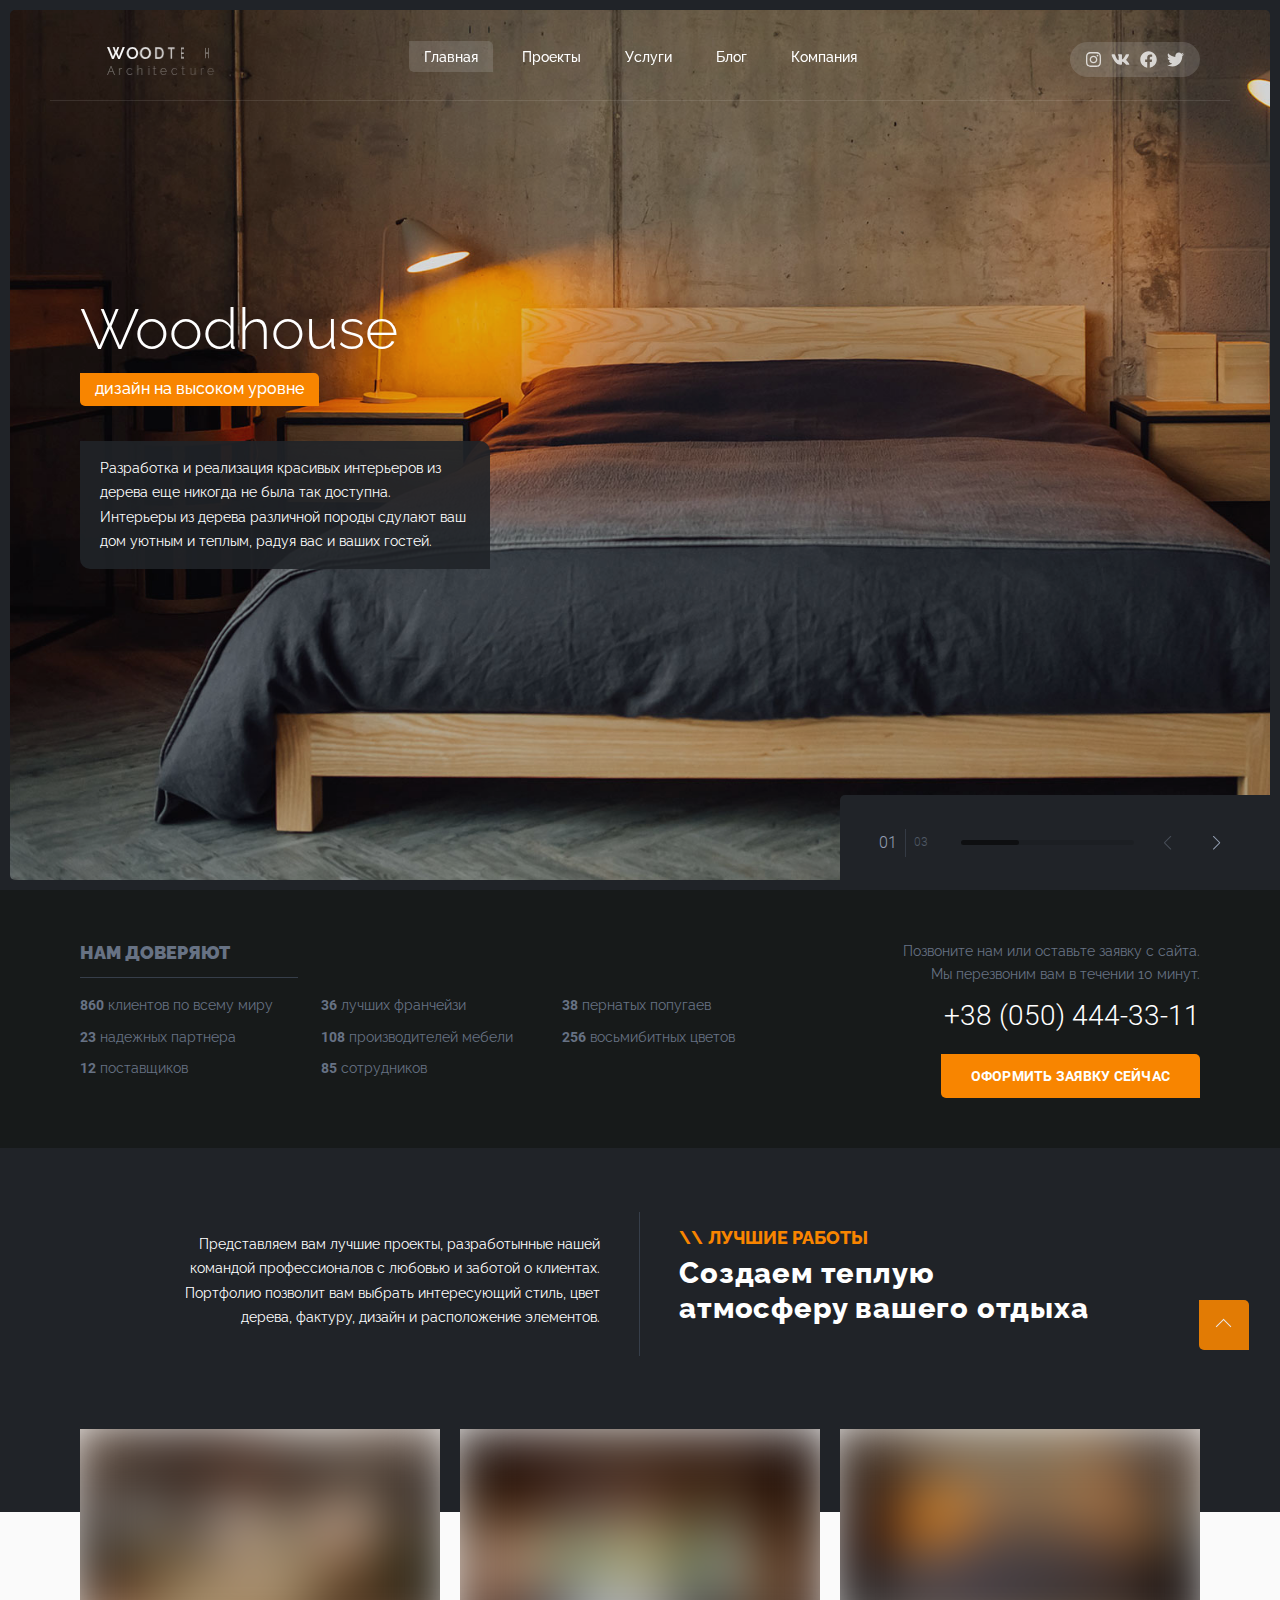
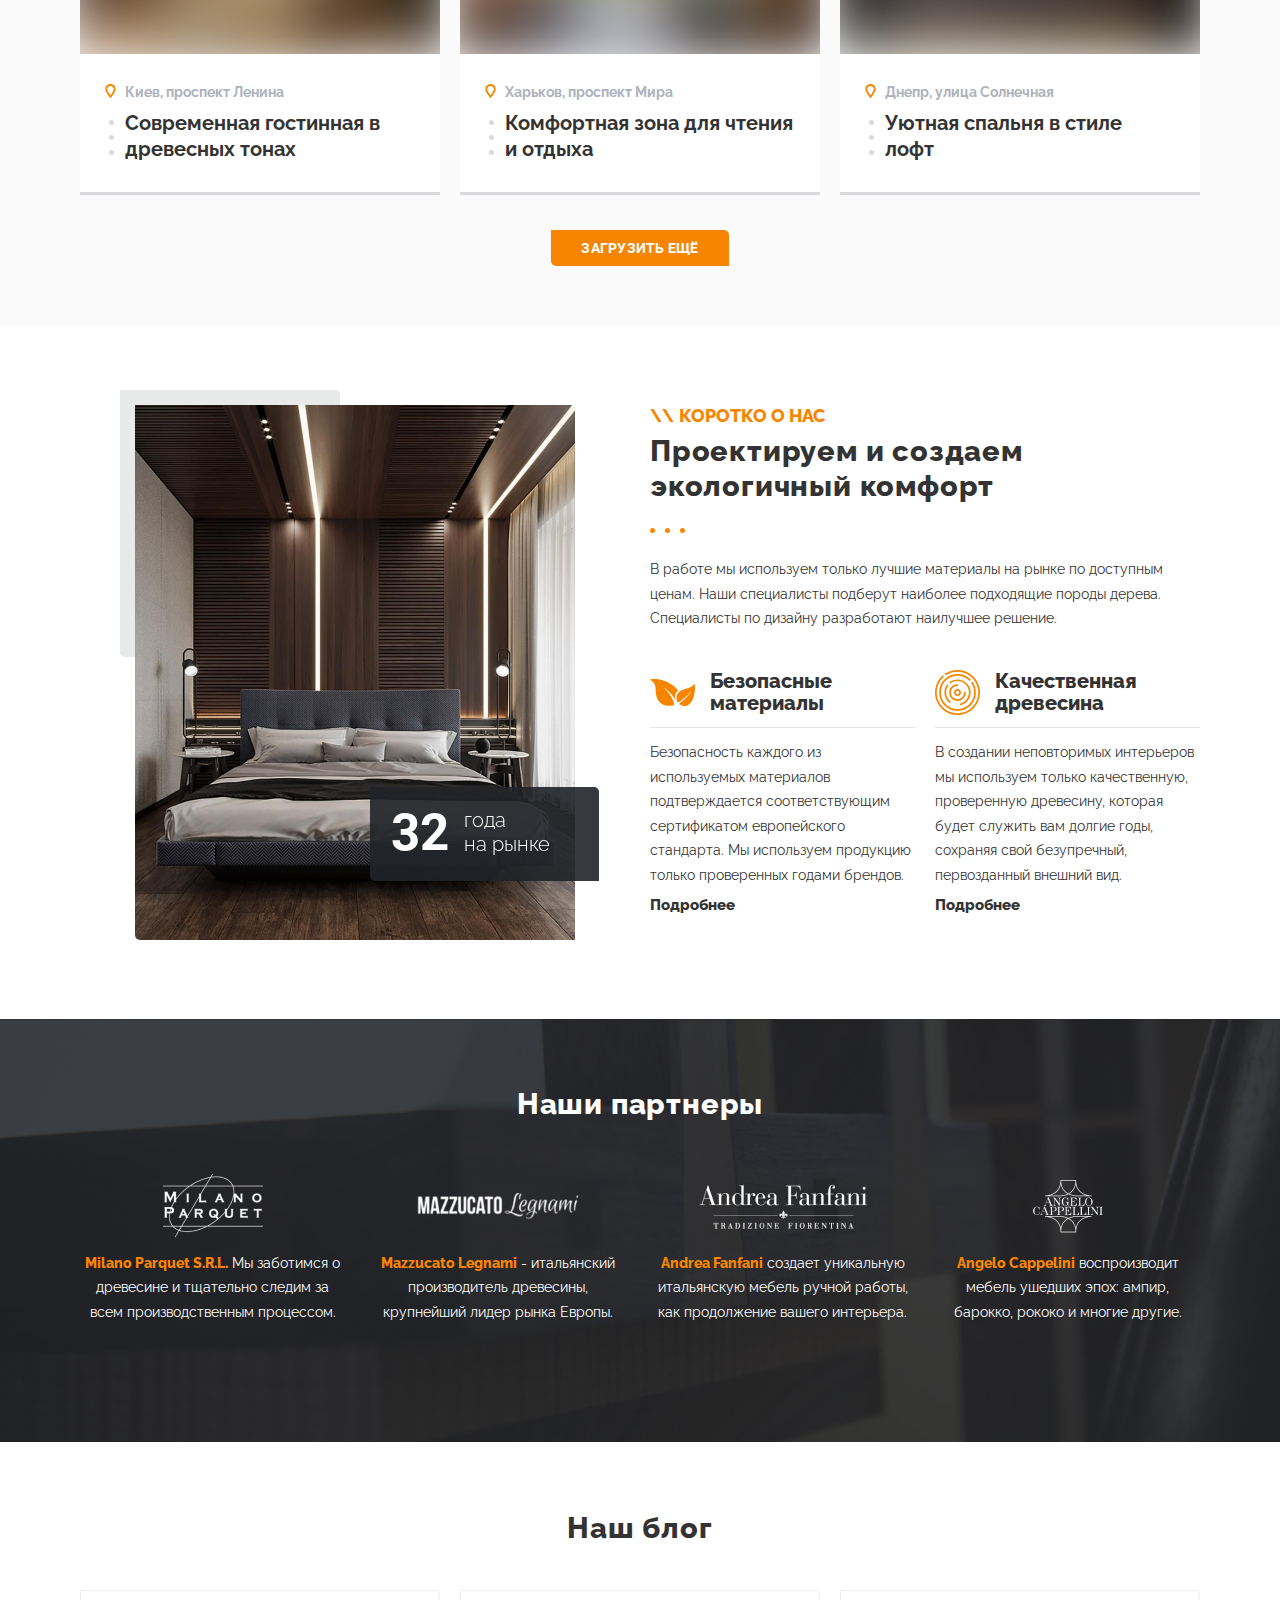
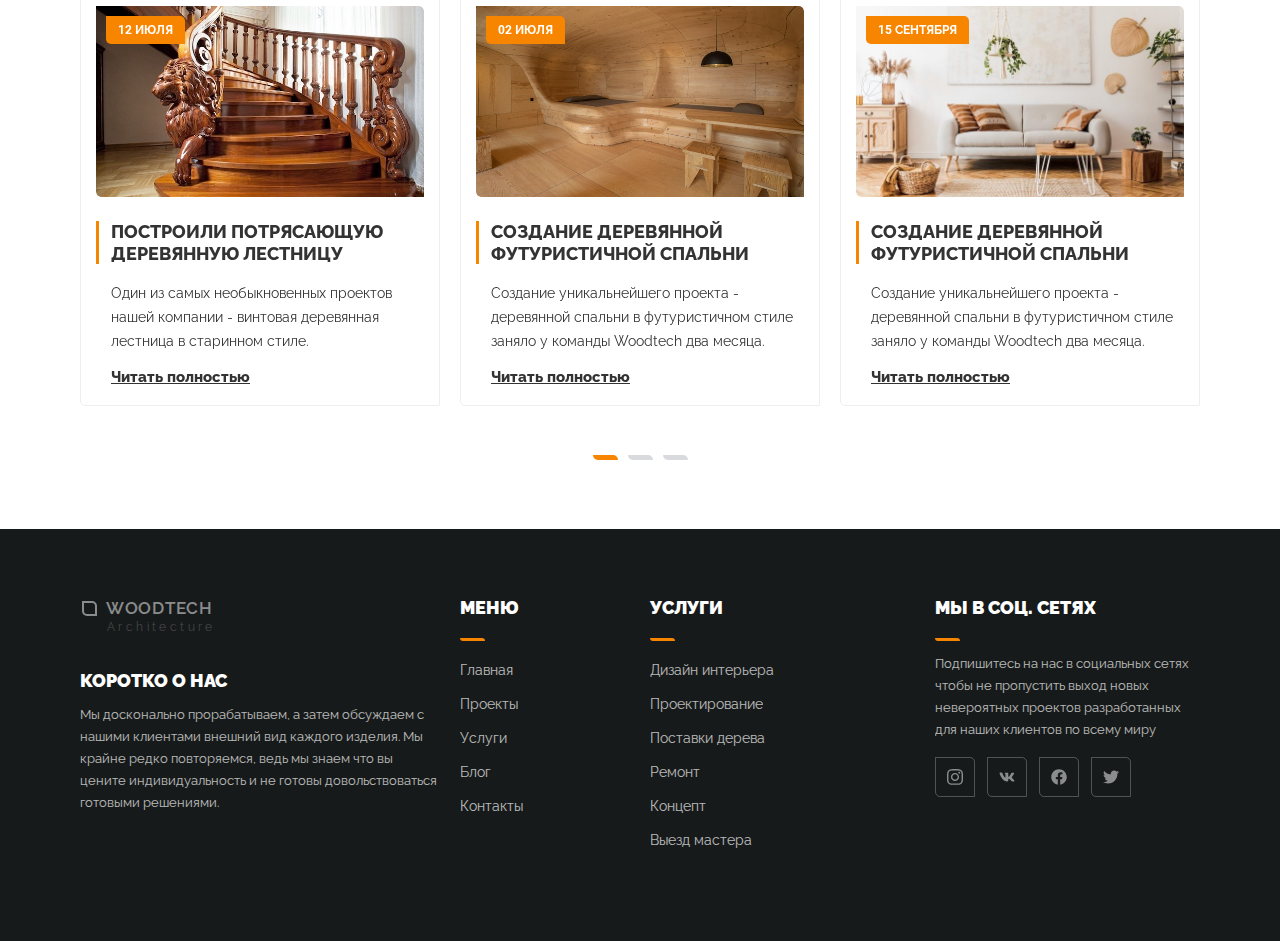
<file: index.html>
<!DOCTYPE html>
<html lang="ru">

<head>

	<meta charset="utf-8">
	<!-- <base href="/"> -->

	<title>Главная</title>
	<meta name="description" content="Компания Woodhouse - Создаём теплую атмосферу Вашего отдыха">

	<meta name="viewport" content="width=device-width, initial-scale=1.0, minimum-scale=1.0, maximum-scale=1.0, user-scalable=no">
	
	<link rel="icon" href="images/favicon.png">
	<!-- <meta property="og:image" content="images/image.jpg"> -->

   <!-- BOOTSTRAP -->
	<link rel="stylesheet" href="libs/bootstrap/css/bootstrap-reboot.min.css">
	<link rel="stylesheet" href="libs/bootstrap/css/bootstrap-grid.min.css">
   <!-- BOOTSTRAP -->

   <!-- LOZY LOADING IMG -->
   <link rel="stylesheet" href="libs/progressive-image/dist/progressive-image.css">
   <script src="libs/progressive-image/dist/progressive-image.js" defer></script>
   <!-- / LOZY LOADING IMG -->

   <!-- SWIPER SLIDER -->
   <link rel="stylesheet" href="libs/swiper.js/swiper.min.css">
   <script src="libs/swiper.js/swiper.min.js" defer></script>
   <!-- / SWIPER SLIDER -->

   <!-- MICROMODAL -->
   <link rel="stylesheet" href="libs/micromodal/micromodal.css">
   <script src="libs/micromodal/micromodal.min.js" defer></script>
   <!-- / MICROMODAL -->

   <!-- GSAP -->
   <script src="libs/gsap/dist/gsap.min.js" defer></script>
   <!-- / GSAP -->

   <!-- INERT JS -->
   <script src="libs/inert_js/inert.js" defer></script>
   <!-- / INERT JS -->

   <!-- CUSTOM STYLES -->
	<link rel="stylesheet" href="css/main.css?v=5">
	<link rel="stylesheet" href="css/media.css">
   <!-- / CUSTOM STYLES -->

   <!-- CUSTOM JS -->
	<script src="js/common.js?v=5" defer></script>
   <!-- / CUSTOM JS -->
</head>

<body>

   <!-- NAVBAR -->
   <div class="navbar" id="navbar">
      <div class="container">
         <div class="row">
            <div class="col-6 col-md-3">
               <div class="logo">
                  <span class="logo__link">
                     <i class="js-animate-logo-icon"></i>
                     <span class="js-animate logo__title">woodtech</span>
                     <span class="js-animate logo__subtitle">Architecture</span>
                  </span>
               </div>
            </div>
            <nav class="col-6 col-md-9 col-lg-6 menu-container">
               <button class="menu-toggle" aria-label="Открыть меню">
                  <span id="hamburger">
                     <span></span>
                     <span></span>
                     <span></span>
                   </span>
                   <span id="cross">
                     <span></span>
                     <span></span>
                   </span>
               </button>
               <ul class="top-menu">
                  <li class="top-menu__item"><span class="top-menu__link">Главная</span></li>
                  <li class="top-menu__item"><a href="projects.html" class="top-menu__link">Проекты</a></li>
                  <li class="top-menu__item"><a href="services.html" class="top-menu__link">Услуги</a></li>
                  <li class="top-menu__item"><a href="blog.html" class="top-menu__link">Блог</a></li>
                  <li class="top-menu__item"><a href="company.html" class="top-menu__link">Компания</a></li>
               </ul>
            </nav>
            <div class="col-lg-3 d-none d-lg-block nav-soc-wrap">
               <ul class="nav-soc" aria-label="Социальные сети">
                  <li class="nav-soc__item"><a href="#" class="nav-soc__link" target="_blank" aria-label="Инстраграмм">
                     <img loading="lazy" src="images/icon-soc/white/instagram-brands.svg" alt="Иконка Инстраграмм">
                  </a></li>
                  <li class="nav-soc__item"><a href="#" class="nav-soc__link" target="_blank" aria-label="Вконтакте">
                     <img loading="lazy" src="images/icon-soc/white/vk.svg" alt="Иконка Вконтакте">
                  </a></li>
                  <li class="nav-soc__item"><a href="#" class="nav-soc__link" target="_blank" aria-label="Фейсбук">
                     <img loading="lazy" src="images/icon-soc/white/facebook-brands.svg" alt="Иконка Фейсбук">
                  </a></li>
                  <li class="nav-soc__item"><a href="#" class="nav-soc__link" target="_blank" aria-label="Твитер">
                     <img loading="lazy" src="images/icon-soc/white/twitter-brands.svg" alt="Иконка Твитер">
                  </a></li>
               </ul>
            </div>
         </div>
      </div>
   </div>
   <!-- \ NAVBAR -->

   <!-- HOVE SLIDER -->
   <div class="home-slider">
      <div class="swiper-wrapper">
         <div class="swiper-slide home-slider__slide" style="background-image: url('images/portfolio/interior-3.jpg');">
            <div class="container">
               <h2 data-animate="bottom" class="home-slider__heading">Woodhouse дизайн на высоком уровне</h2>
               <p data-animate="bottom" class="home-slider__text">Разработка и реализация красивых интерьеров из дерева еще никогда не была так доступна. Интерьеры из дерева различной породы сдулают ваш дом уютным и теплым, радуя вас и ваших гостей.</p>
            </div>
         </div>
         <div class="swiper-slide home-slider__slide" style="background-image: url('images/portfolio/interior-1.jpg');">
            <div class="container">
               <h2 data-animate="bottom" class="home-slider__heading">Интерьер в современном стиле</h2>
               <p data-animate="bottom" class="home-slider__text">Разработка и реализация красивых интерьеров из дерева еще никогда не была так доступна. Интерьеры из дерева различной породы сдулают ваш дом уютным и теплым, радуя вас и ваших гостей.</p>
            </div>
         </div>
         <div class="swiper-slide home-slider__slide" style="background-image: url('images/portfolio/installation-1.jpg');">
            <div class="container">
               <h2 data-animate="bottom" class="home-slider__heading">Деревянные инсталяции любой сложности</h2>
               <p data-animate="bottom" class="home-slider__text">Разработка и реализация красивых интерьеров из дерева еще никогда не была так доступна. Интерьеры из дерева различной породы сдулают ваш дом уютным и теплым, радуя вас и ваших гостей.</p>
            </div>
         </div>
      </div>
      <div class="row home-slider__bottom">
         <div class="col-3 home-slider__pagination-wrapper">
            <div class="home-slider__pagination swiper-pagination"></div>
         </div>
         <div class="col-6">
            <div class="home-slider__scrollbar swiper-scrollbar"></div>
         </div>
         <div class="col-3 home-slider__nav">
            <button class="home-slider__prev swiper-button-prev" aria-label="Предыдущий слайд"></button>
            <button class="home-slider__next swiper-button-next" aria-label="Следующий слайд"></button>
         </div>
      </div>
   </div>
   <!-- \ HOVE SLIDER -->

   <!-- HOME CALLBACK -->
   <section class="home-callback">
      <div class="container">
         <div class="row">

            <div class="col-xl-8 col-lg-6">
               <h3 class="home-callback__header">Нам доверяют</h3>
               <ul class="home-callback__list">
                  <li>860 клиентов по всему миру</li>
                  <li>36 лучших франчейзи</li>
                  <li>38 пернатых попугаев</li>
                  <li>23 надежных партнера</li>
                  <li>108 производителей мебели</li>
                  <li>256 восьмибитных цветов</li>
                  <li>12 поставщиков</li>
                  <li>85 сотрудников</li>
               </ul>
            </div>

            <div class="col-xl-4 col-lg-6 home-callback__text-right">
               <p>Позвоните нам или оставьте заявку с сайта.<br>Мы перезвоним вам в течении 10 минут.</p>
               <a href="tel:+380504443311" class="home-callback__phone phone-big" title="Позвонить...">+38 (050) 444-33-11</a>
               <button class="home-callback__button button" data-modal-open="modal" data-form="Форма секции Нам Доверяют">оформить заявку сейчас</button>
            </div>

         </div>
      </div>
   </section>
   <!-- \ HOME CALLBACK -->

   <!-- BEST WORKS -->
   <section class="best-works">

      <div class="best-works__top">
         <div class="container">
            <div class="row">
               <div class="col-xl-10 offset-xl-1 col-lg-12 best-works__top-wrapper">
                  <div class="best-works__left best-works__top-item">
                     <p>Представляем вам лучшие проекты, разработынные нашей командой профессионалов с любовью и заботой о клиентах.
                        Портфолио позволит вам выбрать интересующий стиль, цвет дерева, фактуру, дизайн и расположение элементов.</p>
                  </div>
                  <div class="best-works__right best-works__top-item">
                     <div class="section-title">
                        <h2 class="section-title__name">Лучшие работы</h2>
                        <p class="section-title__desc">Создаем теплую атмосферу вашего отдыха</p>
                     </div>
                  </div>
               </div>
            </div>
         </div>
      </div>

      <div class="best-works__bottom">
         <div class="container">
            <div class="row">

               <div class="col-md-4 best-works__item-wrapper">
                  <div class="best-item">
                     <a href="#" data-href="images/best-works/1.jpg" class="progressive replace best-item__progressive best-works__img-wrapper">
                        <img src="images/best-works/1-tiny.jpg" class="preview" alt="image" width="20px" height="13px" loading="lazy" />
                     </a>
                     <div class="best-item__content">
                        <div class="adress-line__wrapper">
                           <a href="#" class="adress-line" title="Киев, проспект Ленина">Киев, проспект Ленина</a>
                        </div>
                        <a href="#" class="best-item__desc">Современная гостинная в древесных тонах</a>
                     </div>
                  </div>
               </div>

               <div class="col-md-4 best-works__item-wrapper">
                  <div class="best-item">
                     <a href="#" data-href="images/best-works/2.jpg" class="progressive replace best-item__progressive best-works__img-wrapper">
                        <img src="images/best-works/2-tiny.jpg" class="preview" alt="image" width="20px" height="13px" loading="lazy" />
                     </a>
                     <div class="best-item__content">
                        <div class="adress-line__wrapper">
                           <a href="#" class="adress-line" title="Харьков, проспект Мира">Харьков, проспект Мира</a>
                        </div>
                        <a href="#" class="best-item__desc">Комфортная зона для чтения и отдыха</a>
                     </div>
                  </div>
               </div>

               <div class="col-md-4 best-works__item-wrapper">
                  <div class="best-item">
                     <a href="#" data-href="images/best-works/3.jpg" class="progressive replace best-item__progressive best-works__img-wrapper">
                        <img src="images/best-works/3-tiny.jpg" class="preview" alt="image" width="20px" height="13px" loading="lazy" />
                     </a>
                     <div class="best-item__content">
                        <div class="adress-line__wrapper">
                           <a href="#" class="adress-line" title="Днепр, улица Солнечная">Днепр, улица Солнечная</a>
                        </div>
                        <a href="#" class="best-item__desc">Уютная спальня в стиле лофт</a>
                     </div>
                  </div>
               </div>

               <div class="best-works__button-wrapper">
                  <a href="#" class="button">
                     <span class="button__text">Загрузить ещё</span>
                  </a>
               </div>

            </div>
         </div>
      </div>

   </section>
   <!-- \ BEST WORKS -->

   <!-- ADVANTAGES -->
   <section class="advantages">
      <div class="container">
         <div class="row">

            <div class="col-md-6 advantages-slider-wrapper">
               <div class="advantages-slider">

                  <div class="swiper-wrapper">
                     <div class="swiper-slide">
                        <img loading="lazy" src="images/interior-6_adv.jpg" alt="#">
                     </div>
                     <div class="swiper-slide">
                        <img loading="lazy" src="images/interior-8_adv.jpg" alt="#">
                     </div>
                  </div>

                  <div class="advantages-slider__caption">
                     32 года на рынке
                  </div>
               </div>
            </div>

            <div class="col-md-6">
               <div class="section-title section-title_dotted">
                  <h2 class="section-title__name">коротко о нас</h2>
                  <p class="section-title__desc">Проектируем и создаем экологичный комфорт</p>
                  <p class="section-title__paragraph">В работе мы используем только лучшие материалы на рынке по доступным ценам. Наши специалисты подберут наиболее подходящие породы дерева. Специалисты по дизайну разработают наилучшее решение.</p>
               </div>
               <div class="row">
                  <div class="col-md-6 advantages__item-wrapper">
                     <div class="item-advantages">
                        <div class="item-advantages__body">
                           <a href="#" class="item-advantages__heading">
                              <img loading="lazy" src="images/adv/eco.svg" alt="">
                              <span class="item-advantages__heading_text">Безопасные материалы</span>
                           </a>
                           <p class="item-advantages__desc">Безопасность каждого из используемых материалов подтверждается соответствующим сертификатом европейского стандарта. Мы используем продукцию только проверенных годами брендов.</p>
                        </div>
                        <a href="#" class="read-more item-advantages__more">Подробнее</a>
                     </div>
                  </div>
                  <div class="col-md-6 advantages__item-wrapper">
                     <div class="item-advantages">
                        <div class="item-advantages__body">
                           <a href="#" class="item-advantages__heading">
                              <img loading="lazy" src="images/adv/wood-cut.svg" alt="">
                              <span class="item-advantages__heading_text">Качественная древесина</span>
                           </a>
                           <p class="item-advantages__desc">В создании неповторимых интерьеров мы используем только качественную, проверенную древесину, которая будет служить вам долгие годы, сохраняя свой безупречный, первозданный внешний вид.</p>
                        </div>
                        <a href="#" class="read-more item-advantages__more">Подробнее</a>
                     </div>
                  </div>
               </div>
            </div>

         </div>
      </div>
   </section>
   <!-- \ ADVANTAGES -->

   <!-- OUR PARTNERS -->
   <section class="our-patners" style="background-image: url('./images/our-partners/bg.png');">
      <div class="container">
         <h2 class="our-patners__title section-title__desc">Наши партнеры</h2>
         
         <ul class="our-patners__list row">
            <li class="partner col-lg-3 col-md-6">
               <div class="partner__logo">
                  <img loading="lazy" src="./images/our-partners/partner_1.png" alt="image partner">
               </div>
               <p><a href="#" class="partner__name">Milano Parquet S.R.L.</a> Мы заботимся о древесине и тщательно следим за всем производственным процессом.</p>
            </li>
            <li class="partner col-lg-3 col-md-6">
               <div class="partner__logo">
                  <img loading="lazy" src="./images/our-partners/partner_2.png" alt="image partner">
               </div>
               <p><a href="#" class="partner__name">Mazzucato Legnami</a> - итальянский производитель древесины, крупнейший лидер рынка Европы.</p>
            </li>
            <li class="partner col-lg-3 col-md-6">
               <div class="partner__logo">
                  <img loading="lazy" src="./images/our-partners/partner_3.png" alt="image partner">
               </div>
               <p><a href="#" class="partner__name">Andrea Fanfani</a> создает уникальную итальянскую мебель ручной работы, как продолжение вашего интерьера.</p>
            </li>
            <li class="partner col-lg-3 col-md-6">
               <div class="partner__logo">
                  <img loading="lazy" src="./images/our-partners/partner_4.png" alt="image partner">
               </div>
               <p><a href="#" class="partner__name">Angelo Cappelini</a> воспроизводит мебель ушедших эпох: ампир, барокко, рококо и многие другие.</p>
            </li>
         </ul>
      </div>
   </section>
   <!-- \ OUR PARTNERS -->

   <!-- OUR BLOG -->
   <section class="our-blog">
      <div class="container">
         <h2 class="our-blog__title section-title__desc">Наш блог</h2>

         <div class="our-blog__content">

            <div class="our-blog-slider">

               <div class="swiper-wrapper our-blog-slider__wrapper">

                  <div class="blog-item swiper-slide">
                     <div class="blog-item__wrapper">
                        <div class="blog-item__bg">
                           <span class="blog-item__data"><span>12</span> июля</span>
                           <img loading="lazy" class="blog-item__bg_img swiper-lazy" data-src="./images/blog/1.jpg" alt="blog image">
                           <div class="swiper-lazy-preloader"></div>
                        </div>
                        <div class="blog-item__body">
                           <div class="blog-item__text">
                              <h4 class="blog-item__title">Построили потрясающую деревянную лестницу</h4>
                              <p>Один из самых необыкновенных проектов нашей компании - винтовая деревянная лестница в старинном стиле.</p>
                           </div>
                           <a href="#" class="blog-item__link">Читать полностью</a>
                        </div>
                     </div>
                  </div>

                  <div class="blog-item swiper-slide">
                     <div class="blog-item__wrapper">
                        <div class="blog-item__bg">
                           <span class="blog-item__data"><span>02</span> июля</span>
                           <img loading="lazy" class="blog-item__bg_img swiper-lazy" data-src="./images/blog/2.jpg" alt="blog image">
                           <div class="swiper-lazy-preloader"></div>
                        </div>
                        <div class="blog-item__body">
                           <div class="blog-item__text">
                              <h4 class="blog-item__title">Создание деревянной футуристичной спальни</h4>
                              <p>Создание уникальнейшего проекта - деревянной спальни в футуристичном стиле заняло у команды Woodtech два месяца.</p>
                           </div>
                           <a href="#" class="blog-item__link">Читать полностью</a>
                        </div>
                     </div>
                  </div>

                  <div class="blog-item swiper-slide">
                     <div class="blog-item__wrapper">
                        <div class="blog-item__bg">
                           <span class="blog-item__data"><span>15</span> сентября</span>
                           <img loading="lazy" class="blog-item__bg_img swiper-lazy" data-src="./images/blog/3.jpg" alt="blog image">
                           <div class="swiper-lazy-preloader"></div>
                        </div>
                        <div class="blog-item__body">
                           <div class="blog-item__text">
                              <h4 class="blog-item__title">Создание деревянной футуристичной спальни</h4>
                              <p>Создание уникальнейшего проекта - деревянной спальни в футуристичном стиле заняло у команды Woodtech два месяца.</p>
                           </div>
                           <a href="#" class="blog-item__link">Читать полностью</a>
                        </div>
                     </div>
                  </div>

                  <div class="blog-item swiper-slide">
                     <div class="blog-item__wrapper">
                        <div class="blog-item__bg">
                           <span class="blog-item__data"><span>10</span> ноября</span>
                           <img loading="lazy" class="blog-item__bg_img swiper-lazy" data-src="./images/blog/4.jpg" alt="blog image">
                           <div class="swiper-lazy-preloader"></div>
                        </div>
                        <div class="blog-item__body">
                           <div class="blog-item__text">
                              <h4 class="blog-item__title">Создание деревянной футуристичной спальни</h4>
                              <p>Создание уникальнейшего проекта - деревянной спальни в футуристичном стиле заняло у команды Woodtech два месяца.</p>
                           </div>
                           <a href="#" class="blog-item__link">Читать полностью</a>
                        </div>
                     </div>
                  </div>

                  <div class="blog-item blog-item-more swiper-slide">
                     <div class="blog-item-more__bg">
                        <img loading="lazy" class="blog-item-more__bg_img" src="./images/blog/bg-more-link.jpg" alt="background image">
                        <a href="blog.html" class="blog-item-more__link">Перейти ко всем записям блога</a>
                     </div>
                  </div>
               </div>

               <div class="our-blog-slider__pagination"></div>

            </div>
         </div>
      </div>
   </section>
   <!--  \ OUR BLOG -->

   <!-- FOOTER -->
   <footer class="footer">
      <div class="container">
         <div class="row footer__wrap">

            <div class="col-lg-4">
               <div class="logo footer__logo">
                  <span class="logo__link">
                     <i></i>
                     <span class="logo__title">woodtech</span>
                     <span class="logo__subtitle">Architecture</span>
                  </span>
               </div>
               <h4 class="footer__title">Коротко о нас</h4>
               <p class="footer__description">Мы досконально прорабатываем, а затем обсуждаем с нашими клиентами внешний вид каждого изделия. Мы крайне редко повторяемся, ведь мы знаем что вы цените индивидуальность и не готовы довольствоваться готовыми решениями.</p>
            </div>

            <div class="col-3 col-sm-2">
               <h4 class="footer__title footer__title-decor">меню</h4>
               <ul class="footer__menu-list">
                  <li class="footer__menu-item"><a href="index.html" class="footer__menu-link">Главная</a></li>
                  <li class="footer__menu-item"><a href="projects.html" class="footer__menu-link">Проекты</a></li>
                  <li class="footer__menu-item"><a href="services.html" class="footer__menu-link">Услуги</a></li>
                  <li class="footer__menu-item"><a href="blog.html" class="footer__menu-link">Блог</a></li>
                  <li class="footer__menu-item"><a href="contacts.html" class="footer__menu-link">Контакты</a></li>
               </ul>
            </div>

            <div class="col-9 col-sm-4 col-md-3">
               <h4 class="footer__title footer__title-decor">услуги</h4>
               <ul class="footer__menu-list">
                  <li class="footer__menu-item"><a href="#" class="footer__menu-link">Дизайн интерьера</a></li>
                  <li class="footer__menu-item"><a href="#" class="footer__menu-link">Проектирование</a></li>
                  <li class="footer__menu-item"><a href="#" class="footer__menu-link">Поставки дерева</a></li>
                  <li class="footer__menu-item"><a href="#" class="footer__menu-link">Ремонт</a></li>
                  <li class="footer__menu-item"><a href="#" class="footer__menu-link">Концепт</a></li>
                  <li class="footer__menu-item"><a href="#" class="footer__menu-link">Выезд мастера</a></li>
               </ul>
            </div>

            <div class="col-sm-6 col-md-7 col-lg-3">
               <h4 class="footer__title footer__title-decor">мы в соц. сетях</h4>
               <p class="footer__description">Подпишитесь на нас в социальных сетях чтобы не пропустить выход новых невероятных проектов разработанных для наших клиентов по всему миру</p>
               
               <ul class="footer__social-list">
                  <li>
                     <a href="#" class="footer__social-link">
                        <img loading="lazy" src="./images/icon-soc/white/instagram-brands.svg" alt="icon instagram">
                     </a>
                  </li>
                  <li>
                     <a href="#" class="footer__social-link">
                        <img loading="lazy" src="./images/icon-soc/white/vk.svg" alt="icon vk">
                     </a>
                  </li>
                  <li>
                     <a href="#" class="footer__social-link">
                        <img loading="lazy" src="./images/icon-soc/white/facebook-brands.svg" alt="icon facebook">
                     </a>
                  </li>
                  <li>
                     <a href="#" class="footer__social-link">
                        <img loading="lazy" src="./images/icon-soc/white/twitter-brands.svg" alt="icon twiter">
                     </a>
                  </li>
               </ul>
            </div>
         </div>
      </div>
   </footer>
   <!-- / FOOTER -->

   <!-- MODAL WINDOWS -->
   <div class="modal micromodal-slide" id="modal">
      <div class="modal__overlay" data-modal-close>
         <div class="modal__container">

            <header class="modal__header">
               <h2 class="modal__title">Оформить заявку</h2>
               <button class="modal__close" title="Закрыть окно" aria-label="Закрыть окно" data-modal-close=""></button>
               
               <form>
                  <input type="text" name="Имя" placeholder="Ваше имя...">
                  <input type="tel" name="Телефон" placeholder="Ваш телефон...">
                  <textarea name="Комментарий" rows="4" placeholder="Комментарий..."></textarea>
                  <input type="hidden" name="form">
                  <div class="modal__footer">
                     <button class="button">Отправить</button>
                  </div>
               </form>
            </header>

         </div>
      </div>
   </div>
   <!-- \ MODAL WINDOWS -->

   <!-- SCROLL UP --> 
   <button class="scrollup" id="scroll-up" aria-roledescription="button" aria-label="scroll to top">
      <span class="scrollup__arrow"></span>
   </button>
   <!-- / SCROLL UP --> 

</body>
</html>
</file>
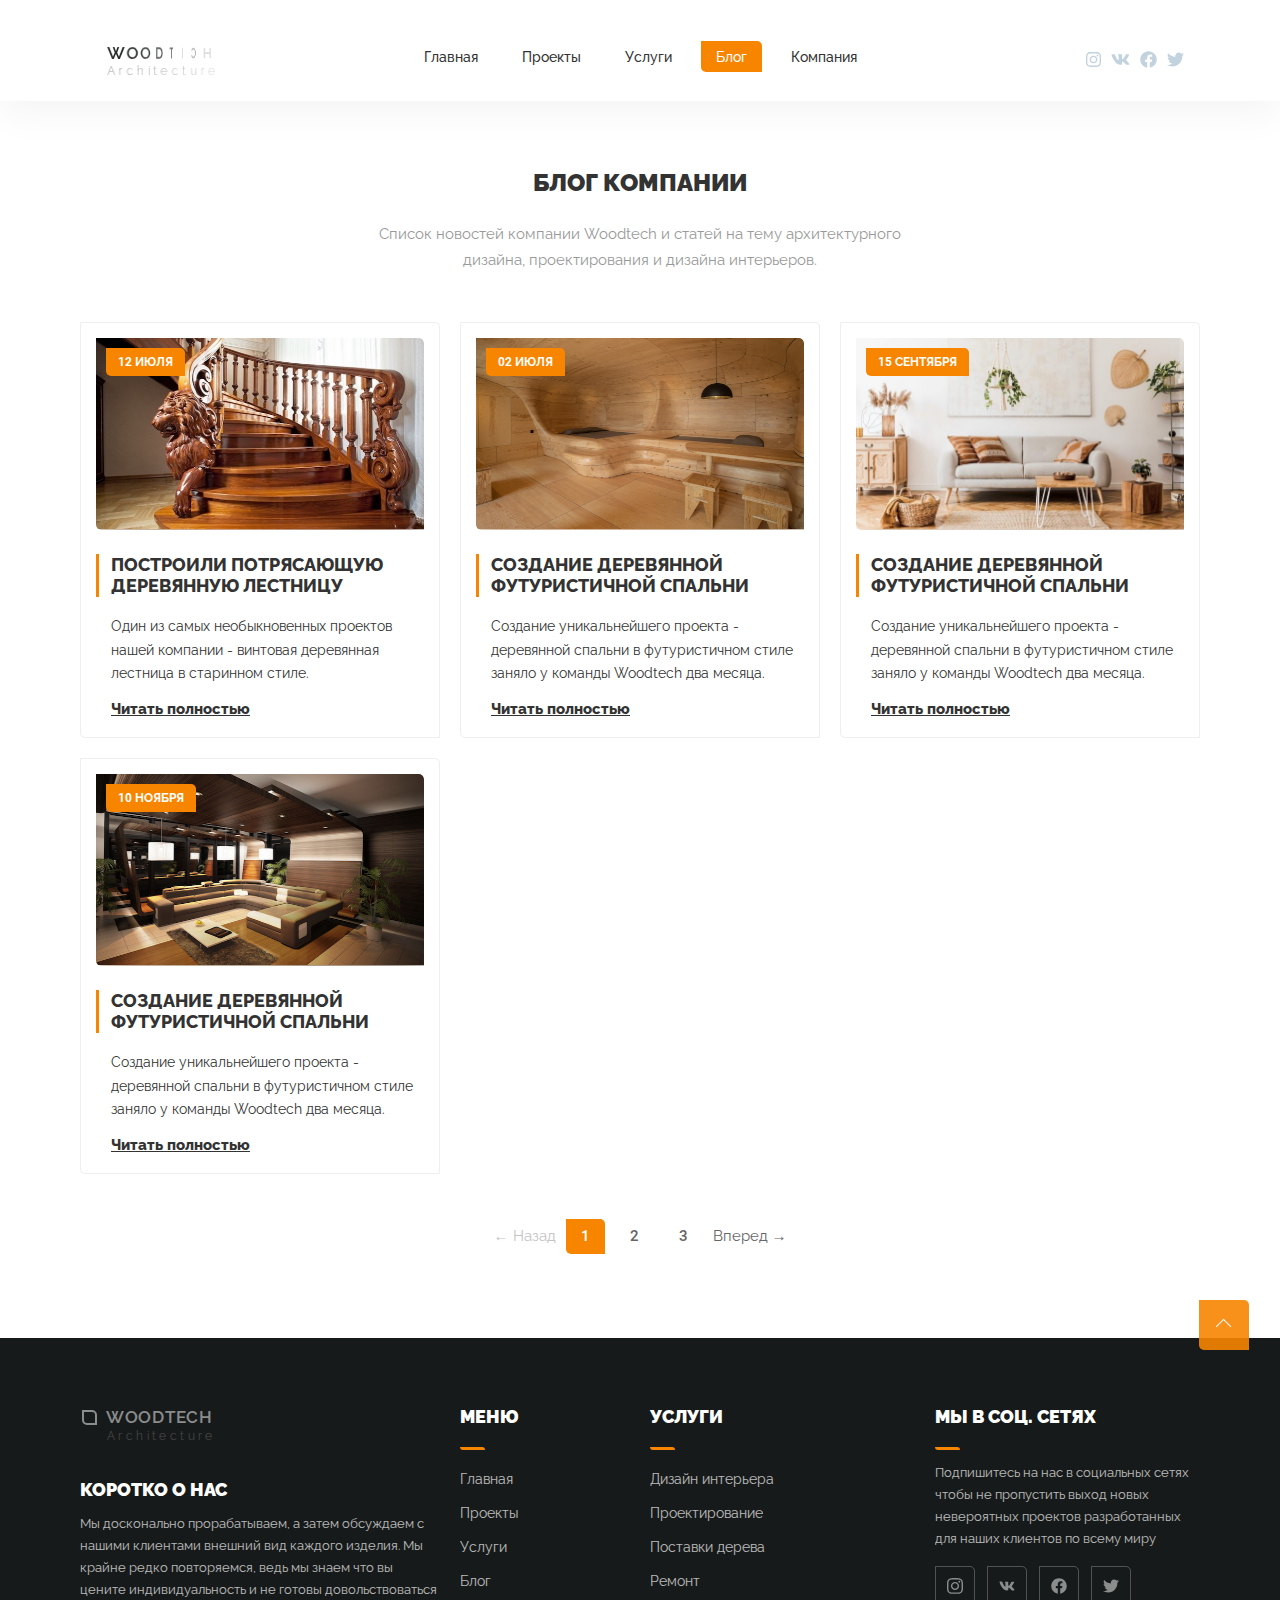
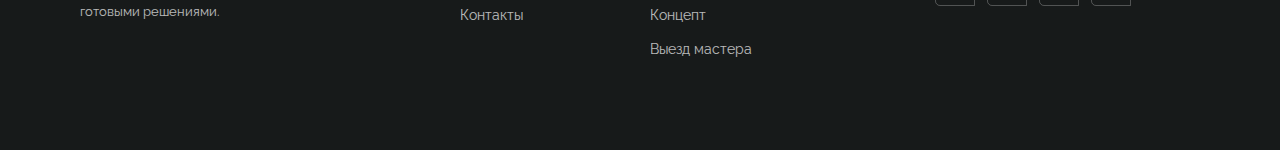
<file: blog.html>
<!DOCTYPE html>
<html lang="ru">

<head>

	<meta charset="utf-8">
	<!-- <base href="/"> -->

	<title>Блог компании</title>
	<meta name="description" content="Компания Woodhouse - Создаём теплую атмосферу Вашего отдыха">

	<meta name="viewport" content="width=device-width, initial-scale=1.0, minimum-scale=1.0, maximum-scale=1.0, user-scalable=no">
	
	<link rel="icon" href="images/favicon.png">
	<!-- <meta property="og:image" content="images/image.jpg"> -->

   <!-- BOOTSTRAP -->
	<link rel="stylesheet" href="libs/bootstrap/css/bootstrap-reboot.min.css">
	<link rel="stylesheet" href="libs/bootstrap/css/bootstrap-grid.min.css">
   <!-- / BOOTSTRAP -->

   <!-- LOZY LOADING IMG -->
   <link rel="stylesheet" href="libs/progressive-image/dist/progressive-image.css">
   <script src="libs/progressive-image/dist/progressive-image.js" defer></script>
   <!-- / LOZY LOADING IMG -->

   <!-- GSAP -->
   <script src="libs/gsap/dist/gsap.min.js" defer></script>
   <!-- / GSAP -->

   <!-- INERT JS -->
   <script src="libs/inert_js/inert.js" defer></script>
   <!-- / INERT JS -->

   <!-- CUSTOM STYLES -->
	<link rel="stylesheet" href="css/main.css?v=4">
	<link rel="stylesheet" href="css/media.css">
   <!-- / CUSTOM STYLES -->

   <!-- CUSTOM JS --> 
	<script src="js/common.js?v=4" defer></script>
    <!-- / CUSTOM JS --> 
</head>

<body>

   <!-- NAVBAR -->
   <div class="navbar navbar-deep" id="navbar">
      <div class="container">
         <div class="row">
            <div class="col-6 col-md-3">
               <div class="logo">
                  <a href="index.html" class="logo__link">
                     <i class="js-animate-logo-icon"></i>
                     <span class="js-animate logo__title">woodtech</span>
                     <span class="js-animate logo__subtitle">Architecture</span>
                  </a>
               </div>
            </div>
            <nav class="col-6 col-md-9 col-lg-6 menu-container">
               <button class="menu-toggle" aria-label="Открыть меню">
                  <span id="hamburger">
                     <span></span>
                     <span></span>
                     <span></span>
                   </span>
                   <span id="cross">
                     <span></span>
                     <span></span>
                   </span>
               </button>
               <ul class="top-menu">
                  <li class="top-menu__item"><a href="index.html" class="top-menu__link">Главная</a></li>
                  <li class="top-menu__item"><a href="projects.html" class="top-menu__link">Проекты</a></li>
                  <li class="top-menu__item"><a href="services.html" class="top-menu__link">Услуги</a></li>
                  <li class="top-menu__item"><span class="top-menu__link">Блог</span></li>
                  <li class="top-menu__item"><a href="company.html" class="top-menu__link">Компания</a></li>
               </ul>
            </nav>
            <div class="col-lg-3 d-none d-lg-block nav-soc-wrap">
               <ul class="nav-soc" aria-label="Социальные сети">
                  <li class="nav-soc__item"><a href="#" class="nav-soc__link" target="_blank" aria-label="Инстраграмм">
                     <img loading="lazy" src="images/icon-soc/deep/instagram-brands.svg" alt="Иконка Инстраграмм">
                  </a></li>
                  <li class="nav-soc__item"><a href="#" class="nav-soc__link" target="_blank" aria-label="Вконтакте">
                     <img loading="lazy" src="images/icon-soc/deep/vk.svg" alt="Иконка Вконтакте">
                  </a></li>
                  <li class="nav-soc__item"><a href="#" class="nav-soc__link" target="_blank" aria-label="Фейсбук">
                     <img loading="lazy" src="images/icon-soc/deep/facebook-brands.svg" alt="Иконка Фейсбук">
                  </a></li>
                  <li class="nav-soc__item"><a href="#" class="nav-soc__link" target="_blank" aria-label="Твитер">
                     <img loading="lazy" src="images/icon-soc/deep/twitter-brands.svg" alt="Иконка Твитер">
                  </a></li>
               </ul>
            </div>
         </div>
      </div>
   </div>
   <!-- \ NAVBAR -->

   <!-- BLOG COMPANY -->
   <section class="blog-company">
      <div class="container blog-company__container">
         <div class="inner-heading">
            <h2 class="section-inner-title">блог компании</h2>
            <p>Список новостей компании Woodtech и статей на тему архитектурного дизайна, проектирования и дизайна интерьеров.</p>
         </div>

         <div class="blog-company__body row">
            <div class="blog-item blog-item-noslide col-sm-6 col-lg-4">
               <div class="blog-item__wrapper">
                  <div class="blog-item__bg">
                     <span class="blog-item__data"><span>12</span> июля</span>
                     <a href="./images/blog/1.jpg" class="progressive replace blog-item__progressive" tabindex="-1">
                        <img src="./images/blog/1-tiny.jpg" class="preview blog-item__bg_img" alt="image" width="20px" height="100%" loading="lazy" />
                     </a>
                  </div>
                  <div class="blog-item__body">
                     <div class="blog-item__text">
                        <h4 class="blog-item__title">Построили потрясающую деревянную лестницу</h4>
                        <p>Один из самых необыкновенных проектов нашей компании - винтовая деревянная лестница в старинном стиле.</p>
                     </div>
                     <a href="#" class="blog-item__link">Читать полностью</a>
                  </div>
               </div>
            </div>

            <div class="blog-item blog-item-noslide col-sm-6 col-lg-4">
               <div class="blog-item__wrapper">
                  <div class="blog-item__bg">
                     <span class="blog-item__data"><span>02</span> июля</span>
                     <a href="./images/blog/2.jpg" class="progressive replace blog-item__progressive" tabindex="-1">
                        <img src="./images/blog/2-tiny.jpg" class="preview blog-item__bg_img" alt="image" width="20px" height="100%" loading="lazy" />
                     </a>
                  </div>
                  <div class="blog-item__body">
                     <div class="blog-item__text">
                        <h4 class="blog-item__title">Создание деревянной футуристичной спальни</h4>
                        <p>Создание уникальнейшего проекта - деревянной спальни в футуристичном стиле заняло у команды Woodtech два месяца.</p>
                     </div>
                     <a href="#" class="blog-item__link">Читать полностью</a>
                  </div>
               </div>
            </div>

            <div class="blog-item blog-item-noslide col-sm-6 col-lg-4">
               <div class="blog-item__wrapper">
                  <div class="blog-item__bg">
                     <span class="blog-item__data"><span>15</span> сентября</span>
                     <a href="./images/blog/3.jpg" class="progressive replace blog-item__progressive" tabindex="-1">
                        <img src="./images/blog/3-tiny.jpg" class="preview blog-item__bg_img" alt="image" width="20px" height="100%" loading="lazy" />
                     </a>
                  </div>
                  <div class="blog-item__body">
                     <div class="blog-item__text">
                        <h4 class="blog-item__title">Создание деревянной футуристичной спальни</h4>
                        <p>Создание уникальнейшего проекта - деревянной спальни в футуристичном стиле заняло у команды Woodtech два месяца.</p>
                     </div>
                     <a href="#" class="blog-item__link">Читать полностью</a>
                  </div>
               </div>
            </div>

            <div class="blog-item blog-item-noslide col-sm-6 col-lg-4">
               <div class="blog-item__wrapper">
                  <div class="blog-item__bg">
                     <span class="blog-item__data"><span>10</span> ноября</span>
                     <a href="./images/blog/4.jpg" class="progressive replace blog-item__progressive" tabindex="-1">
                        <img src="./images/blog/4-tiny.jpg" class="preview blog-item__bg_img" alt="image" width="20px" height="100%" loading="lazy" />
                     </a>
                  </div>
                  <div class="blog-item__body">
                     <div class="blog-item__text">
                        <h4 class="blog-item__title">Создание деревянной футуристичной спальни</h4>
                        <p>Создание уникальнейшего проекта - деревянной спальни в футуристичном стиле заняло у команды Woodtech два месяца.</p>
                     </div>
                     <a href="#" class="blog-item__link">Читать полностью</a>
                  </div>
               </div>
            </div>
         </div>

         <nav class="pagination" role="navigation">
            <div class="screen-reader-text">Навигация по записям блога</div>
            <div class="pagination__links">
                <span class="pagination__arrow pagination__prev" href="#">&#8592 Назад</span>
                <span class="pagination__numbers pagination__current">1</span>
                <a class="pagination__numbers" href="#">2</a>
                <a class="pagination__numbers" href="#">3</a>
                <a class="pagination__arrow pagination__next" href="#">Вперед &#8594</a>
            </div>
        </nav>


      </div>
   </section>
   <!--  \ OUR BLOG -->

   <!-- FOOTER -->
   <footer class="footer">
      <div class="container">
         <div class="row footer__wrap">

            <div class="col-lg-4">
               <div class="logo footer__logo">
                  <a href="index.html" class="logo__link">
                     <i></i>
                     <span class="logo__title">woodtech</span>
                     <span class="logo__subtitle">Architecture</span>
                  </a>
               </div>
               <h4 class="footer__title">Коротко о нас</h4>
               <p class="footer__description">Мы досконально прорабатываем, а затем обсуждаем с нашими клиентами внешний вид каждого изделия. Мы крайне редко повторяемся, ведь мы знаем что вы цените индивидуальность и не готовы довольствоваться готовыми решениями.</p>
            </div>

            <div class="col-3 col-sm-2">
               <h4 class="footer__title footer__title-decor">меню</h4>
               <ul class="footer__menu-list">
                  <li class="footer__menu-item"><a href="index.html" class="footer__menu-link">Главная</a></li>
                  <li class="footer__menu-item"><a href="projects.html" class="footer__menu-link">Проекты</a></li>
                  <li class="footer__menu-item"><a href="services.html" class="footer__menu-link">Услуги</a></li>
                  <li class="footer__menu-item"><a href="blog.html" class="footer__menu-link">Блог</a></li>
                  <li class="footer__menu-item"><a href="#" class="footer__menu-link">Контакты</a></li>
               </ul>
            </div>

            <div class="col-9 col-sm-4 col-md-3">
               <h4 class="footer__title footer__title-decor">услуги</h4>
               <ul class="footer__menu-list">
                  <li class="footer__menu-item"><a href="#" class="footer__menu-link">Дизайн интерьера</a></li>
                  <li class="footer__menu-item"><a href="#" class="footer__menu-link">Проектирование</a></li>
                  <li class="footer__menu-item"><a href="#" class="footer__menu-link">Поставки дерева</a></li>
                  <li class="footer__menu-item"><a href="#" class="footer__menu-link">Ремонт</a></li>
                  <li class="footer__menu-item"><a href="#" class="footer__menu-link">Концепт</a></li>
                  <li class="footer__menu-item"><a href="#" class="footer__menu-link">Выезд мастера</a></li>
               </ul>
            </div>

            <div class="col-sm-6 col-md-7 col-lg-3">
               <h4 class="footer__title footer__title-decor">мы в соц. сетях</h4>
               <p class="footer__description">Подпишитесь на нас в социальных сетях чтобы не пропустить выход новых невероятных проектов разработанных для наших клиентов по всему миру</p>
               
               <ul class="footer__social-list">
                  <li>
                     <a href="#" class="footer__social-link">
                        <img loading="lazy" src="./images/icon-soc/white/instagram-brands.svg" alt="icon instagram">
                     </a>
                  </li>
                  <li>
                     <a href="#" class="footer__social-link">
                        <img loading="lazy" src="./images/icon-soc/white/vk.svg" alt="icon vk">
                     </a>
                  </li>
                  <li>
                     <a href="#" class="footer__social-link">
                        <img loading="lazy" src="./images/icon-soc/white/facebook-brands.svg" alt="icon facebook">
                     </a>
                  </li>
                  <li>
                     <a href="#" class="footer__social-link">
                        <img loading="lazy" src="./images/icon-soc/white/twitter-brands.svg" alt="icon twiter">
                     </a>
                  </li>
               </ul>
            </div>
         </div>
      </div>
   </footer>
   <!-- / FOOTER -->


   <!-- SCROLL UP --> 
   <button class="scrollup" id="scroll-up" aria-roledescription="button" aria-label="scroll to top">
         <span class="scrollup__arrow"></span>
   </button>
   <!-- / SCROLL UP --> 

</body>
</html>
</file>
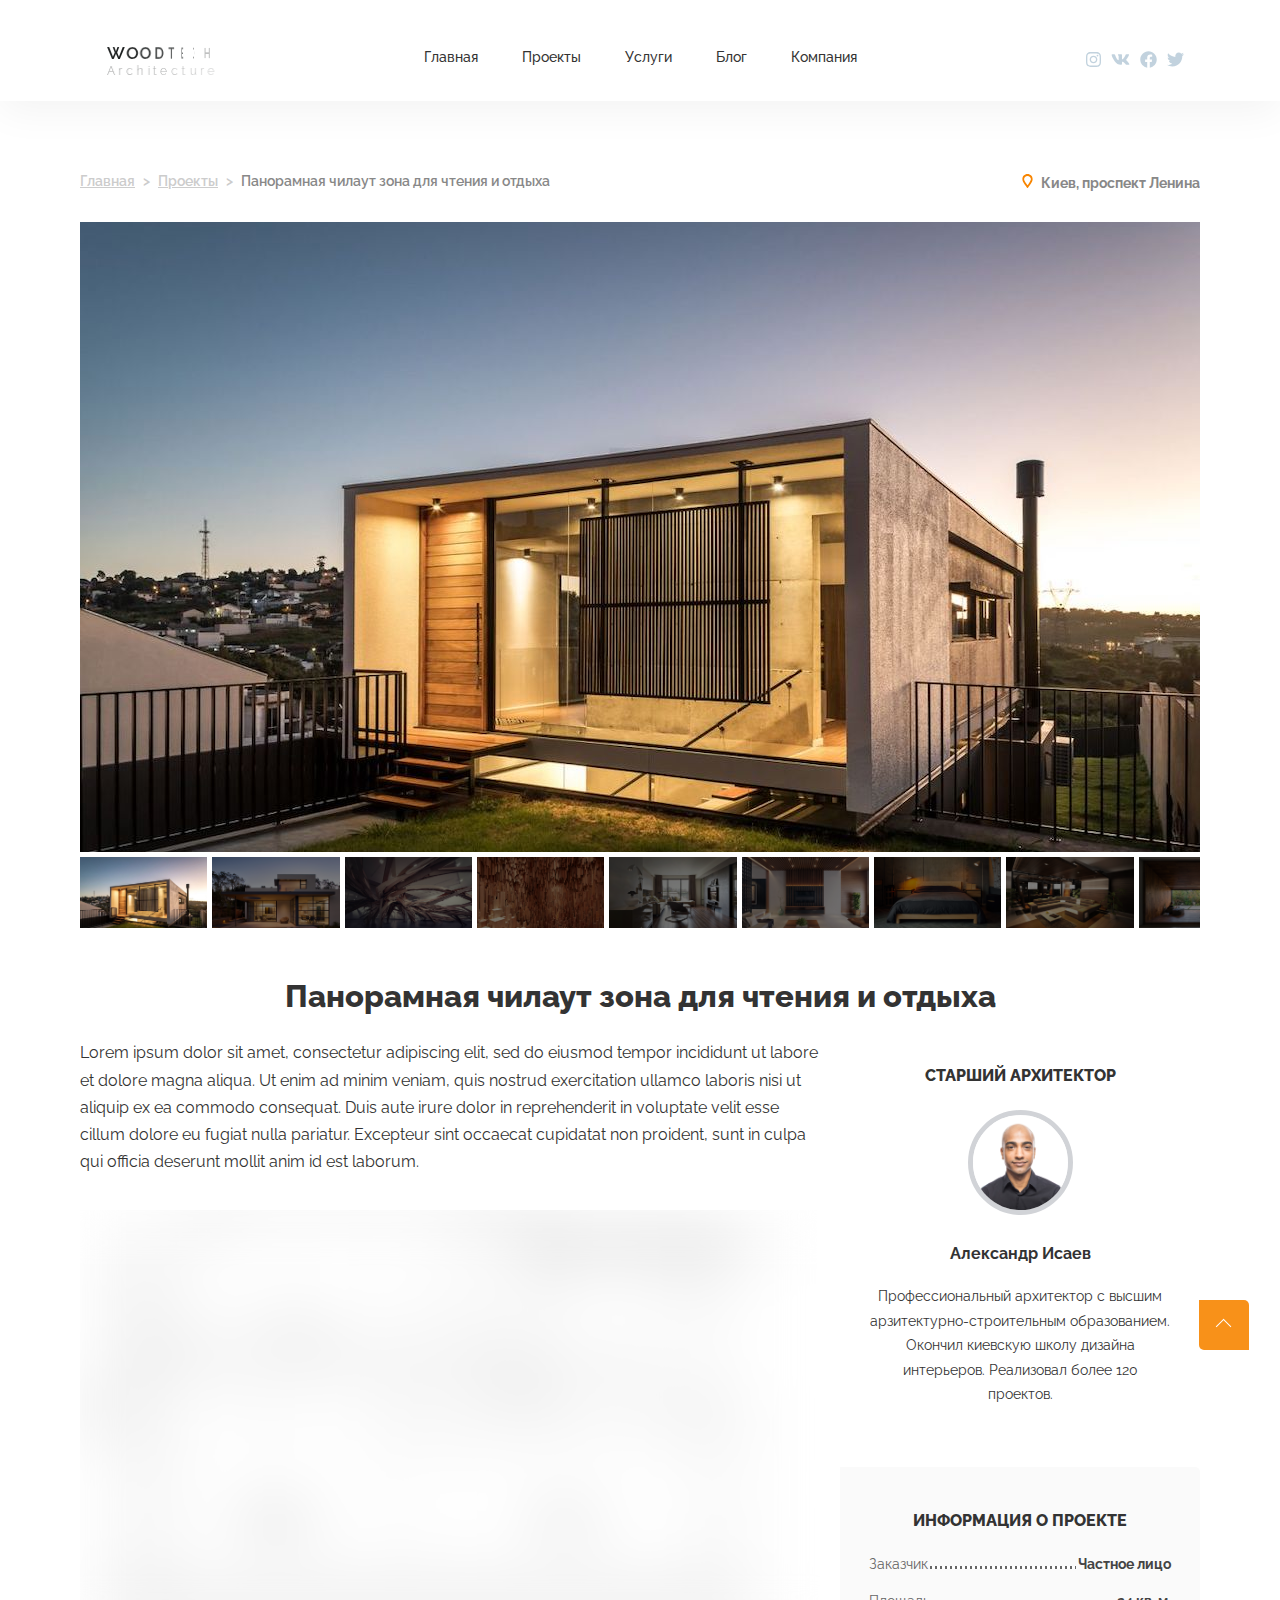
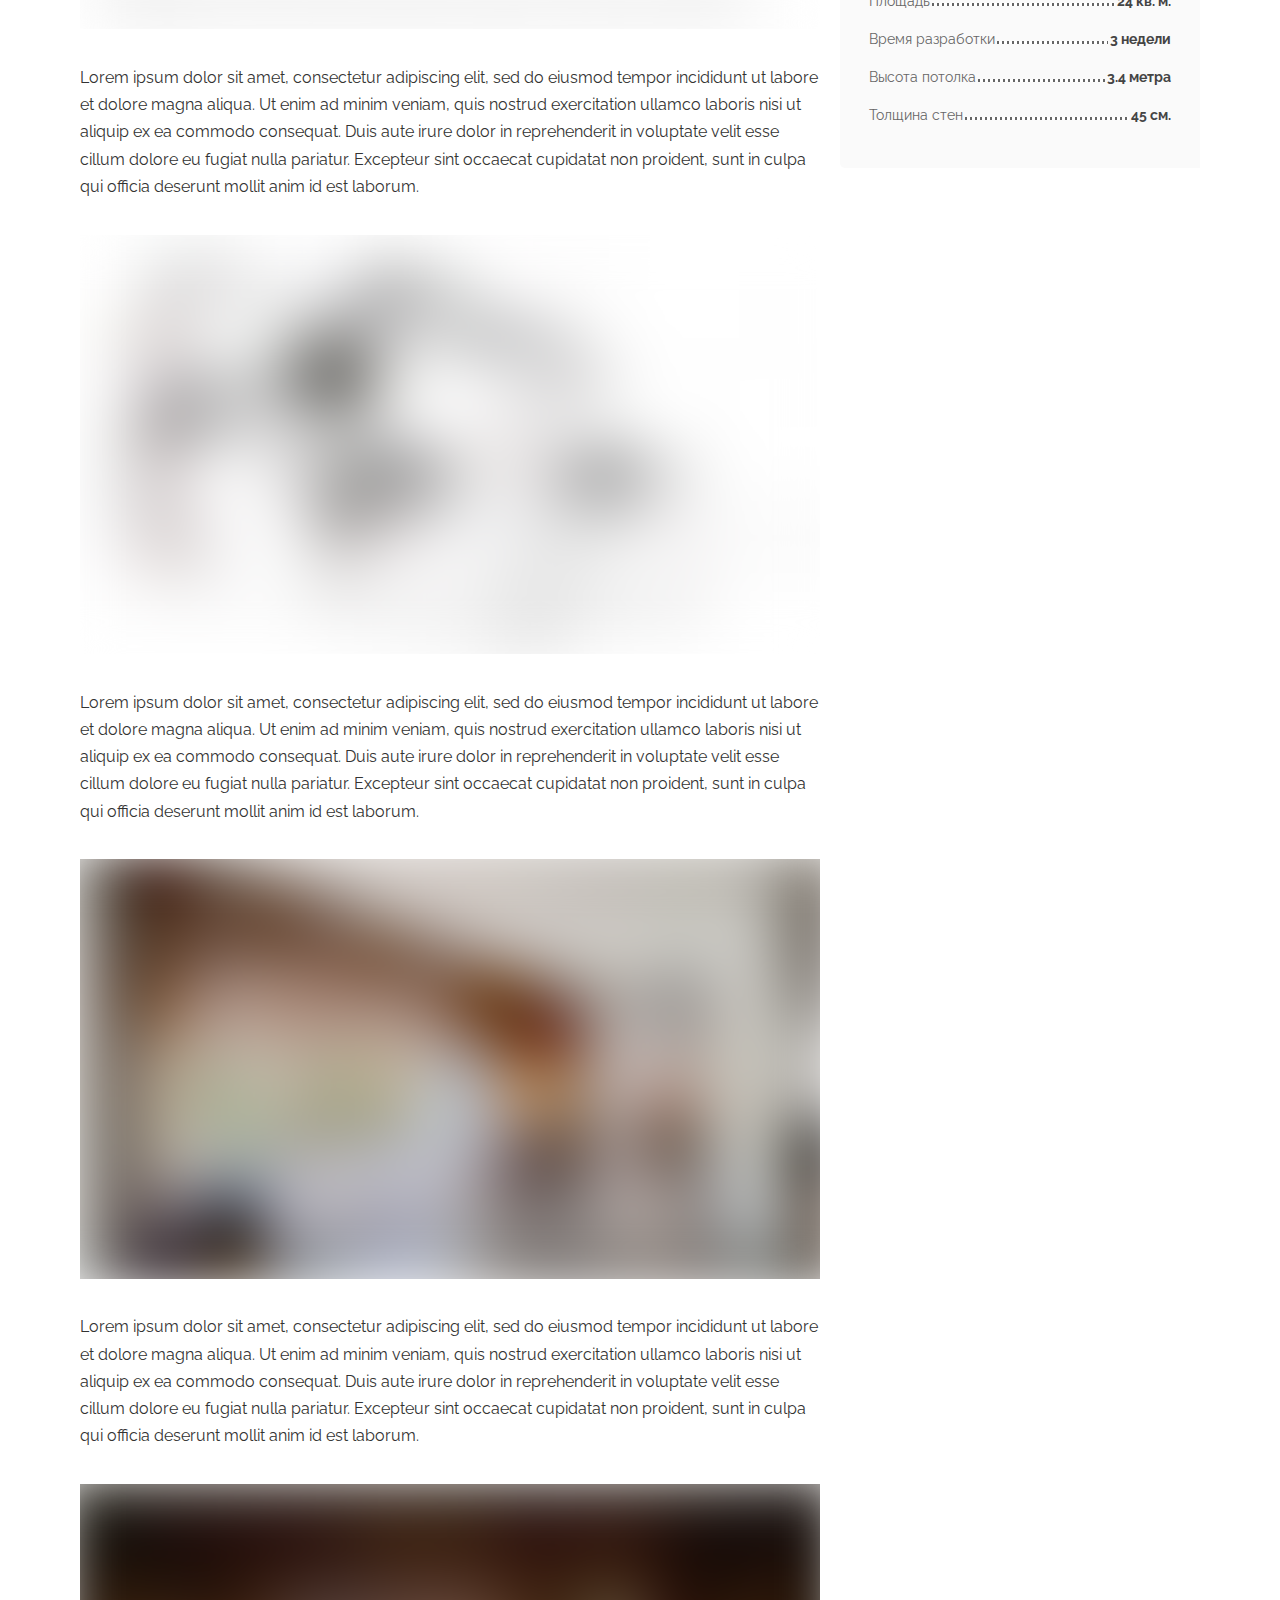
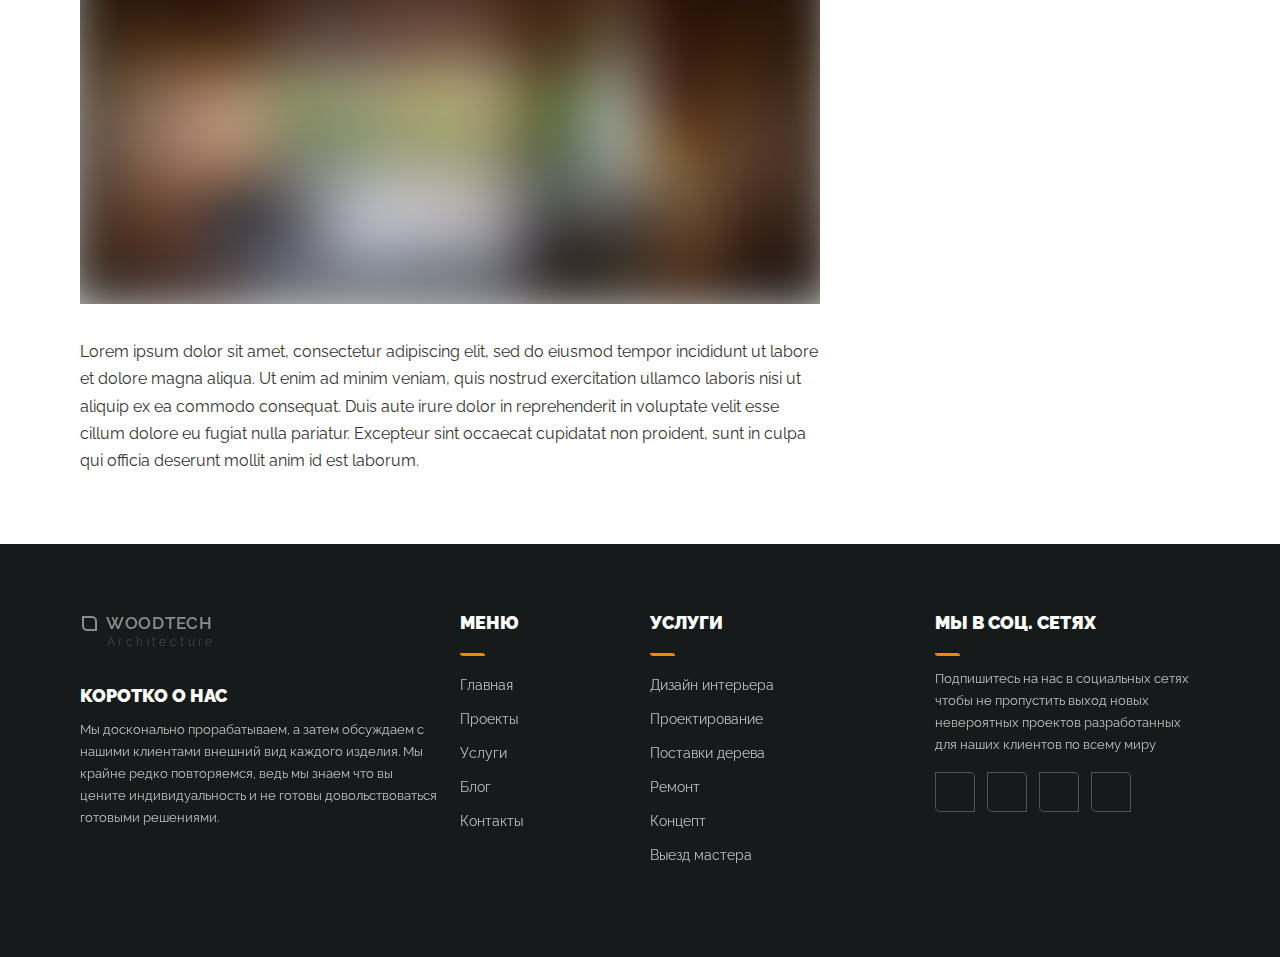
<file: project.html>
<!DOCTYPE html>
<html lang="ru">

<head>

	<meta charset="utf-8">
	<!-- <base href="/"> -->

	<title>Страница проекта</title>
	<meta name="description" content="Компания Woodhouse - Создаём теплую атмосферу Вашего отдыха">

	<meta name="viewport" content="width=device-width, initial-scale=1.0, minimum-scale=1.0, maximum-scale=1.0, user-scalable=no">
	
	<link rel="icon" href="images/favicon.png">
	<!-- <meta property="og:image" content="images/image.jpg"> -->

   <!-- BOOTSTRAP -->
	<link rel="stylesheet" href="libs/bootstrap/css/bootstrap-reboot.min.css">
	<link rel="stylesheet" href="libs/bootstrap/css/bootstrap-grid.min.css">
   <!-- / BOOTSTRAP -->

   <!-- LOZY LOADING IMG -->
   <link rel="stylesheet" href="libs/progressive-image/dist/progressive-image.css">
   <script src="libs/progressive-image/dist/progressive-image.js" defer></script>
   <!-- / LOZY LOADING IMG -->

   <!-- SWIPER SLIDER -->
   <link rel="stylesheet" href="libs/swiper.js/swiper.min.css">
   <script src="libs/swiper.js/swiper.min.js" defer></script>
   <!-- / SWIPER SLIDER -->

   <!-- GSAP -->
   <script src="libs/gsap/dist/gsap.min.js" defer></script>
   <!-- / GSAP -->

   <!-- INERT JS -->
   <script src="libs/inert_js/inert.js" defer></script>
   <!-- / INERT JS -->

   <!-- CUSTOM STYLES -->
	<link rel="stylesheet" href="css/main.css?v=5">
	<link rel="stylesheet" href="css/media.css">
   <!-- / CUSTOM STYLES -->

   <!-- CUSTOM JS -->
	<script src="js/common.js?v=5" defer></script>
   <!-- / CUSTOM JS -->
</head>

<body>

   <!-- NAVBAR -->
   <div class="navbar navbar-deep" id="navbar">
      <div class="container">
         <div class="row">
            <div class="col-6 col-md-3">
               <div class="logo">
                  <a href="index.html" class="logo__link">
                     <i class="js-animate-logo-icon"></i>
                     <span class="js-animate logo__title">woodtech</span>
                     <span class="js-animate logo__subtitle">Architecture</span>
                  </a>
               </div>
            </div>
            <nav class="col-6 col-md-9 col-lg-6 menu-container">
               <button class="menu-toggle" aria-label="Открыть меню">
                  <span id="hamburger">
                     <span></span>
                     <span></span>
                     <span></span>
                   </span>
                   <span id="cross">
                     <span></span>
                     <span></span>
                   </span>
               </button>
               <ul class="top-menu">
                  <li class="top-menu__item"><a href="index.html" class="top-menu__link">Главная</a></li>
                  <li class="top-menu__item"><a href="projects.html" class="top-menu__link">Проекты</a></li>
                  <li class="top-menu__item"><a href="services.html" class="top-menu__link">Услуги</a></li>
                  <li class="top-menu__item"><a href="blog.html" class="top-menu__link">Блог</a></li>
                  <li class="top-menu__item"><a href="company.html" class="top-menu__link">Компания</a></li>
               </ul>
            </nav>
            <div class="col-lg-3 d-none d-lg-block nav-soc-wrap">
               <ul class="nav-soc" aria-label="Социальные сети">
                  <li class="nav-soc__item"><a href="#" class="nav-soc__link" target="_blank" aria-label="Инстраграмм">
                     <img loading="lazy" src="images/icon-soc/deep/instagram-brands.svg" alt="Иконка Инстраграмм">
                  </a></li>
                  <li class="nav-soc__item"><a href="#" class="nav-soc__link" target="_blank" aria-label="Вконтакте">
                     <img loading="lazy" src="images/icon-soc/deep/vk.svg" alt="Иконка Вконтакте">
                  </a></li>
                  <li class="nav-soc__item"><a href="#" class="nav-soc__link" target="_blank" aria-label="Фейсбук">
                     <img loading="lazy" src="images/icon-soc/deep/facebook-brands.svg" alt="Иконка Фейсбук">
                  </a></li>
                  <li class="nav-soc__item"><a href="#" class="nav-soc__link" target="_blank" aria-label="Твитер">
                     <img loading="lazy" src="images/icon-soc/deep/twitter-brands.svg" alt="Иконка Твитер">
                  </a></li>
               </ul>
            </div>
         </div>
      </div>
   </div>
   <!-- \ NAVBAR -->

   <!-- PROJECT -->
   <section>
      <div class="container">
         <div class="page-navigation">
            <div class="breadcrumbs">
               <a href="index.html">Главная</a>
               <span>></span>
               <a href="projects.html">Проекты</a>
               <span>></span>
               <span>Панорамная чилаут зона для чтения и отдыха</span>
            </div>
            <div class="adress-line__wrapper">
               <a href="#" class="adress-line" title="Киев, проспект Ленина">Киев, проспект Ленина</a>
            </div>
         </div>
      </div>
   </section>

   <section class="project">
      <div class="container project__container">

         <div class="project-slider-big">
            <div class="swiper-wrapper">
               <div class="swiper-slide project-slider-big__item">
                  <img src="./images/project/1.jpg" alt="">
               </div>
               <div class="swiper-slide project-slider-big__item">
                  <img src="./images/project/2.jpg" alt="">
               </div>
               <div class="swiper-slide project-slider-big__item">
                  <img src="./images/project/3.jpg" alt="">
               </div>
               <div class="swiper-slide project-slider-big__item">
                  <img src="./images/project/4.jpg" alt="">
               </div>
               <div class="swiper-slide project-slider-big__item">
                  <img src="./images/project/5.jpg" alt="">
               </div>
               <div class="swiper-slide project-slider-big__item">
                  <img src="./images/project/6.jpg" alt="">
               </div>
               <div class="swiper-slide project-slider-big__item">
                  <img src="./images/project/7.jpg" alt="">
               </div>
               <div class="swiper-slide project-slider-big__item">
                  <img src="./images/project/8.jpg" alt="">
               </div>
               <div class="swiper-slide project-slider-big__item">
                  <img src="./images/project/9.jpg" alt="">
               </div>
               <div class="swiper-slide project-slider-big__item">
                  <img src="./images/project/10.jpg" alt="">
               </div>
               <div class="swiper-slide project-slider-big__item">
                  <img src="./images/project/11.jpg" alt="">
               </div>
               <div class="swiper-slide project-slider-big__item">
                  <img src="./images/project/12.jpg" alt="">
               </div>
               <div class="swiper-slide project-slider-big__item">
                  <img src="./images/project/13.jpg" alt="">
               </div>
               <div class="swiper-slide project-slider-big__item">
                  <img src="./images/project/14.jpg" alt="">
               </div>
               <div class="swiper-slide project-slider-big__item">
                  <img src="./images/project/15.jpg" alt="">
               </div>
               <div class="swiper-slide project-slider-big__item">
                  <img src="./images/project/16.jpg" alt="">
               </div>
               <div class="swiper-slide project-slider-big__item">
                  <img src="./images/project/17.jpg" alt="">
               </div>
            </div>
            <div class="project-slider-big__nav">
               <div class="project-slider-big__prev"></div>
               <div class="project-slider-big__next"></div>
            </div>
         </div>

         <div class="project-slider-small">
            <div class="swiper-wrapper">
               <div class="swiper-slide project-slider-small__item">
                  <img src="./images/project/1.jpg" alt="">
               </div>
               <div class="swiper-slide project-slider-small__item">
                  <img src="./images/project/2.jpg" alt="">
               </div>
               <div class="swiper-slide project-slider-small__item">
                  <img src="./images/project/3.jpg" alt="">
               </div>
               <div class="swiper-slide project-slider-small__item">
                  <img src="./images/project/4.jpg" alt="">
               </div>
               <div class="swiper-slide project-slider-small__item">
                  <img src="./images/project/5.jpg" alt="">
               </div>
               <div class="swiper-slide project-slider-small__item">
                  <img src="./images/project/6.jpg" alt="">
               </div>
               <div class="swiper-slide project-slider-small__item">
                  <img src="./images/project/7.jpg" alt="">
               </div>
               <div class="swiper-slide project-slider-small__item">
                  <img src="./images/project/8.jpg" alt="">
               </div>
               <div class="swiper-slide project-slider-small__item">
                  <img src="./images/project/9.jpg" alt="">
               </div>
               <div class="swiper-slide project-slider-small__item">
                  <img src="./images/project/10.jpg" alt="">
               </div>
               <div class="swiper-slide project-slider-small__item">
                  <img src="./images/project/11.jpg" alt="">
               </div>
               <div class="swiper-slide project-slider-small__item">
                  <img src="./images/project/12.jpg" alt="">
               </div>
               <div class="swiper-slide project-slider-small__item">
                  <img src="./images/project/13.jpg" alt="">
               </div>
               <div class="swiper-slide project-slider-small__item">
                  <img src="./images/project/14.jpg" alt="">
               </div>
               <div class="swiper-slide project-slider-small__item">
                  <img src="./images/project/15.jpg" alt="">
               </div>
               <div class="swiper-slide project-slider-small__item">
                  <img src="./images/project/16.jpg" alt="">
               </div>
               <div class="swiper-slide project-slider-small__item">
                  <img src="./images/project/17.jpg" alt="">
               </div>
            </div>
         </div>

         <div class="project__data">
            <h1 class="project__title">Панорамная чилаут зона для чтения и отдыха</h1>
            <div class="row">
               <div class="project__content col-lg-8">
                  <p>Lorem ipsum dolor sit amet, consectetur adipiscing elit, sed do eiusmod tempor incididunt ut labore et dolore magna aliqua. Ut enim ad minim veniam, quis nostrud exercitation ullamco laboris nisi ut aliquip ex ea commodo consequat. Duis aute irure dolor in reprehenderit in voluptate velit esse cillum dolore eu fugiat nulla pariatur. Excepteur sint occaecat cupidatat non proident, sunt in culpa qui officia deserunt mollit anim id est laborum.</p>
                  <a href="./images/project/content/plan_1.jpg" class="progressive replace project__content_progressive" tabindex="-1">
                     <img src="./images/project/content/plan-tiny_1.jpg" class="preview" alt="project image" width="20px" height="100%" />
                  </a>
                  <p>Lorem ipsum dolor sit amet, consectetur adipiscing elit, sed do eiusmod tempor incididunt ut labore et dolore magna aliqua. Ut enim ad minim veniam, quis nostrud exercitation ullamco laboris nisi ut aliquip ex ea commodo consequat. Duis aute irure dolor in reprehenderit in voluptate velit esse cillum dolore eu fugiat nulla pariatur. Excepteur sint occaecat cupidatat non proident, sunt in culpa qui officia deserunt mollit anim id est laborum.</p>
                  <a href="./images/project/content/plan_2.jpg" class="progressive replace project__content_progressive" tabindex="-1">
                     <img src="./images/project/content/plan-tiny_2.jpg" class="preview" alt="project image" width="20px" height="100%" />
                  </a>
                  <p>Lorem ipsum dolor sit amet, consectetur adipiscing elit, sed do eiusmod tempor incididunt ut labore et dolore magna aliqua. Ut enim ad minim veniam, quis nostrud exercitation ullamco laboris nisi ut aliquip ex ea commodo consequat. Duis aute irure dolor in reprehenderit in voluptate velit esse cillum dolore eu fugiat nulla pariatur. Excepteur sint occaecat cupidatat non proident, sunt in culpa qui officia deserunt mollit anim id est laborum.</p>
                  <a href="./images/project/content/preview_1.jpg" class="progressive replace project__content_progressive" tabindex="-1">
                     <img src="./images/project/content/preview-tiny_1.jpg" class="preview" alt="project image" width="20px" height="100%" />
                  </a>
                  <p>Lorem ipsum dolor sit amet, consectetur adipiscing elit, sed do eiusmod tempor incididunt ut labore et dolore magna aliqua. Ut enim ad minim veniam, quis nostrud exercitation ullamco laboris nisi ut aliquip ex ea commodo consequat. Duis aute irure dolor in reprehenderit in voluptate velit esse cillum dolore eu fugiat nulla pariatur. Excepteur sint occaecat cupidatat non proident, sunt in culpa qui officia deserunt mollit anim id est laborum.</p>
                  <a href="./images/project/content/preview_2.jpg" class="progressive replace project__content_progressive" tabindex="-1">
                     <img src="./images/project/content/preview-tiny_2.jpg" class="preview" alt="project image" width="20px" height="100%" />
                  </a>
                  <p>Lorem ipsum dolor sit amet, consectetur adipiscing elit, sed do eiusmod tempor incididunt ut labore et dolore magna aliqua. Ut enim ad minim veniam, quis nostrud exercitation ullamco laboris nisi ut aliquip ex ea commodo consequat. Duis aute irure dolor in reprehenderit in voluptate velit esse cillum dolore eu fugiat nulla pariatur. Excepteur sint occaecat cupidatat non proident, sunt in culpa qui officia deserunt mollit anim id est laborum.</p>
               </div>

               <div class="project-sidebar col-lg-4">
                  <div class="project-sidebar__item author">
                     <h3 class="project-sidebar__title">Старший архитектор</h3>
                     <div class="author__photo">
                        <img src="./images/project/author/photo.jpg" alt="arhitector photo">
                     </div>
                     <p class="author__name">Александр Исаев</p>
                     <p>Профессиональный архитектор с высшим арзитектурно-строительным образованием. Окончил киевскую школу дизайна интерьеров. Реализовал более 120 проектов.</p>
                  </div>
                  <div class="project-sidebar__item info">
                     <h3 class="project-sidebar__title info__title">информация о проекте</h3>
                     <div class="info__item">
                        <p class="info__name">Заказчик</p><span class="info__dot"></span><p class="info__value">Частное лицо</p>
                     </div>
                     <div class="info__item">
                        <p class="info__name">Площадь</p><span class="info__dot"></span><p class="info__value">24 кв. м.</p>
                     </div>
                     <div class="info__item">
                        <p class="info__name">Время разработки</p><span class="info__dot"></span><p class="info__value">3 недели</p>
                     </div>
                     <div class="info__item">
                        <p class="info__name">Высота потолка</p><span class="info__dot"></span><p class="info__value">3.4 метра</p>
                     </div>
                     <div class="info__item">
                        <p class="info__name">Толщина стен</p><span class="info__dot"></span><p class="info__value">45 см.</p>
                     </div>
                  </div>
               </div>
            </div>
         </div>

      </div>
   </section>
   <!--  \ OUR BLOG -->

   <!-- FOOTER -->
   <footer class="footer">
      <div class="container">
         <div class="row footer__wrap">

            <div class="col-lg-4">
               <div class="logo footer__logo">
                  <a href="index.html" class="logo__link">
                     <i></i>
                     <span class="logo__title">woodtech</span>
                     <span class="logo__subtitle">Architecture</span>
                  </a>
               </div>
               <h4 class="footer__title">Коротко о нас</h4>
               <p class="footer__description">Мы досконально прорабатываем, а затем обсуждаем с нашими клиентами внешний вид каждого изделия. Мы крайне редко повторяемся, ведь мы знаем что вы цените индивидуальность и не готовы довольствоваться готовыми решениями.</p>
            </div>

            <div class="col-3 col-sm-2">
               <h4 class="footer__title footer__title-decor">меню</h4>
               <ul class="footer__menu-list">
                  <li class="footer__menu-item"><a href="index.html" class="footer__menu-link">Главная</a></li>
                  <li class="footer__menu-item"><a href="projects.html" class="footer__menu-link">Проекты</a></li>
                  <li class="footer__menu-item"><a href="services.html" class="footer__menu-link">Услуги</a></li>
                  <li class="footer__menu-item"><a href="blog.html" class="footer__menu-link">Блог</a></li>
                  <li class="footer__menu-item"><a href="contacts.html" class="footer__menu-link">Контакты</a></li>
               </ul>
            </div>

            <div class="col-9 col-sm-4 col-md-3">
               <h4 class="footer__title footer__title-decor">услуги</h4>
               <ul class="footer__menu-list">
                  <li class="footer__menu-item"><a href="#" class="footer__menu-link">Дизайн интерьера</a></li>
                  <li class="footer__menu-item"><a href="#" class="footer__menu-link">Проектирование</a></li>
                  <li class="footer__menu-item"><a href="#" class="footer__menu-link">Поставки дерева</a></li>
                  <li class="footer__menu-item"><a href="#" class="footer__menu-link">Ремонт</a></li>
                  <li class="footer__menu-item"><a href="#" class="footer__menu-link">Концепт</a></li>
                  <li class="footer__menu-item"><a href="#" class="footer__menu-link">Выезд мастера</a></li>
               </ul>
            </div>

            <div class="col-sm-6 col-md-7 col-lg-3">
               <h4 class="footer__title footer__title-decor">мы в соц. сетях</h4>
               <p class="footer__description">Подпишитесь на нас в социальных сетях чтобы не пропустить выход новых невероятных проектов разработанных для наших клиентов по всему миру</p>
               
               <ul class="footer__social-list">
                  <li>
                     <a href="#" class="footer__social-link">
                        <img loading="lazy" src="./images/icon-soc/white/instagram-brands.svg" alt="icon instagram">
                     </a>
                  </li>
                  <li>
                     <a href="#" class="footer__social-link">
                        <img loading="lazy" src="./images/icon-soc/white/vk.svg" alt="icon vk">
                     </a>
                  </li>
                  <li>
                     <a href="#" class="footer__social-link">
                        <img loading="lazy" src="./images/icon-soc/white/facebook-brands.svg" alt="icon facebook">
                     </a>
                  </li>
                  <li>
                     <a href="#" class="footer__social-link">
                        <img loading="lazy" src="./images/icon-soc/white/twitter-brands.svg" alt="icon twiter">
                     </a>
                  </li>
               </ul>
            </div>
         </div>
      </div>
   </footer>
   <!-- / FOOTER -->


   <!-- SCROLL UP --> 
   <button class="scrollup" id="scroll-up" aria-roledescription="button" aria-label="scroll to top">
         <span class="scrollup__arrow"></span>
   </button>
   <!-- / SCROLL UP --> 

</body>
</html>
</file>
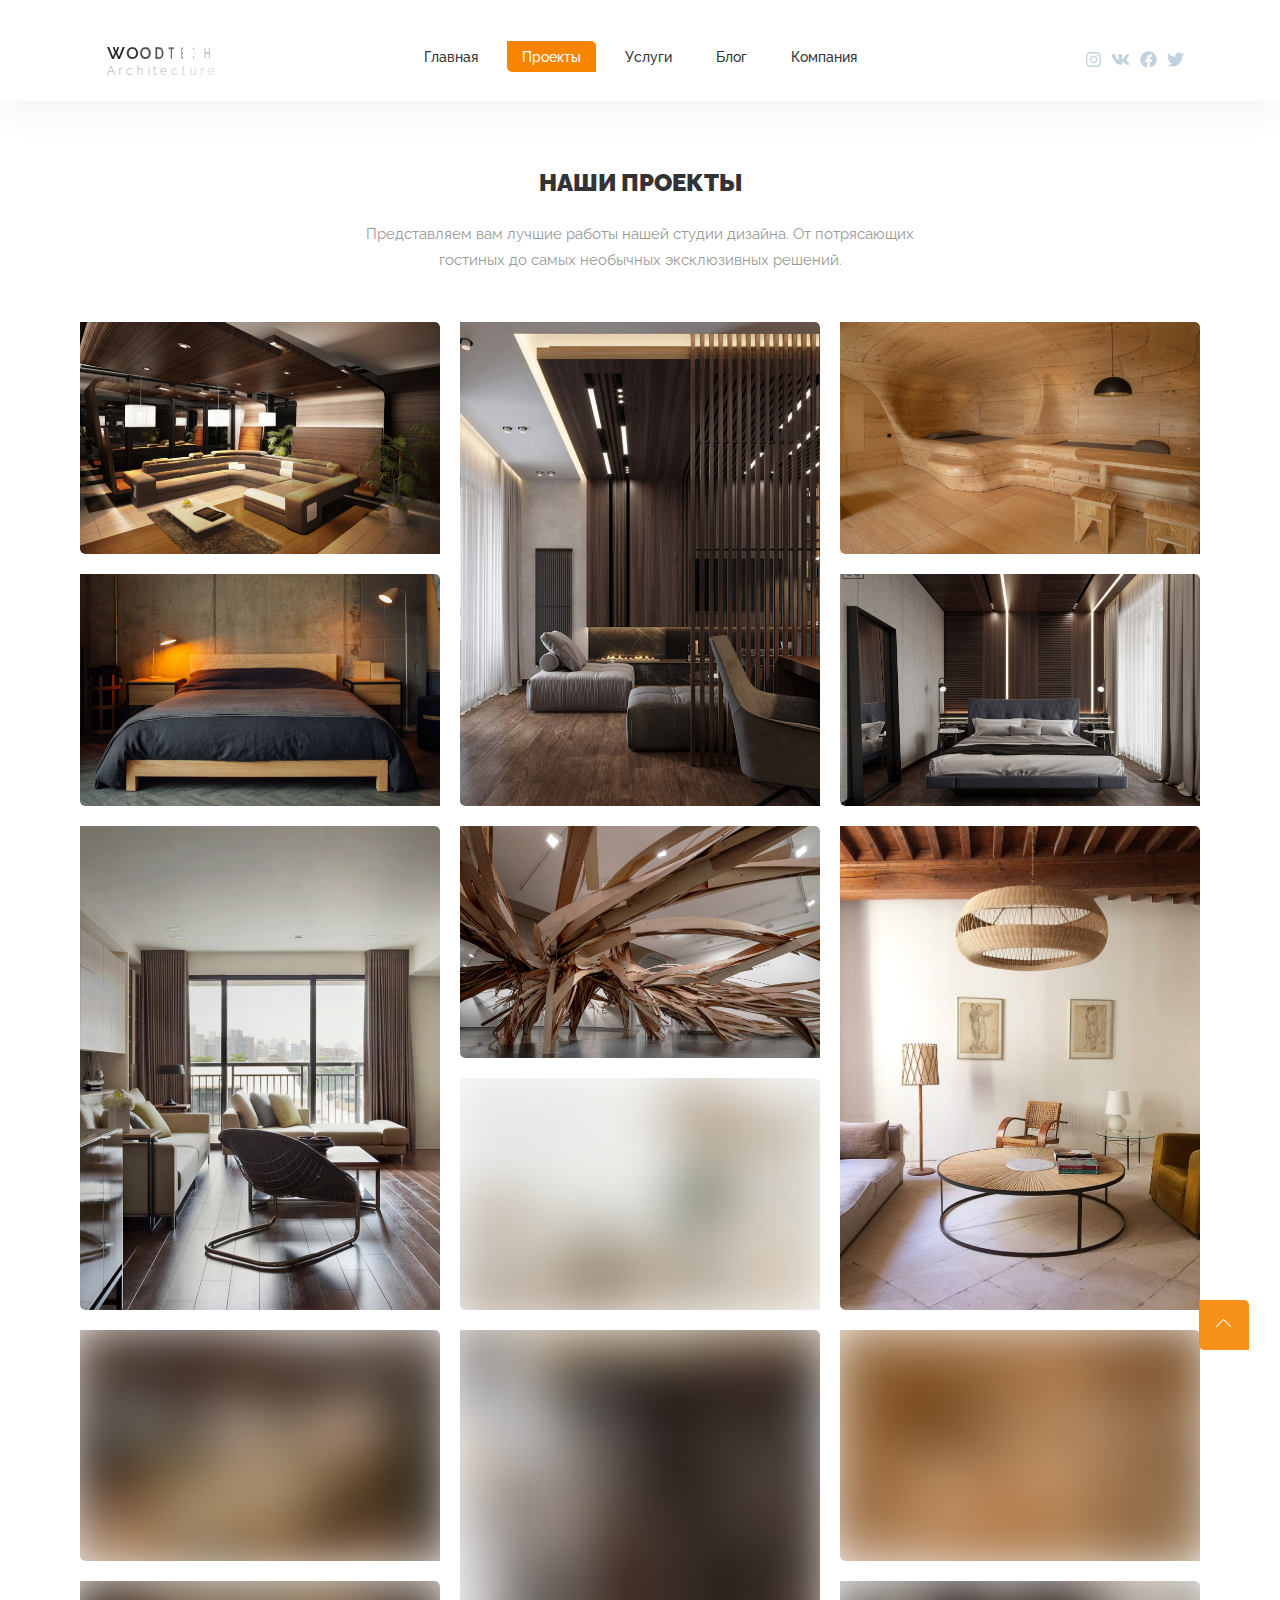
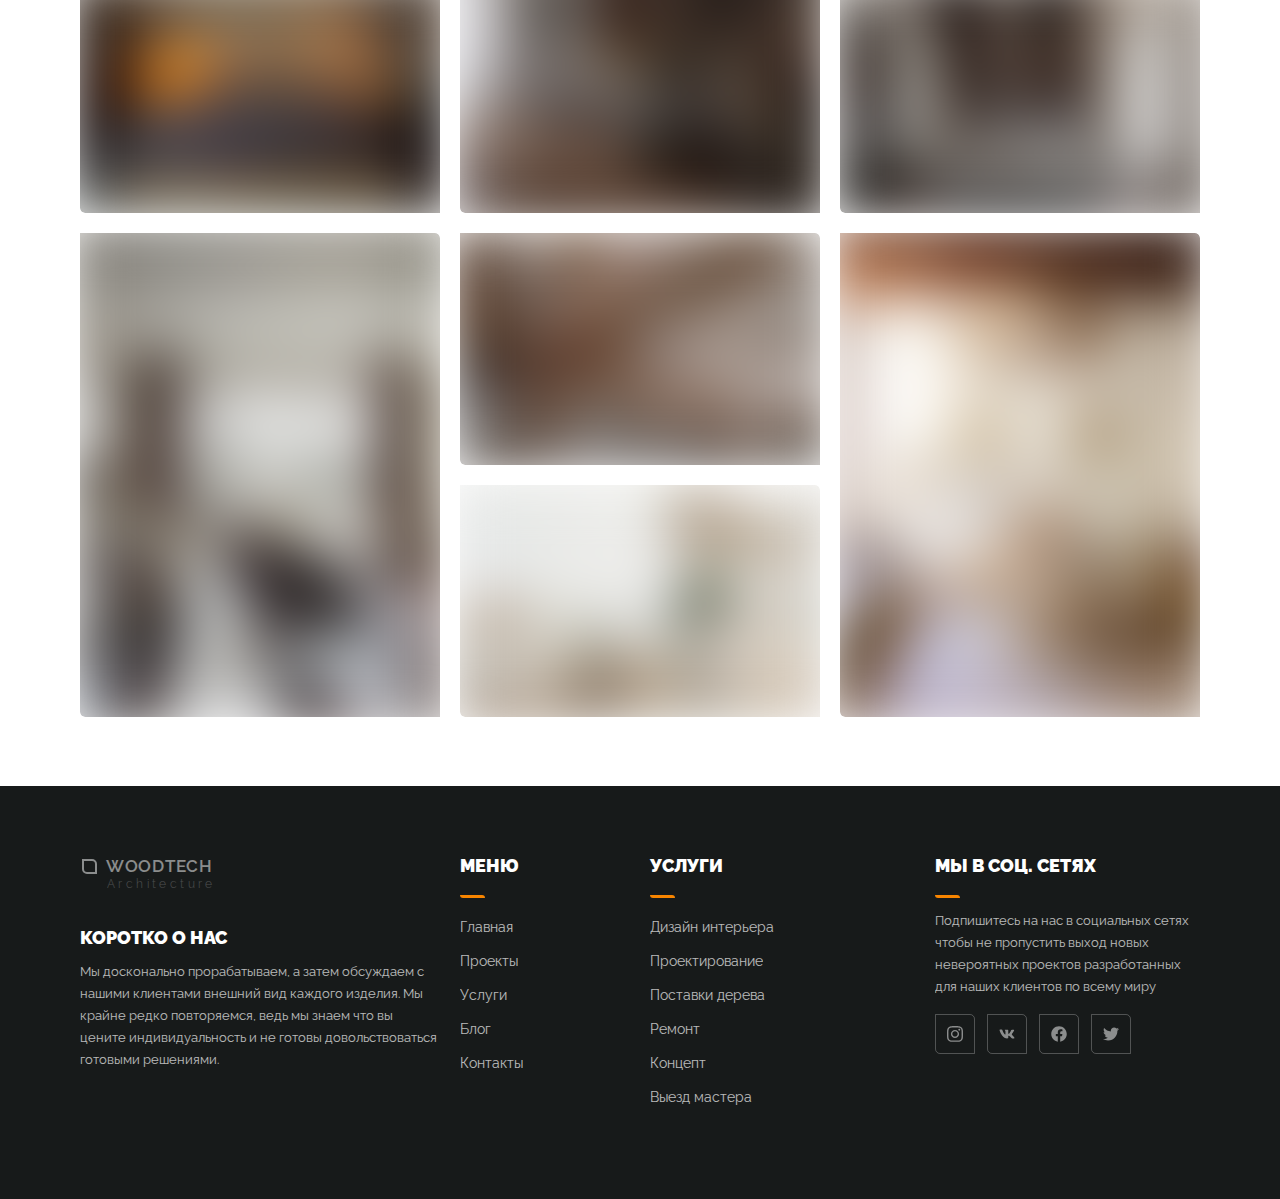
<file: projects.html>
<!DOCTYPE html>
<html lang="ru">

<head>

	<meta charset="utf-8">
	<!-- <base href="/"> -->

	<title>Наши проекты</title>
	<meta name="description" content="Компания Woodhouse - Создаём теплую атмосферу Вашего отдыха">

	<meta name="viewport" content="width=device-width, initial-scale=1.0, minimum-scale=1.0, maximum-scale=1.0, user-scalable=no">
	
	<link rel="icon" href="images/favicon.png">
	<!-- <meta property="og:image" content="images/image.jpg"> -->

   <!-- BOOTSTRAP -->
	<link rel="stylesheet" href="libs/bootstrap/css/bootstrap-reboot.min.css">
	<link rel="stylesheet" href="libs/bootstrap/css/bootstrap-grid.min.css">
   <!-- / BOOTSTRAP -->

   <!-- LOZY LOADING IMG -->
   <link rel="stylesheet" href="libs/progressive-image/dist/progressive-image.css">
   <script src="libs/progressive-image/dist/progressive-image.js" defer></script>
   <!-- / LOZY LOADING IMG -->

   <!-- GSAP -->
   <script src="libs/gsap/dist/gsap.min.js" defer></script>
   <!-- / GSAP -->

   <!-- INERT JS -->
   <script src="libs/inert_js/inert.js" defer></script>
   <!-- / INERT JS -->

   <!-- CUSTOM STYLES -->
	<link rel="stylesheet" href="css/main.css?v=5">
	<link rel="stylesheet" href="css/media.css">
   <!-- / CUSTOM STYLES -->

   <!-- CUSTOM JS -->
	<script src="js/common.js?v=5" defer></script>
   <!-- / CUSTOM JS -->
</head>

<body>

   <!-- NAVBAR -->
   <div class="navbar navbar-deep" id="navbar">
      <div class="container">
         <div class="row">
            <div class="col-6 col-md-3">
               <div class="logo">
                  <a href="index.html" class="logo__link">
                     <i class="js-animate-logo-icon"></i>
                     <span class="js-animate logo__title">woodtech</span>
                     <span class="js-animate logo__subtitle">Architecture</span>
                  </a>
               </div>
            </div>
            <nav class="col-6 col-md-9 col-lg-6 menu-container">
               <button class="menu-toggle" aria-label="Открыть меню">
                  <span id="hamburger">
                     <span></span>
                     <span></span>
                     <span></span>
                   </span>
                   <span id="cross">
                     <span></span>
                     <span></span>
                   </span>
               </button>
               <ul class="top-menu">
                  <li class="top-menu__item"><a href="index.html" class="top-menu__link">Главная</a></li>
                  <li class="top-menu__item"><span class="top-menu__link">Проекты</span></li>
                  <li class="top-menu__item"><a href="services.html" class="top-menu__link">Услуги</a></li>
                  <li class="top-menu__item"><a href="blog.html" class="top-menu__link">Блог</a></li>
                  <li class="top-menu__item"><a href="company.html" class="top-menu__link">Компания</a></li>
               </ul>
            </nav>
            <div class="col-lg-3 d-none d-lg-block nav-soc-wrap">
               <ul class="nav-soc" aria-label="Социальные сети">
                  <li class="nav-soc__item"><a href="#" class="nav-soc__link" target="_blank" aria-label="Инстраграмм">
                     <img loading="lazy" src="images/icon-soc/deep/instagram-brands.svg" alt="Иконка Инстраграмм">
                  </a></li>
                  <li class="nav-soc__item"><a href="#" class="nav-soc__link" target="_blank" aria-label="Вконтакте">
                     <img loading="lazy" src="images/icon-soc/deep/vk.svg" alt="Иконка Вконтакте">
                  </a></li>
                  <li class="nav-soc__item"><a href="#" class="nav-soc__link" target="_blank" aria-label="Фейсбук">
                     <img loading="lazy" src="images/icon-soc/deep/facebook-brands.svg" alt="Иконка Фейсбук">
                  </a></li>
                  <li class="nav-soc__item"><a href="#" class="nav-soc__link" target="_blank" aria-label="Твитер">
                     <img loading="lazy" src="images/icon-soc/deep/twitter-brands.svg" alt="Иконка Твитер">
                  </a></li>
               </ul>
            </div>
         </div>
      </div>
   </div>
   <!-- \ NAVBAR -->

   <!-- BLOG COMPANY -->
   <section class="our-projects">
      <div class="container our-projects__container">
         <div class="inner-heading">
            <h2 class="section-inner-title">Наши проекты</h2>
            <p>Представляем вам лучшие работы нашей студии дизайна. От потрясающих гостиных до самых необычных эксклюзивных решений.</p>
         </div>

         <div class="our-projects__list">
            <div class="our-projects__row">
               <div class="project-card" tabindex="0">
                  <a href="./images/projects/1-1.jpg" class="progressive replace project-card__progressive" tabindex="-1">
                     <img src="./images/projects/1-1-tiny.jpg" class="preview project-card__img" alt="image" width="20px" height="100%" />
                   </a>
                  <div class="project-card__data">
                     <p class="project-card__description">Заказчик: Компания ”Арес”</p>
                     <h5 class="project-card__title">холл для гостей</h5>
                     <a class="project-card__link" href="project.html">Ознакомится</a>
                  </div>
               </div>
               <div class="project-card" tabindex="0">
                  <a href="./images/projects/1-2.jpg" class="progressive replace project-card__progressive" tabindex="-1">
                     <img src="./images/projects/1-2-tiny.jpg" class="preview project-card__img" alt="image" width="20px" height="100%" />
                  </a>
                  <div class="project-card__data">
                     <p class="project-card__description">Заказчик: Компания ”Арес”</p>
                     <h5 class="project-card__title">холл для гостей</h5>
                     <a class="project-card__link" href="project.html">Ознакомится</a>
                  </div>
               </div>
               <div class="project-card" tabindex="0">
                  <a href="./images/projects/1-3.jpg" class="progressive replace project-card__progressive" tabindex="-1">
                     <img src="./images/projects/1-3-tiny.jpg" class="preview project-card__img" alt="image" width="20px" height="100%" />
                  </a>
                  <div class="project-card__data">
                     <p class="project-card__description">Заказчик: Компания ”Арес”</p>
                     <h5 class="project-card__title">холл для гостей</h5>
                     <a class="project-card__link" href="project.html">Ознакомится</a>
                  </div>
               </div>
               <div class="project-card" tabindex="0">
                  <a href="./images/projects/1-4.jpg" class="progressive replace project-card__progressive" tabindex="-1">
                     <img src="./images/projects/1-4-tiny.jpg" class="preview project-card__img" alt="image" width="20px" height="100%" />
                  </a>
                  <div class="project-card__data">
                     <p class="project-card__description">Заказчик: Компания ”Арес”</p>
                     <h5 class="project-card__title">холл для гостей</h5>
                     <a class="project-card__link" href="project.html">Ознакомится</a>
                  </div>
               </div>
               <div class="project-card" tabindex="0">
                  <a href="./images/projects/1-5.jpg" class="progressive replace project-card__progressive" tabindex="-1">
                     <img src="./images/projects/1-5-tiny.jpg" class="preview project-card__img" alt="image" width="20px" height="100%" />
                  </a>
                  <div class="project-card__data">
                     <p class="project-card__description">Заказчик: Компания ”Арес”</p>
                     <h5 class="project-card__title">холл для гостей</h5>
                     <a class="project-card__link" href="project.html">Ознакомится</a>
                  </div>
               </div>
            </div>
            <div class="our-projects__row">
               <div class="project-card" tabindex="0">
                  <a href="./images/projects/2-1.jpg" class="progressive replace project-card__progressive" tabindex="-1">
                     <img src="./images/projects/2-1-tiny.jpg" class="preview project-card__img" alt="image" width="20px" height="100%" />
                  </a>
                  <div class="project-card__data">
                     <p class="project-card__description">Заказчик: Компания ”Арес”</p>
                     <h5 class="project-card__title">холл для гостей</h5>
                     <a class="project-card__link" href="project.html">Ознакомится</a>
                  </div>
               </div>
               <div class="project-card" tabindex="0">
                  <a href="./images/projects/2-2.jpg" class="progressive replace project-card__progressive" tabindex="-1">
                     <img src="./images/projects/2-2-tiny.jpg" class="preview project-card__img" alt="image" width="20px" height="100%" />
                  </a>
                  <div class="project-card__data">
                     <p class="project-card__description">Заказчик: Компания ”Арес”</p>
                     <h5 class="project-card__title">холл для гостей</h5>
                     <a class="project-card__link" href="project.html">Ознакомится</a>
                  </div>
               </div>
               <div class="project-card" tabindex="0">
                  <a href="./images/projects/2-3.jpg" class="progressive replace project-card__progressive" tabindex="-1">
                     <img src="./images/projects/2-3-tiny.jpg" class="preview project-card__img" alt="image" width="20px" height="100%" />
                  </a>
                  <div class="project-card__data">
                     <p class="project-card__description">Заказчик: Компания ”Арес”</p>
                     <h5 class="project-card__title">холл для гостей</h5>
                     <a class="project-card__link" href="project.html">Ознакомится</a>
                  </div>
               </div>
               <div class="project-card" tabindex="0">
                  <a href="./images/projects/2-4.jpg" class="progressive replace project-card__progressive" tabindex="-1">
                     <img src="./images/projects/2-4-tiny.jpg" class="preview project-card__img" alt="image" width="20px" height="100%" />
                  </a>
                  <div class="project-card__data">
                     <p class="project-card__description">Заказчик: Компания ”Арес”</p>
                     <h5 class="project-card__title">холл для гостей</h5>
                     <a class="project-card__link" href="project.html">Ознакомится</a>
                  </div>
               </div>
            </div>

            <div class="our-projects__row">
               <div class="project-card" tabindex="0">
                  <a href="./images/projects/1-1.jpg" class="progressive replace project-card__progressive" tabindex="-1">
                     <img src="./images/projects/1-1-tiny.jpg" class="preview project-card__img" alt="image" width="20px" height="100%" />
                   </a>
                  <div class="project-card__data">
                     <p class="project-card__description">Заказчик: Компания ”Арес”</p>
                     <h5 class="project-card__title">холл для гостей</h5>
                     <a class="project-card__link" href="project.html">Ознакомится</a>
                  </div>
               </div>
               <div class="project-card" tabindex="0">
                  <a href="./images/projects/1-2.jpg" class="progressive replace project-card__progressive" tabindex="-1">
                     <img src="./images/projects/1-2-tiny.jpg" class="preview project-card__img" alt="image" width="20px" height="100%" />
                  </a>
                  <div class="project-card__data">
                     <p class="project-card__description">Заказчик: Компания ”Арес”</p>
                     <h5 class="project-card__title">холл для гостей</h5>
                     <a class="project-card__link" href="project.html">Ознакомится</a>
                  </div>
               </div>
               <div class="project-card" tabindex="0">
                  <a href="./images/projects/1-3.jpg" class="progressive replace project-card__progressive" tabindex="-1">
                     <img src="./images/projects/1-3-tiny.jpg" class="preview project-card__img" alt="image" width="20px" height="100%" />
                  </a>
                  <div class="project-card__data">
                     <p class="project-card__description">Заказчик: Компания ”Арес”</p>
                     <h5 class="project-card__title">холл для гостей</h5>
                     <a class="project-card__link" href="project.html">Ознакомится</a>
                  </div>
               </div>
               <div class="project-card" tabindex="0">
                  <a href="./images/projects/1-4.jpg" class="progressive replace project-card__progressive" tabindex="-1">
                     <img src="./images/projects/1-4-tiny.jpg" class="preview project-card__img" alt="image" width="20px" height="100%" />
                  </a>
                  <div class="project-card__data">
                     <p class="project-card__description">Заказчик: Компания ”Арес”</p>
                     <h5 class="project-card__title">холл для гостей</h5>
                     <a class="project-card__link" href="project.html">Ознакомится</a>
                  </div>
               </div>
               <div class="project-card" tabindex="0">
                  <a href="./images/projects/1-5.jpg" class="progressive replace project-card__progressive" tabindex="-1">
                     <img src="./images/projects/1-5-tiny.jpg" class="preview project-card__img" alt="image" width="20px" height="100%" />
                  </a>
                  <div class="project-card__data">
                     <p class="project-card__description">Заказчик: Компания ”Арес”</p>
                     <h5 class="project-card__title">холл для гостей</h5>
                     <a class="project-card__link" href="project.html">Ознакомится</a>
                  </div>
               </div>
            </div>
            <div class="our-projects__row">
               <div class="project-card" tabindex="0">
                  <a href="./images/projects/2-1.jpg" class="progressive replace project-card__progressive" tabindex="-1">
                     <img src="./images/projects/2-1-tiny.jpg" class="preview project-card__img" alt="image" width="20px" height="100%" />
                  </a>
                  <div class="project-card__data">
                     <p class="project-card__description">Заказчик: Компания ”Арес”</p>
                     <h5 class="project-card__title">холл для гостей</h5>
                     <a class="project-card__link" href="project.html">Ознакомится</a>
                  </div>
               </div>
               <div class="project-card" tabindex="0">
                  <a href="./images/projects/2-2.jpg" class="progressive replace project-card__progressive" tabindex="-1">
                     <img src="./images/projects/2-2-tiny.jpg" class="preview project-card__img" alt="image" width="20px" height="100%" />
                  </a>
                  <div class="project-card__data">
                     <p class="project-card__description">Заказчик: Компания ”Арес”</p>
                     <h5 class="project-card__title">холл для гостей</h5>
                     <a class="project-card__link" href="project.html">Ознакомится</a>
                  </div>
               </div>
               <div class="project-card" tabindex="0">
                  <a href="./images/projects/2-3.jpg" class="progressive replace project-card__progressive" tabindex="-1">
                     <img src="./images/projects/2-3-tiny.jpg" class="preview project-card__img" alt="image" width="20px" height="100%" />
                  </a>
                  <div class="project-card__data">
                     <p class="project-card__description">Заказчик: Компания ”Арес”</p>
                     <h5 class="project-card__title">холл для гостей</h5>
                     <a class="project-card__link" href="project.html">Ознакомится</a>
                  </div>
               </div>
               <div class="project-card" tabindex="0">
                  <a href="./images/projects/2-4.jpg" class="progressive replace project-card__progressive" tabindex="-1">
                     <img src="./images/projects/2-4-tiny.jpg" class="preview project-card__img" alt="image" width="20px" height="100%" />
                  </a>
                  <div class="project-card__data">
                     <p class="project-card__description">Заказчик: Компания ”Арес”</p>
                     <h5 class="project-card__title">холл для гостей</h5>
                     <a class="project-card__link" href="project.html">Ознакомится</a>
                  </div>
               </div>
            </div>


         </div>

      </div>
   </section>
   <!--  \ OUR BLOG -->

   <!-- FOOTER -->
   <footer class="footer">
      <div class="container">
         <div class="row footer__wrap">

            <div class="col-lg-4">
               <div class="logo footer__logo">
                  <a href="index.html" class="logo__link">
                     <i></i>
                     <span class="logo__title">woodtech</span>
                     <span class="logo__subtitle">Architecture</span>
                  </a>
               </div>
               <h4 class="footer__title">Коротко о нас</h4>
               <p class="footer__description">Мы досконально прорабатываем, а затем обсуждаем с нашими клиентами внешний вид каждого изделия. Мы крайне редко повторяемся, ведь мы знаем что вы цените индивидуальность и не готовы довольствоваться готовыми решениями.</p>
            </div>

            <div class="col-3 col-sm-2">
               <h4 class="footer__title footer__title-decor">меню</h4>
               <ul class="footer__menu-list">
                  <li class="footer__menu-item"><a href="index.html" class="footer__menu-link">Главная</a></li>
                  <li class="footer__menu-item"><a href="projects.html" class="footer__menu-link">Проекты</a></li>
                  <li class="footer__menu-item"><a href="services.html" class="footer__menu-link">Услуги</a></li>
                  <li class="footer__menu-item"><a href="blog.html" class="footer__menu-link">Блог</a></li>
                  <li class="footer__menu-item"><a href="contacts.html" class="footer__menu-link">Контакты</a></li>
               </ul>
            </div>

            <div class="col-9 col-sm-4 col-md-3">
               <h4 class="footer__title footer__title-decor">услуги</h4>
               <ul class="footer__menu-list">
                  <li class="footer__menu-item"><a href="#" class="footer__menu-link">Дизайн интерьера</a></li>
                  <li class="footer__menu-item"><a href="#" class="footer__menu-link">Проектирование</a></li>
                  <li class="footer__menu-item"><a href="#" class="footer__menu-link">Поставки дерева</a></li>
                  <li class="footer__menu-item"><a href="#" class="footer__menu-link">Ремонт</a></li>
                  <li class="footer__menu-item"><a href="#" class="footer__menu-link">Концепт</a></li>
                  <li class="footer__menu-item"><a href="#" class="footer__menu-link">Выезд мастера</a></li>
               </ul>
            </div>

            <div class="col-sm-6 col-md-7 col-lg-3">
               <h4 class="footer__title footer__title-decor">мы в соц. сетях</h4>
               <p class="footer__description">Подпишитесь на нас в социальных сетях чтобы не пропустить выход новых невероятных проектов разработанных для наших клиентов по всему миру</p>
               
               <ul class="footer__social-list">
                  <li>
                     <a href="#" class="footer__social-link">
                        <img loading="lazy" src="./images/icon-soc/white/instagram-brands.svg" alt="icon instagram">
                     </a>
                  </li>
                  <li>
                     <a href="#" class="footer__social-link">
                        <img loading="lazy" src="./images/icon-soc/white/vk.svg" alt="icon vk">
                     </a>
                  </li>
                  <li>
                     <a href="#" class="footer__social-link">
                        <img loading="lazy" src="./images/icon-soc/white/facebook-brands.svg" alt="icon facebook">
                     </a>
                  </li>
                  <li>
                     <a href="#" class="footer__social-link">
                        <img loading="lazy" src="./images/icon-soc/white/twitter-brands.svg" alt="icon twiter">
                     </a>
                  </li>
               </ul>
            </div>
         </div>
      </div>
   </footer>
   <!-- / FOOTER -->


   <!-- SCROLL UP --> 
   <button class="scrollup" id="scroll-up" aria-roledescription="button" aria-label="scroll to top">
         <span class="scrollup__arrow"></span>
   </button>
   <!-- / SCROLL UP --> 

</body>
</html>
</file>
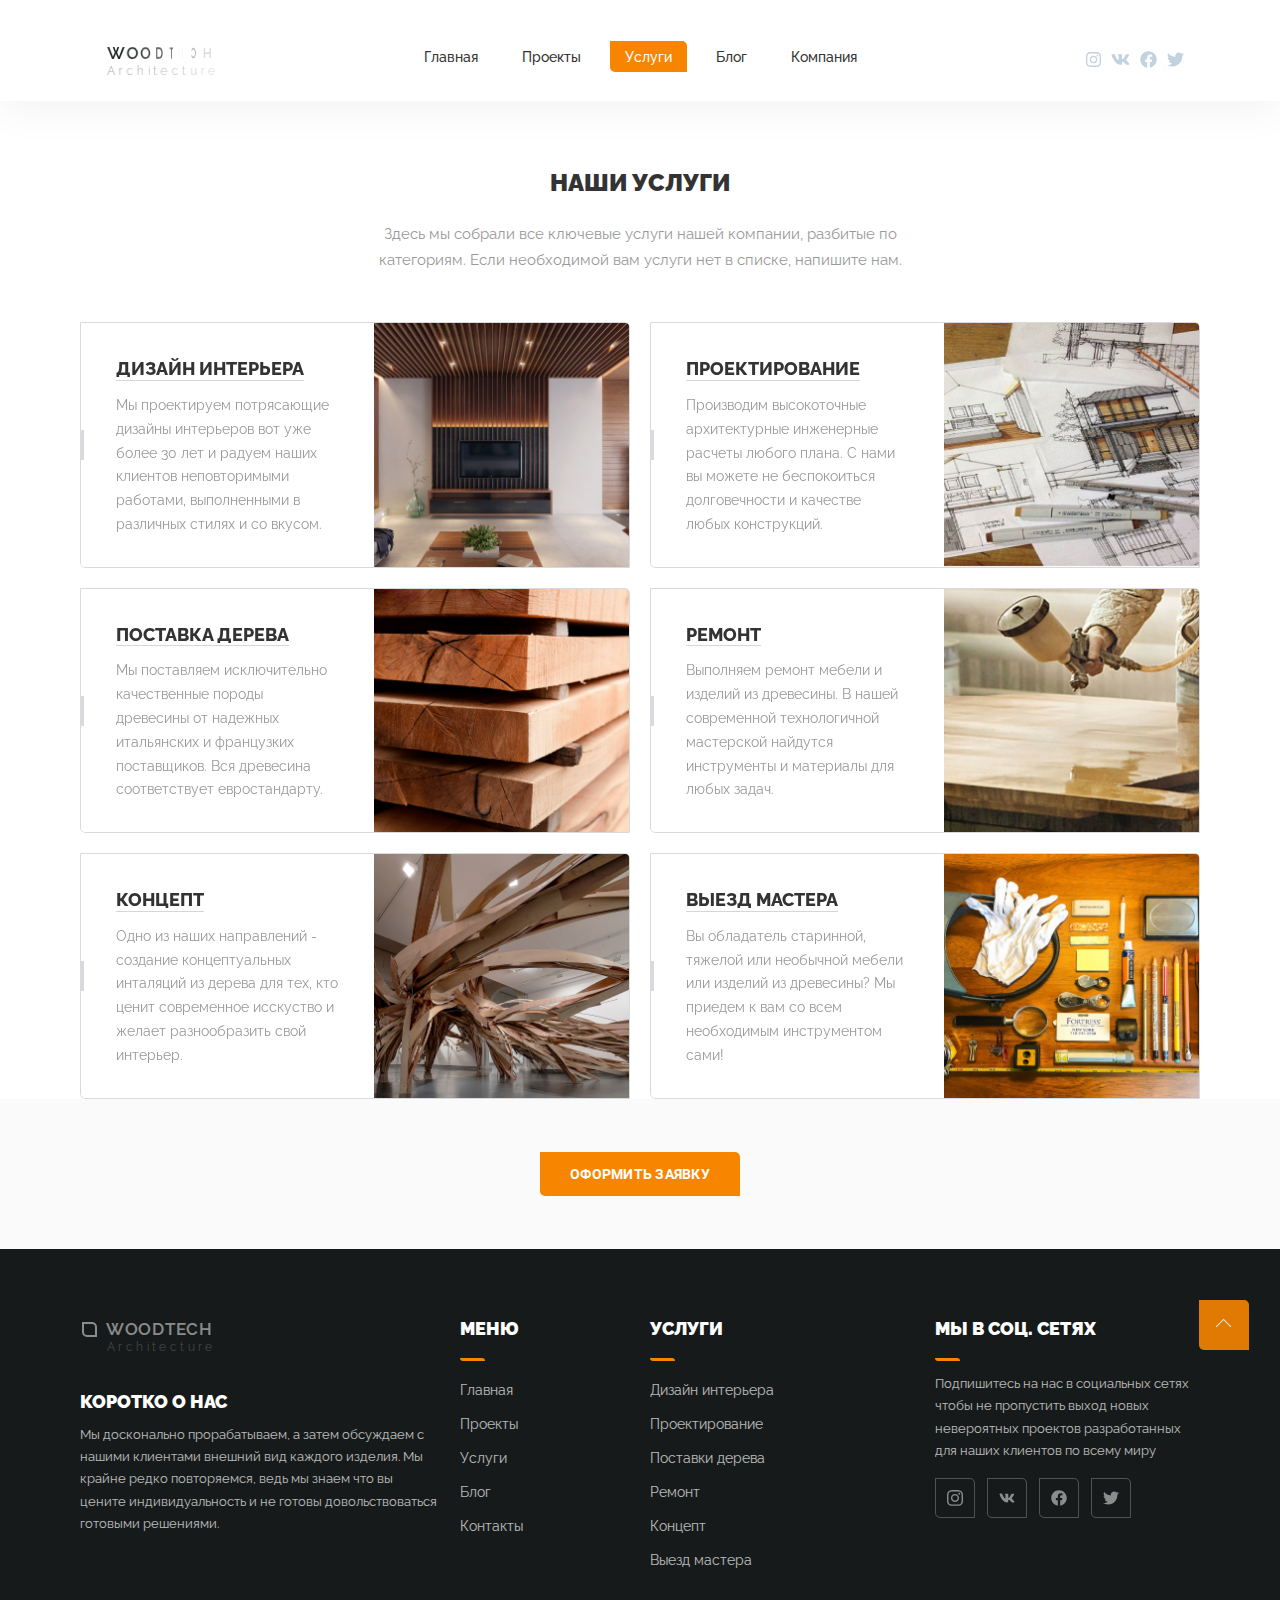
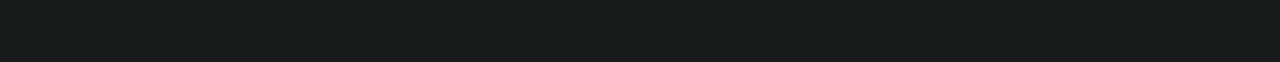
<file: services.html>
<!DOCTYPE html>
<html lang="ru">

<head>

	<meta charset="utf-8">
	<!-- <base href="/"> -->

	<title>Наши услуги</title>
	<meta name="description" content="Компания Woodhouse - Создаём теплую атмосферу Вашего отдыха">

	<meta name="viewport" content="width=device-width, initial-scale=1.0, minimum-scale=1.0, maximum-scale=1.0, user-scalable=no">
	
	<link rel="icon" href="images/favicon.png">
	<!-- <meta property="og:image" content="images/image.jpg"> -->

   <!-- BOOTSTRAP -->
	<link rel="stylesheet" href="libs/bootstrap/css/bootstrap-reboot.min.css">
	<link rel="stylesheet" href="libs/bootstrap/css/bootstrap-grid.min.css">
   <!-- / BOOTSTRAP -->

   <!-- MICROMODAL -->
   <link rel="stylesheet" href="libs/micromodal/micromodal.css">
   <script src="libs/micromodal/micromodal.min.js" defer></script>
   <!-- / MICROMODAL -->

   <!-- LOZY LOADING IMG -->
   <link rel="stylesheet" href="libs/progressive-image/dist/progressive-image.css">
   <script src="libs/progressive-image/dist/progressive-image.js" defer></script>
   <!-- / LOZY LOADING IMG -->

   <!-- GSAP -->
   <script src="libs/gsap/dist/gsap.min.js" defer></script>
   <!-- / GSAP -->

   <!-- INERT JS -->
   <script src="libs/inert_js/inert.js" defer></script>
   <!-- / INERT JS -->

   <!-- CUSTOM STYLES -->
	<link rel="stylesheet" href="css/main.css?v=5">
	<link rel="stylesheet" href="css/media.css">
   <!-- / CUSTOM STYLES -->

   <!-- CUSTOM JS --> 
	<script src="js/common.js?v=5" defer></script>
    <!-- / CUSTOM JS --> 
</head>

<body>

   <!-- NAVBAR -->
   <div class="navbar navbar-deep" id="navbar">
      <div class="container">
         <div class="row">
            <div class="col-6 col-md-3">
               <div class="logo">
                  <a href="index.html" class="logo__link">
                     <i class="js-animate-logo-icon"></i>
                     <span class="js-animate logo__title">woodtech</span>
                     <span class="js-animate logo__subtitle">Architecture</span>
                  </a>
               </div>
            </div>
            <nav class="col-6 col-md-9 col-lg-6 menu-container">
               <button class="menu-toggle" aria-label="Открыть меню">
                  <span id="hamburger">
                     <span></span>
                     <span></span>
                     <span></span>
                   </span>
                   <span id="cross">
                     <span></span>
                     <span></span>
                   </span>
               </button>
               <ul class="top-menu">
                  <li class="top-menu__item"><a href="index.html" class="top-menu__link">Главная</a></li>
                  <li class="top-menu__item"><a href="projects.html" class="top-menu__link">Проекты</a></li>
                  <li class="top-menu__item"><span class="top-menu__link">Услуги</span></li>
                  <li class="top-menu__item"><a href="blog.html" class="top-menu__link">Блог</a></li>
                  <li class="top-menu__item"><a href="company.html" class="top-menu__link">Компания</a></li>
               </ul>
            </nav>
            <div class="col-lg-3 d-none d-lg-block nav-soc-wrap">
               <ul class="nav-soc" aria-label="Социальные сети">
                  <li class="nav-soc__item"><a href="#" class="nav-soc__link" target="_blank" aria-label="Инстраграмм">
                     <img loading="lazy" src="images/icon-soc/deep/instagram-brands.svg" alt="Иконка Инстраграмм">
                  </a></li>
                  <li class="nav-soc__item"><a href="#" class="nav-soc__link" target="_blank" aria-label="Вконтакте">
                     <img loading="lazy" src="images/icon-soc/deep/vk.svg" alt="Иконка Вконтакте">
                  </a></li>
                  <li class="nav-soc__item"><a href="#" class="nav-soc__link" target="_blank" aria-label="Фейсбук">
                     <img loading="lazy" src="images/icon-soc/deep/facebook-brands.svg" alt="Иконка Фейсбук">
                  </a></li>
                  <li class="nav-soc__item"><a href="#" class="nav-soc__link" target="_blank" aria-label="Твитер">
                     <img loading="lazy" src="images/icon-soc/deep/twitter-brands.svg" alt="Иконка Твитер">
                  </a></li>
               </ul>
            </div>
         </div>
      </div>
   </div>
   <!-- \ NAVBAR -->

   <!-- OUR SERVICES -->
   <section class="our-services">
      <div class="container our-services__container">
         <div class="inner-heading">
            <h2 class="section-inner-title">наши услуги</h2>
            <p>Здесь мы собрали все ключевые услуги нашей компании, разбитые по категориям. Если необходимой вам услуги нет в списке, напишите нам.</p>
         </div>

         <div class="our-services__body row services">
            <div class="services__item service col-sm-6">
               <div class="service__wrap">
                  <div class="serivce__text">
                     <a href="#" class="service__title">Дизайн интерьера</a>
                     <p>Мы проектируем потрясающие дизайны интерьеров вот уже более 30 лет и радуем наших клиентов неповторимыми работами, выполненными в различных стилях и со вкусом.</p>
                  </div>
                  <div class="service__bg">
                     <a href="#" data-href="./images/services/1.jpg" class="progressive replace service__bg_progressive" tabindex="-1">
                        <img src="./images/services/1-tiny.jpg" class="preview service__bg_img" alt="image" width="20px" height="100%" loading="lazy" />
                     </a>
                  </div>
               </div>
            </div>
            <div class="services__item service col-sm-6">
               <div class="service__wrap">
                  <div class="serivce__text">
                     <a href="#" class="service__title">проектирование</a>
                     <p>Производим высокоточные архитектурные инженерные расчеты любого плана. С нами вы можете не беспокоиться долговечности и качестве любых конструкций.</p>
                  </div>
                  <div class="service__bg">
                     <a href="#" data-href="./images/services/2.jpg" class="progressive replace service__bg_progressive">
                        <img src="./images/services/2-tiny.jpg" class="preview service__bg_img" alt="image" width="20px" height="100%" loading="lazy" />
                     </a>
                  </div>
               </div>
            </div>
            <div class="services__item service col-sm-6">
               <div class="service__wrap">
                  <div class="serivce__text">
                     <a href="#" class="service__title">поставка дерева</a>
                     <p>Мы поставляем исключительно качественные породы древесины от надежных итальянских и французких поставщиков. Вся древесина соответствует евростандарту.</p>
                  </div>
                  <div class="service__bg">
                     <a href="#" data-href="./images/services/3.jpg" class="progressive replace service__bg_progressive" tabindex="-1">
                        <img src="./images/services/3-tiny.jpg" class="preview service__bg_img" alt="image" width="20px" height="100%" loading="lazy" />
                     </a>
                  </div>
               </div>
            </div>
            <div class="services__item service col-sm-6">
               <div class="service__wrap">
                  <div class="serivce__text">
                     <a href="#" class="service__title">ремонт</a>
                     <p>Выполняем ремонт мебели и изделий из древесины. В нашей современной технологичной мастерской найдутся инструменты и материалы для любых задач.</p>
                  </div>
                  <div class="service__bg">
                     <a href="#" data-href="./images/services/4.jpg" class="progressive replace service__bg_progressive" tabindex="-1">
                        <img src="./images/services/4-tiny.jpg" class="preview service__bg_img" alt="image" width="20px" height="100%" loading="lazy" />
                     </a>
                  </div>
               </div>
            </div>
            <div class="services__item service col-sm-6">
               <div class="service__wrap">
                  <div class="serivce__text">
                     <a href="#" class="service__title">концепт</a>
                     <p>Одно из наших направлений - создание концептуальных инталяций из дерева для тех, кто ценит современное исскуство и желает разнообразить свой интерьер.</p>
                  </div>
                  <div class="service__bg">
                     <a href="#" data-href="./images/services/5.jpg" class="progressive replace service__bg_progressive" tabindex="-1">
                        <img src="./images/services/5-tiny.jpg" class="preview service__bg_img" alt="image" width="20px" height="100%" loading="lazy" />
                     </a>
                  </div>
               </div>
            </div>
            <div class="services__item service col-sm-6">
               <div class="service__wrap">
                  <div class="serivce__text">
                     <a href="#" class="service__title">выезд мастера</a>
                     <p>Вы обладатель старинной,  тяжелой или необычной мебели или изделий из древесины? Мы приедем к вам со всем необходимым инструментом сами!</p>
                  </div>
                  <div class="service__bg">
                     <a href="#" data-href="./images/services/6.jpg" class="progressive replace service__bg_progressive" tabindex="-1">
                        <img src="./images/services/6-tiny.jpg" class="preview service__bg_img" alt="image" width="20px" height="100%" loading="lazy" />
                     </a>
                  </div>
               </div>
            </div>
         </div>
      </div>
      <div class="our-services__footer">
         <div class="container">
            <button href="#" class="button" data-modal-open="modal" data-form="Форма на странице Наши услуги">оформить заявку</button>
         </div>
      </div>
   </section>
   <!--  \ OUR SERVICES -->

   <!-- FOOTER -->
   <footer class="footer">
      <div class="container">
         <div class="row footer__wrap">

            <div class="col-lg-4">
               <div class="logo footer__logo">
                  <a href="index.html" class="logo__link">
                     <i></i>
                     <span class="logo__title">woodtech</span>
                     <span class="logo__subtitle">Architecture</span>
                  </a>
               </div>
               <h4 class="footer__title">Коротко о нас</h4>
               <p class="footer__description">Мы досконально прорабатываем, а затем обсуждаем с нашими клиентами внешний вид каждого изделия. Мы крайне редко повторяемся, ведь мы знаем что вы цените индивидуальность и не готовы довольствоваться готовыми решениями.</p>
            </div>

            <div class="col-3 col-sm-2">
               <h4 class="footer__title footer__title-decor">меню</h4>
               <ul class="footer__menu-list">
                  <li class="footer__menu-item"><a href="index.html" class="footer__menu-link">Главная</a></li>
                  <li class="footer__menu-item"><a href="projects.html" class="footer__menu-link">Проекты</a></li>
                  <li class="footer__menu-item"><a href="services.html" class="footer__menu-link">Услуги</a></li>
                  <li class="footer__menu-item"><a href="blog.html" class="footer__menu-link">Блог</a></li>
                  <li class="footer__menu-item"><a href="contacts.html" class="footer__menu-link">Контакты</a></li>
               </ul>
            </div>

            <div class="col-9 col-sm-4 col-md-3">
               <h4 class="footer__title footer__title-decor">услуги</h4>
               <ul class="footer__menu-list">
                  <li class="footer__menu-item"><a href="#" class="footer__menu-link">Дизайн интерьера</a></li>
                  <li class="footer__menu-item"><a href="#" class="footer__menu-link">Проектирование</a></li>
                  <li class="footer__menu-item"><a href="#" class="footer__menu-link">Поставки дерева</a></li>
                  <li class="footer__menu-item"><a href="#" class="footer__menu-link">Ремонт</a></li>
                  <li class="footer__menu-item"><a href="#" class="footer__menu-link">Концепт</a></li>
                  <li class="footer__menu-item"><a href="#" class="footer__menu-link">Выезд мастера</a></li>
               </ul>
            </div>

            <div class="col-sm-6 col-md-7 col-lg-3">
               <h4 class="footer__title footer__title-decor">мы в соц. сетях</h4>
               <p class="footer__description">Подпишитесь на нас в социальных сетях чтобы не пропустить выход новых невероятных проектов разработанных для наших клиентов по всему миру</p>
               
               <ul class="footer__social-list">
                  <li>
                     <a href="#" class="footer__social-link">
                        <img loading="lazy" src="./images/icon-soc/white/instagram-brands.svg" alt="icon instagram">
                     </a>
                  </li>
                  <li>
                     <a href="#" class="footer__social-link">
                        <img loading="lazy" src="./images/icon-soc/white/vk.svg" alt="icon vk">
                     </a>
                  </li>
                  <li>
                     <a href="#" class="footer__social-link">
                        <img loading="lazy" src="./images/icon-soc/white/facebook-brands.svg" alt="icon facebook">
                     </a>
                  </li>
                  <li>
                     <a href="#" class="footer__social-link">
                        <img loading="lazy" src="./images/icon-soc/white/twitter-brands.svg" alt="icon twiter">
                     </a>
                  </li>
               </ul>
            </div>
         </div>
      </div>
   </footer>
   <!-- / FOOTER -->

   <!-- MODAL WINDOWS -->
   <div class="modal micromodal-slide" id="modal">
      <div class="modal__overlay" data-modal-close>
         <div class="modal__container">

            <header class="modal__header">
               <h2 class="modal__title">Оформить заявку</h2>
               <button class="modal__close" title="Закрыть окно" aria-label="Закрыть окно" data-modal-close=""></button>
               
               <form>
                  <input type="text" name="Имя" placeholder="Ваше имя...">
                  <input type="tel" name="Телефон" placeholder="Ваш телефон...">
                  <textarea name="Комментарий" rows="4" placeholder="Комментарий..."></textarea>
                  <input type="hidden" name="form">
                  <div class="modal__footer">
                     <button class="button">Отправить</button>
                  </div>
               </form>
            </header>

         </div>
      </div>
   </div>
   <!-- \ MODAL WINDOWS -->

   <!-- SCROLL UP --> 
   <button class="scrollup" id="scroll-up" aria-roledescription="button" aria-label="scroll to top">
         <span class="scrollup__arrow"></span>
   </button>
   <!-- / SCROLL UP --> 

</body>
</html>
</file>
<file: libs/progressive-image/dist/progressive-image.css>
.progressive{display:block;outline:none;overflow:hidden;position:relative}.progressive img{border:0;display:block;height:auto;max-width:none;width:100%}.progressive img.preview{filter:blur(2vw);transform:scale(1.05)}.progressive img.reveal{animation:progressiveReveal 1s linear;left:0;position:absolute;top:0}@keyframes progressiveReveal{0%{opacity:0;transform:scale(1.05)}to{opacity:1;transform:scale(1)}}
</file>
<file: libs/micromodal/micromodal.css>
/**************************\
  Basic Modal Styles
\**************************/

.modal {
    font-family: -apple-system,BlinkMacSystemFont,avenir next,avenir,helvetica neue,helvetica,ubuntu,roboto,noto,segoe ui,arial,sans-serif;
  }
  
  .modal__overlay {
    position: fixed;
    top: 0;
    left: 0;
    right: 0;
    bottom: 0;
    background: rgba(0,0,0,0.6);
    display: flex;
    justify-content: center;
    align-items: center;
  }
  
  .modal__container {
    background-color: #fff;
    padding: 30px;
    max-width: 500px;
    max-height: 100vh;
    border-radius: 4px;
    overflow-y: auto;
    box-sizing: border-box;
  }
  
  .modal__header {
    display: flex;
    justify-content: space-between;
    align-items: center;
  }
  
  .modal__title {
    margin-top: 0;
    margin-bottom: 0;
    font-weight: 600;
    font-size: 1.25rem;
    line-height: 1.25;
    color: #00449e;
    box-sizing: border-box;
  }
  
  .modal__close {
    background: transparent;
    border: 0;
  }
  
  .modal__header .modal__close:before { content: "\2715"; }
  
  .modal__content {
    margin-top: 2rem;
    margin-bottom: 2rem;
    line-height: 1.5;
    color: rgba(0,0,0,.8);
  }
  
  .modal__btn {
    font-size: .875rem;
    padding-left: 1rem;
    padding-right: 1rem;
    padding-top: .5rem;
    padding-bottom: .5rem;
    background-color: #e6e6e6;
    color: rgba(0,0,0,.8);
    border-radius: .25rem;
    border-style: none;
    border-width: 0;
    cursor: pointer;
    -webkit-appearance: button;
    text-transform: none;
    overflow: visible;
    line-height: 1.15;
    margin: 0;
    will-change: transform;
    -moz-osx-font-smoothing: grayscale;
    -webkit-backface-visibility: hidden;
    backface-visibility: hidden;
    -webkit-transform: translateZ(0);
    transform: translateZ(0);
    transition: -webkit-transform .25s ease-out;
    transition: transform .25s ease-out;
    transition: transform .25s ease-out,-webkit-transform .25s ease-out;
  }
  
  .modal__btn:focus, .modal__btn:hover {
    -webkit-transform: scale(1.05);
    transform: scale(1.05);
  }
  
  .modal__btn-primary {
    background-color: #00449e;
    color: #fff;
  }
  
  
  
  /**************************\
    Demo Animation Style
  \**************************/
  @keyframes mmfadeIn {
      from { opacity: 0; }
        to { opacity: 1; }
  }
  
  @keyframes mmfadeOut {
      from { opacity: 1; }
        to { opacity: 0; }
  }
  
  @keyframes mmslideIn {
    from { transform: translateY(15%); }
      to { transform: translateY(0); }
  }
  
  @keyframes mmslideOut {
      from { transform: translateY(0); }
      to { transform: translateY(-10%); }
  }
  
  .micromodal-slide {
    display: none;
  }
  
  .micromodal-slide.is-open {
    display: block;
  }
  
  .micromodal-slide[aria-hidden="false"] .modal__overlay {
    animation: mmfadeIn .3s cubic-bezier(0.0, 0.0, 0.2, 1);
  }
  
  .micromodal-slide[aria-hidden="false"] .modal__container {
    animation: mmslideIn .3s cubic-bezier(0, 0, .2, 1);
  }
  
  .micromodal-slide[aria-hidden="true"] .modal__overlay {
    animation: mmfadeOut .3s cubic-bezier(0.0, 0.0, 0.2, 1);
  }
  
  .micromodal-slide[aria-hidden="true"] .modal__container {
    animation: mmslideOut .3s cubic-bezier(0, 0, .2, 1);
  }
  
  .micromodal-slide .modal__container,
  .micromodal-slide .modal__overlay {
    will-change: transform;
  }
</file>
<file: css/main.css>
/* FONT HELPER */
/* 
100 - Thin (Hairline)
200 - Extra Light (Ultra Light)
300 - Light
400 - Regular (Normal)
500 - Medium
600 - Semi Bold (Demi Bold)
700 - Bold
800 - Extra Bold (Ultra Bold)
900 - Black (Heavy) 
*/

/* USER VARIABLES SECTION */

:root {
	--accent: #F88500;
	--accent-light: #fd8c0b;
	--accent-dark: #ee7f00;
	--text-color: #333;
	--dark: #202328; 
	--deep: #171A1A;
	--dark-header: #677284;
	--dark-div: #363E4A;
	--light-bg: #FAFAFA;
	--light-disabled: #D8DADE;
	--light-div: #E7E7E7;
	--middle-gray: rgba(174, 196, 211, 0.7);
	--text-light: #999;
   --address-color-text: #ADB2BB;
   
	--regular-text: 1rem;
   --small-text: .875rem;
	--lineheight: 1.75;
	--userfont: 'raleway-wt', sans-serif;
	--userfont-2: 'roboto-wt', sans-serif;
	--systemfont: -apple-system, BlinkMacSystemFont, Arial, sans-serif;

   --radius: 5px;
   --radius-style: 0 5px;
   --transition: .25s ease-out;

   --padding-block-main: calc(40px + (70 - 40) * ((100vw - 320px) / (1320 - 320)));
}

/* BOOTSTRAP SETTINGS SECTION */

/* gutter 20px (10px + 10px). Comment this code for default gutter start at 1.5rem (24px) wide. */
.container, .container-fluid, .container-lg, .container-md, .container-sm, .container-xl, .container-xxl { --bs-gutter-x: .625rem; }
.row, .row > * { --bs-gutter-x: 1.25rem; }

/* FONTS LOAD SECTION */

@font-face { src: url("../fonts/raleway/raleway-v22-cyrillic-300.woff2") format("woff2"); font-family: "raleway-wt"; font-weight: 300; font-style: normal; }
@font-face { src: url("../fonts/raleway/raleway-v22-cyrillic-regular.woff2") format("woff2"); font-family: "raleway-wt"; font-weight: 400; font-style: normal; }
@font-face { src: url("../fonts/raleway/raleway-v22-cyrillic-500.woff2") format("woff2"); font-family: "raleway-wt"; font-weight: 500; font-style: normal; }
@font-face { src: url("../fonts/raleway/raleway-v22-cyrillic-600.woff2") format("woff2"); font-family: "raleway-wt"; font-weight: 600; font-style: normal; }
@font-face { src: url("../fonts/raleway/raleway-v22-cyrillic-700.woff2") format("woff2"); font-family: "raleway-wt"; font-weight: 700; font-style: normal; }
@font-face { src: url("../fonts/raleway/raleway-v22-cyrillic-800.woff2") format("woff2"); font-family: "raleway-wt"; font-weight: 800; font-style: normal; }
@font-face { src: url("../fonts/raleway/raleway-v22-cyrillic-900.woff2") format("woff2"); font-family: "raleway-wt"; font-weight: 900; font-style: normal; }

@font-face { src: url("../fonts/roboto/roboto-v29-cyrillic-300.woff2") format("woff2"); font-family: "roboto-wt"; font-weight: 300; font-style: normal; }
@font-face { src: url("../fonts/roboto/roboto-v29-cyrillic-500.woff2") format("woff2"); font-family: "roboto-wt"; font-weight: 500; font-style: normal; }
@font-face { src: url("../fonts/roboto/roboto-v29-cyrillic-700.woff2") format("woff2"); font-family: "roboto-wt"; font-weight: 700; font-style: normal; }

/* GENERAL CSS SETTINGS */

::placeholder { color: #666; }
::selection { background-color: var(--accent); color: #fff; }
input, textarea { outline: none; }
input:focus:required:invalid, textarea:focus:required:invalid { border-color: red; }
input:required:valid, textarea:required:valid { border-color: green; }

html {
   scroll-behavior: smooth;
}

body {
	font-family: var(--userfont);
	font-size: var(--regular-text);
	line-height: var(--lineheight);
	color: var(--text-color);
	min-width: 320px;
	position: relative;
	overflow-x: hidden;
}
.js-open-modal {
   margin-right: 15px;
}

a:focus {
   color: var(--accent);
   outline: none;
}

/* USER STYLES */


/* ------------------------ */
/* START GLOBAL COMPONENTS */
/* ------------------------ */

/* BREADCRUMBS */
.page-navigation {
   display: flex;
   justify-content: space-between;
   color: #888;
   margin-bottom: calc(18px + (25 - 18) * ((100vw - 320px) / (1320 - 320)));
}
.page-navigation .adress-line__wrapper .adress-line {
   color: #888;
   text-decoration: none;
}
.breadcrumbs {
   font-weight: 600;
   font-size: .875rem;
   padding-left: 0;
}
.breadcrumbs a,
.breadcrumbs a + span {
   color: #ccc;
   transition: color var(--transition);
}
.breadcrumbs a + span {
   display: inline-block;
   padding-inline: 5px;
}
.breadcrumbs a:hover,
.breadcrumbs a:hover + span {
   color: var(--accent-light);
}
.breadcrumbs span {

}

/* BUTTON */
.button {
   font-family: var(--userfont-2);
   font-size: var(--small-text);
   font-weight: 700;
   text-transform: uppercase;
   letter-spacing: .25px;
   text-decoration: none;
   padding: 10px 30px;
   outline: none;
   border: none;
   background-color: var(--accent);
   border-radius: var(--radius-style);
   color: #fff;
   position: relative;
}
.button::before {
   opacity: 0;
   content: '';
   display: block;
   width: 100%;
   height: 100%;
   border: 1px solid var(--accent);
   border-radius: var(--radius-style);
   position: absolute;
   left: 50%;
   top: 50%;
   transform: translate(-50%, -50%);
   transition: opacity var(--transition), width var(--transition), height var(--transition);
}
.button:hover,
.button:focus {
   color: #fff;
}
.button:hover::before,
.button:focus::before {
   --size: 8px;
   opacity: 1;
   width: calc(100% + var(--size));
   height: calc(100% + var(--size));
}
.button:active {
   background-color: var(--accent-dark);
}

/* MODAL */
.modal {
   z-index: 1;
   position: relative;
}
.modal__container {
   width: 100%;
   max-width: 400px;
   padding: 20px;
   border-radius: var(--radius-style);
}
.modal__header {
   display: flex;
   flex-direction: column;
}
.modal__close {
   position: absolute;
   font-size: 1rem;
   right: 10px;
   top: 10px;
   opacity: 0.6;
   color: var(--deep);
   transition: opacity var(--transition);
}
.modal__close:hover {
   opacity: 1;
}
.modal__title {
   width: 100%;
   text-align: center;
   color: #454545;
   font-weight: 700;
   text-transform: uppercase;
   margin: 10px 0 20px;
}
.modal__footer {
   padding: 10px 0;
   text-align: center;
}

/* FORM */
form input,
form textarea {
   width: 100%;
   font-size: 14px;
   margin: 5px 0;
   padding: 8px 15px;
   border-radius: var(--radius-style);
   border: 1px solid var(--light-div);
}
form input:focus,
form textarea:focus {
   border-color: var(--accent);
}
/* for iPhone */
input, textarea {
  box-shadow: none;
  -webkit-appearance: none;
  outline: none;
}

/* SECTION TITLE */
.section-title__name {
   color: var(--accent);
   font-weight: 800;
   font-size: 1.125rem;
   font-size: calc(16px + (18 - 16) * ((100vw - 320px) / (1320 - 320)));
   text-transform: uppercase;
}
.section-title__name::before {
   content: '\\\\';
   margin-right: 5px;
}
.section-title__desc {
   font-size: calc(20px + (29 - 20) * ((100vw - 320px) / (1320 - 320)));
   font-weight: 800;
   line-height: 1.2;
   letter-spacing: .8px;
}
.section-title__paragraph {
   font-size: var(--small-text);
   margin-bottom: calc(25px + (40 - 25) * ((100vw - 320px) / (1320 - 320)));
}
.section-title_dotted .section-title__desc {
   --margin: 0.86em;
   margin-bottom: var(--margin);
}
.section-title_dotted .section-title__desc::after {
   content: '';
   display: block;
   height: 5px;
   width: 40px;
   background-image: url('../images/interface/ellipse-accent.svg');
   background-repeat: repeat-x;
   margin-top: var(--margin);
}

/* for inner page */
.inner-heading {
   max-width: 550px;
   margin-left: auto;
   margin-right: auto;
   text-align: center;
}
.inner-heading p {
   font-size: calc(14px + (15 - 14) * ((100vw - 320px) / (1320 - 320)));
   font-size: .9375rem;
   color: var(--text-light);
   line-height: 1.7;
}
.section-inner-title {
   font-size: calc(20px + (24 - 20) * ((100vw - 320px) / (1320 - 320)));
   margin-bottom: calc(20px + (25 - 20) * ((100vw - 320px) / (1320 - 320)));
   font-weight: 900;
   text-transform: uppercase;
}

/* ADRESS LINE */
.adress-line__wrapper .adress-line {
   color: var(--address-color-text);
   font-size: var(--small-text);
   font-weight: 700;
   white-space: nowrap;
}
.adress-line__wrapper .adress-line:hover {
   text-decoration: underline;
}
.adress-line__wrapper .adress-line:focus {
   color: var(--accent);
   text-decoration: underline;
}
.adress-line::before {
   content: '';
   display: inline-block;
   width: 12px;
   height: 15px;
   background-image: url('../images/interface/mapmarker.svg');
   background-size: contain;
   background-repeat: no-repeat;
   background-position: center;
   margin-right: 8px;
   position: relative;
   top: 1.4px;
}
.adress-line__wrapper {
   text-overflow: ellipsis;
   overflow: hidden;
}

/* READ MORE LINK */
.read-more {
   display: inline-block;
   font-size: 0.94rem;
   font-weight: 800;
   color: var(--text-color);
   margin-top: 5px;
   line-height: 1;
   text-decoration: none;
}
.read-more:hover {
   color: #555;
   text-decoration: underline;
}
.read-more:focus {
   text-decoration: underline;
}

/* SWIPER PRELOADER LAZY LOAD */
.swiper-lazy {
   opacity: 0;
   transition: opacity var(--transition);
}
.swiper-lazy.swiper-lazy-loaded {
   opacity: 1;
}
.swiper-lazy-preloader {
   --swiper-theme-color: var(--accent);
   animation: swiperLazyPreloader 1s linear infinite;
}
@keyframes swiperLazyPreloader {
   0% { transform: rotate(0)deg; }
   100% { transform: rotate(360deg); }
}

/* ------------------------ */
/* END GLOBAL COMPONENTS */
/* ------------------------ */



/* -------------- NAVBAR -------------- */
.navbar {
   z-index: 1000;
   position: absolute;
   top: 0;
   left: 50px;
   right: 50px;
   padding: 42px 0 20px;
   border-bottom: 1px solid rgba(255, 255, 255, 0.1);
}
.navbar-deep {
   box-shadow: 0px 10px 40px rgba(0, 0, 0, 0.05);
   left: 0;
   right: 0;
}

.navbar-deep + section {
   padding-top: calc(140px + (170 - 140) * ((100vw - 320px) / (1320 - 320)));
}

.logo {
   font-size: 17px;
   white-space: nowrap;
   line-height: 1.3;
}
.logo__link {
   display: inline-block;
   padding-inline: 2px;
   border-radius: var(--radius-style);
   color: #fff;
   text-transform: uppercase;
   font-weight: 600;
   letter-spacing: .75px;
   text-decoration: none;
}
.logo__link:focus {
   outline: 2px solid var(--accent);
}
.logo__link:hover, .logo__link:focus, .logo__link:active {
   color: #fff;
}
.logo__subtitle {
   display: block;
   font-size: 12px;
   font-weight: 300; 
   text-transform: none;
   letter-spacing: 3.4px;
   opacity: .45;
   margin-left: 25px;
}
.logo__link i {
   --size: 15px;
   width: var(--size);
   height: var(--size);
   display: inline-block ;
   position: relative;
   top: 2px;
   border: 2px solid var(--accent);
   border-radius: var(--radius-style);
   margin-right: 5px;
}
.navbar-deep .logo__link {
   color: var(--deep);
}

/* for animation logo */
.js-animate-logo-icon {
   will-change: transform;
}
.js-animate {
   perspective: 2000px;
}
span.js-animate__letter {
   display: inline-block;
   margin-left: 0;
   will-change: transform;
}


.menu-container {
   position: relative;
}
.top-menu {
   margin: 0;
   padding: 0;
   text-align: center;
   transition: opacity var(--transition), visibility var(--transition);
}
.top-menu.top-menu_active {
   visibility: visible;
   opacity: 1;
   transform: translateY(0);
}
.top-menu__item {
   display: inline-block;
   list-style: none;
   margin: 0 5px;
}
.top-menu__link {
   color: #fff;
   font-size: 14px;
   font-weight: 500;
   text-decoration: none;
   padding: 7.5px 15px;
   border-radius: var(--radius-style);
   transition: background-color var(--transition);
}
.top-menu__link:hover, .top-menu__link:focus, span.top-menu__link {
   color: #fff;
   background-color: rgba(196, 196, 196, 0.2);
}
.top-menu__link:focus {
   outline: 2px solid var(--accent);
}

/* burger button for mobile menu */
.menu-toggle {
   --size: 30px;
   width: var(--size);
   height: var(--size);
   height: calc(var(--size) - 10px);
   background-size: contain;
   background-repeat: no-repeat;
   background-position: center;
   background-color: rgba(0,0,0,0);
   border: none;
   position: absolute;
   top: 0;
   bottom: 0;
   margin-block: auto;
   right: 10px;
   cursor: pointer;
   display: none;
   padding: 0;
}

#hamburger {
   position:absolute;
   height:100%;
   width:100%;
   left: 0;
   top: 0;
}
#hamburger span {
   display: block;
   width:100%;
   height:1px;
   position:absolute;
   top:0;
   left:0;
   background-color: #fff;
   transition: all .3s ease;
}
#hamburger span:nth-child(1){
   transition-delay:.3s;
}
#hamburger span:nth-child(2){
   bottom: 0;
   margin-block: auto;
   transition-delay:.38s;
}
#hamburger span:nth-child(3){
   top: auto;
   bottom: 0;
   transition-delay:.45s;
}

#cross {
   position:absolute;
   height:var(--size);
   width: var(--size);
   inset: 0;
   margin: auto;
   transform:rotate(45deg);
}
#cross span {
   background-color: #fff;
   opacity: 0;
   transition: all .4s ease;
}
#cross span:nth-child(1){
   height:0%;
   height: 100%;
   transform: scale(.9);
   width:1px;
   position:absolute;
   left:0;
   right: 0;
   margin-inline: auto;
   transition-delay:0s;
}
#cross span:nth-child(2){
   width:0%;
   width: 100%;
   transform: scale(.9);
   height:1px;
   position:absolute;
   top: 0;
   bottom:0;
   left: 0;
   margin-block: auto;
   transition-delay:.0s;
}

/* active menu */
.menu-toggle_active #hamburger span {
   opacity: 0;
   transform: translateX(10px);
}
.menu-toggle_active #hamburger span:nth-child(1){
   transition-delay:0s;
}
.menu-toggle_active #hamburger span:nth-child(2){
   transition-delay:.1s;
}
.menu-toggle_active #hamburger span:nth-child(3){
   transition-delay:.175s;
}

.menu-toggle_active #cross span {
   opacity: 1;
   transform: none;
   transition: all .8s;
}
.menu-toggle_active #cross span:nth-child(1){
   transition-delay:.2s;
}
.menu-toggle_active #cross span:nth-child(2){
   width:100%;
   transition-delay:.2s;
}

/* nabvar-deep menu */
.navbar-deep .top-menu__link {
   color: var(--text-color);
}
.navbar-deep span.top-menu__link {
   color: #fff;
   background-color: var(--accent);
}
.navbar-deep .menu-toggle #hamburger span,
.navbar-deep .menu-toggle #cross span  {
   background-color: #202328;
}


.nav-soc-wrap {
   text-align: right;
}
.nav-soc {
   background-color: rgba(196, 196, 196, 0.2);
   display: inline-block;
   list-style: none;
   border-radius: 10em;
   margin: 0;
   padding: 1px 13px;
   line-height: 0;
}
.nav-soc__item {
   display: inline-block;
   padding: 8px 3px;
}
.nav-soc__link {
   opacity: .75;
   transition: var(--transition);
   border-radius: var(--radius-style);
}
.nav-soc__link:hover, .nav-soc__link:focus {
   opacity: 1;
}
.nav-soc__link:focus {
   outline: 2px solid var(--accent);
}
.nav-soc__link img {
   width: 100%;
   max-height: 17px;
   max-width: 20px;
}
.navbar-deep .nav-soc {
   background: none;
}


/* --------------------------- SLIDER --------------------------- */
.home-slider {
   position: relative;
   height: 100vh;
   min-height: 580px;
   max-height: 890px;
   background-color: var(--dark);
   color: #fff;
   overflow-x: hidden;
}
.home-slider__slide {
   background-size: cover;
   display: flex;
   align-items: center;
   padding: 0 10px;
}
.home-slider__slide .container {
   z-index: 2;
   position: relative;
}
.home-slider__heading {
   font-size: calc(40px + (58 - 40) * ((100vw - 320px) / (1320 - 320)));
   font-weight: 300;
   line-height: .8;
   transition-delay: .3s;
}
.home-slider__heading span {
   font-size: 1rem;
   font-weight: 500;
   background-color: var(--accent);
   border-radius: var(--radius-style);
   padding: 10px 15px;
   display: inline-block;
   margin-top: 15px;
}
.home-slider__text {
   max-width: 410px;
   font-size: var(--small-text);
   background-color: rgba(32, 35, 40, 0.9);
   border-radius: 0 calc(var(--radius) * 2);
   padding: 15px 20px;
   margin-top: calc(20px + (35 - 20) * ((100vw - 320px) / (1320 - 320)));
}

[data-animate] {
   opacity: 0;
   transition: opacity .8s ease-out, transform .8s ease-out;
}
[data-animate="bottom"] {
   transform: translate3d(0, 15px, 0);
}
.home-slider__slide.swiper-slide-active [data-animate] {
   opacity: 1;
   transform: none;
}
.home-slider__slide.swiper-slide-active .home-slider__heading {
   transition-delay: .6s;
}
.home-slider__slide.swiper-slide-active .home-slider__text{
   transition-delay: 1s;
}

.home-slider__slide::before {
   content: '';
   position: absolute;
   left: 0;
   top: 0;
   width: 100%;
   height: 100%;
   background-color: var(--dark);
   opacity: .15;
}
.home-slider__slide::after {
   --size: 10px;
   content: '';
   z-index: 1;
   position: absolute;
   left: var(--size);
   top: var(--size);
   right: var(--size);
   bottom: var(--size);
   box-shadow: 0 0 0 calc(var(--size) * 2) var(--dark);
   border-radius: var(--radius);
}

.home-slider__bottom {
   z-index: 1;
   position: absolute;
   bottom: 0;
   right: 10px;
   width: 100%;
   max-width: 440px;
   background-color: var(--dark);
   border-radius: var(--radius) 0 0 0;
   padding: 45px 40px 45px 15px;
   font-size: 0.75rem;
   color: #4F5865;
}
.home-slider__pagination-wrapper {
   position: relative;
}
.home-slider__pagination {
   display: flex;
   align-items: center;
   justify-content: center;
   text-align: center;
   font-family: var(--userfont-2);
   font-weight: 300;
   bottom: 50%;
   transform: translateY(50%);
}
.home-slider__pagination b {
   font-size: 1rem;
   font-weight: 300;
   color: #919DB0;
}
.home-slider__pagination span {
   display: inline-block;
   width: 1px;
   height: 28px;
   background-color: #343A44;
   margin: 0 8px;
}
.home-slider__scrollbar.swiper-scrollbar {
   cursor: pointer;
   position: relative;
   bottom: 0;
   left: 0;
   width: 100%;
}
.home-slider__bottom .swiper-scrollbar-drag {
   height: 5px;
   cursor: pointer;
}
.home-slider__nav {
   position: relative;
}
.home-slider__nav button {
   background: none;
   border: none;
   outline: none;
}
.home-slider__nav button:not(.swiper-button-disabled):hover::after {
   transform: scale(1.2);
}
.home-slider__nav button:not(.swiper-button-disabled):focus::after {
   transform: scale(1.2);
   color: var(--accent);
}
.home-slider__nav button::after {
   font-size: 14px;
   color: #919DB0;
   transition: transform .25s ease;
   will-change: transform;
}


/*  ------------------------------ HOME-CALLBACK ------------------------------ */
.home-callback {
   z-index: 1;
   position: relative;
   background-color: var(--deep);
   color: var(--dark-header);
   padding-block: calc(40px + (50 - 40) * ((100vw - 320px) / (1320 - 320)));
}
.home-callback__header {
   display: inline-block;
   font-size: 1.125rem;
   font-weight: 900;
   text-transform: uppercase;
   margin-bottom: 1.67em;
   position: relative;
}
.home-callback__header::after {
   content: '';
   position: absolute;
   left: 0;
   bottom: -15px;
   height: 1px;
   width: 145%;
   background-color: var(--dark-div);
}
.home-callback__list {
   list-style-type: none;
   padding: 0;
   margin: 0;
   font-size: var(--small-text);
}
.home-callback__list li {
   display: inline-block;
   width: 32%;
   margin-bottom: 7px;
}
.home-callback__list li span {
   font-family: var(--userfont-2);
   font-weight: 700;
}
.home-callback__text-right {
   text-align: right;
}
.home-callback__text-right p {
   font-size: var(--small-text);
   line-height: 1.65;
}
.phone-big {
   font-family: var(--userfont-2);
   font-size: calc(20px + (28 - 20) * ((100vw - 320px) / (1320 - 320)));
   font-weight: 300;
   line-height: 1;
   text-decoration: none;
   color: var(--text-color);
}
.phone-big:hover {
   color: var(--text-color);
}
.home-callback__phone {
   color: #fff;
}
.home-callback__phone:hover {
   color: rgb(236, 236, 236);
}
.home-callback__button {
   margin-top: 20px;
}


/* ------------------------------ BEST-WORKS ------------------------------ */
.best-works {
   --padding-wrap: calc(40px + (65 - 40) * ((100vw - 320px) / (1320 - 320)));
   background-color: var(--light-bg);
}
.best-works__top {
   background-color: var(--dark);
   color: #fff;
   padding-top: var(--padding-wrap);
   padding-bottom: calc(50px + (140 - 50) * ((100vw - 320px) / (1320 - 320)));
}
.best-works__top-wrapper {
   display: flex;
   align-items: center;
}
.best-works__top-item {
   --padding: calc(20px + (40 - 20) * ((100vw - 320px) / (1320 - 320)));
   flex: 0 0 50%;
   margin-bottom: 20px;
}
.best-works__left {
   font-size: var(--small-text);
   text-align: right;
   padding-right: var(--padding);
   padding-top: 20px;
   padding-bottom: 10px;
   border-right: 1px solid var(--dark-div);
}
.best-works__right {
   padding-left: var(--padding);
}

.best-works__bottom {
   margin-top: calc((50px + (85 - 50) * ((100vw - 320px) / (1320 - 320))) * -1);
   padding-bottom: var(--padding-wrap);
}
.best-works__item-wrapper {
   overflow: hidden;
   margin-bottom: 20px;
}
.best-works__button-wrapper {
   text-align: center;
   padding-top: calc(5px + (20 - 5) * ((100vw - 320px) / (1320 - 320)));
}

/* ----------------------------------- BEST ITEM ----------------------------------- */
.best-item {
   --transition: .2s ease-out;
   background-color: #fff;
   height: 100%;
   border-bottom: 3px solid var(--light-disabled);
   transition: border var(--transition);
}
.best-item a {
   text-decoration: none;
   color: var(--text-color);
}
.best-works__img-wrapper {
   display: block;
   position: relative;
   overflow: hidden;
}
.best-works__img-wrapper img,
.best-works__img-wrapper img.preview {
   will-change: transform;
   aspect-ratio: 1 / .625;
   object-fit: cover;
}
/* setting animation for loading lazy */
.best-item__progressive img.reveal {
   animation-duration: .5s;
}

.best-works__img-wrapper::before,
.best-works__img-wrapper::after {
   content: '';
   z-index: 2;
   position: absolute;
   left: 0;
   top: 0;
   width: 100%;
   height: 100%;
   background-image: url('../images/interface/triangle-white.svg');
   background-repeat: no-repeat;
   background-position: 25px 25px;
   opacity: 0;
   transition: opacity var(--transition), background-position var(--transition);
}
.best-works__img-wrapper::before {
   background-color: rgba(32, 35, 40, 0.25);
}
.best-works__img-wrapper::after {
   transform: rotate(180deg);
}

.best-item:hover {
   border-bottom: 3px solid var(--accent);
}
.best-item:hover .best-works__img-wrapper::before,
.best-item:hover .best-works__img-wrapper::after,
.best-works__img-wrapper:focus::before,
.best-works__img-wrapper:focus::after {
   opacity: 1;
   background-position: 20px 20px;
}

.best-item__content {
   padding: calc(15px + (25 - 15) * ((100vw - 320px) / (1320 - 320)));
}

.best-item__desc {
   font-size: calc(16px + (20 - 16) * ((100vw - 320px) / (1320 - 320)));
   font-weight: 700;
   line-height: 1.28;
   position: relative;
   padding-left: 20px;
   margin-top: 5px;
   margin-bottom: 5px;
   display: inline-block;
}
.best-item__desc:hover {
   text-decoration: underline;
}
.best-item__desc:focus {
   color: var(--accent);
   text-decoration: underline;
}
.best-item__desc::after,
.best-item__desc::before {
   content: '';
   position: absolute;
   left: 0;
   top: 0;
   width: 10px;
   height: 100%;
   background-repeat: repeat-y;
   background-position: 4px 9px;
   transition: opacity var(--transition);
}
.best-item__desc::before {
   background-image: url('../images/interface/ellipse.svg');
   opacity: 1;
}
.best-item__desc::after {
   background-image: url('../images/interface/ellipse-accent.svg');
   opacity: 0;
}
.best-item:hover .best-item__desc::after {
   opacity: 1;
}
.best-item:hover .best-item__desc::before {
   opacity: 0;
}

/* ------------------------------------- ADVANTAGES ------------------------------------- */
.advantages {
   padding-block: calc(50px + (80 - 50) * ((100vw - 320px) / (1320 - 320)));
}
.advantages-slider-wrapper {
   text-align: center;
}
.advantages-slider {
   position: relative;
   display: inline-block;
   width: 100%;
   max-width: 440px;
}
.advantages-slider img {
   width: 100%;
   border-radius: var(--radius-style);
}
.advantages-slider::before {
   content: '';
   width: 50%;
   height: 50%;
   position: absolute;
   top: -15px;
   left: -15px;
   background-color: var(--dark);
   opacity: .1;
   border-radius: var(--radius-style);
}
.advantages-slider__caption {
   --padding: calc(15px + (22 - 15) * ((100vw - 320px) / (1320 - 320)));
   position: absolute;
   z-index: 1;
   display: flex;
   max-width: 250px;
   color: #fff;
   bottom: calc(30px + (60 - 30) * ((100vw - 320px) / (1320 - 320)));
   right: calc((5px + (25 - 5) * ((100vw - 320px) / (1320 - 320))) * -1);
   padding-right: calc(20px + (50 - 20) * ((100vw - 320px) / (1320 - 320)));
   padding-left: var(--padding);
   padding-top: var(--padding);
   padding-bottom: var(--padding);
   border-radius: var(--radius-style);
   overflow: hidden;
   font-size: 1.25rem;
   font-weight: 300;
   font-family: var(--userfont);
   line-height: 1.2;
   text-align: left;
}
.advantages-slider__caption span {
   font-family: var(--userfont-2);
   font-weight: 700;
   font-size: calc(25px + (52 - 25) * ((100vw - 320px) / (1320 - 320)));
   line-height: 1;
   padding-right: 15px;
}
.advantages-slider__caption::before {
   content: '';
   position: absolute;
   z-index: -1;
   background-color: var(--dark);
   opacity: .9;
   top: 0;
   bottom: 0;
   left: 0;
   right: 0;
}

/* ------------------------------------ ITEM ADVANTAGES ------------------------------------ */
.advantages__item-wrapper {
   margin-bottom: 20px;
}
.item-advantages {
   height: 100%;
   display: flex;
   flex-direction: column;
   justify-content: space-between;
   align-items: flex-start;
}
.item-advantages__heading {
   color: var(--text-color);
   font-size: calc(16px + (20 - 16) * ((100vw - 320px) / (1320 - 320)));
   font-weight: 800;
   text-decoration: none;
   display: flex;
   align-items: center;
   min-height: 58px;
   border-bottom: 1px solid var(--light-div);
   padding-bottom: 12px;
   margin-bottom: 12px;
}
.item-advantages__heading:hover .item-advantages__heading_text {
   color: var(--text-color);
   text-decoration: underline;
}
.item-advantages__heading:focus .item-advantages__heading_text {
   text-decoration: underline;
}
.item-advantages__heading img {
   max-width: 45px;
   margin-right: 15px;
}
.item-advantages__heading_text {
   line-height: 1.1;
}
.item-advantages__desc {
   font-size: var(--small-text);
   margin-bottom: 6px;
}

/* ------------------------------------- OUR PARTNERS ------------------------------------- */
.our-patners {
   position: relative;
   padding-top: var(--padding-block-main);
   padding-bottom: calc(40px + (88 - 40) * ((100vw - 320px) / (1320 - 320)));
   background-size: cover;
   background-position: center;
   background-color: var(--dark);
   color: #fff;
}

.our-patners__title {
   text-align: center;
   padding-bottom: calc(20px + (45 - 20) * ((100vw - 320px) / (1320 - 320)));
}

.our-patners__list {
   list-style: none;
   row-gap: calc(10px + (30 - 10) * ((100vw - 320px) / (1320 - 320)));
   padding-left: 0;
}

.partner {
   font-size: var(--small-text);
   text-align: center;
}

.partner__logo {
   min-height: 65px;
   margin-bottom: 12px;
   display: flex;
   justify-content: center;
   align-items: center;
}

.partner__name {
   color: var(--accent);
   font-weight: 800;
   text-decoration: none;
   cursor: pointer;
}

.partner__name:hover,
.partner__name:focus {
   color: var(--accent);
   text-decoration: underline;
}


/* ------------------------------------- OUR-BLOG ------------------------------------- */
.our-blog {
   padding-block: var(--padding-block-main);
}

.our-blog__title {
   text-align: center;
}

.our-blog__content {
   padding-top: calc(15px + (37 - 15) * ((100vw - 320px) / (1320 - 320)));
}

.our-blog-slider {
   overflow-x: hidden;
}

.our-blog-slider__pagination {
   display: flex;
   justify-content: center;
   column-gap: 10px;
   padding-top: calc(30px + (50 - 30) * ((100vw - 320px) / (1320 - 320)));
}

.our-blog-slider__bullet {
   background-color: var(--light-disabled);
   border-radius: var(--radius-style);
   height: 5px;
   width: 25px;
   display: inline-block;
   transition: background-color var(--transition);
   outline: none;
}
.our-blog-slider__bullet:hover,
.our-blog-slider__bullet:focus {
   background-color: var(--dark-header);
}

.our-blog-slider__bullet.our-blog-slider__bullet-active {
   background-color: var(--accent);
}

/* ------------------------------------- BLOG-ITEM ------------------------------------- */
.blog-item-noslide {
   padding-inline: 10px;
}
.blog-item-noslide .blog-item__wrapper {
   height: 100%;
}
.blog-item__wrapper {
   height: var(--height); /* значение прокидывается с js */
   border: 1px solid #eee;
   border-radius: var(--radius-style);
   padding: 15px 15px 20px;
}

.blog-item__bg {
   position: relative;
   overflow: hidden;
   border-radius: var(--radius-style);
   aspect-ratio: 1 / .5833;
   -webkit-mask-image: -webkit-radial-gradient(white, black);
}
.blog-item__bg_img {
   max-width: 100%;
   aspect-ratio: 1 / .5833;
   object-fit: cover;
}

/* SETTING FOR LAZY LOAD */
.blog-item__progressive,
.project-card__progressive {
   z-index: 1;
   height: 100%;
   width: 100%;
}
.project-card__img,
.project-card__progressive img.preview, .project-card__progressive img {
   aspect-ratio: 1 / .6389;
   object-fit: cover;
   height: 100%;
}

.blog-item__progressive img.reveal,
.project-card__progressive img.reveal {
   animation: progressiveRevealCustom .5s linear;
   will-change: transform;
}
@keyframes progressiveRevealCustom {
   0% { opacity: 0; }
   100% { opacity: 1; }
 }

.blog-item__data {
   z-index: 3;
   position: absolute;
   left: 10px;
   top: 10px;
   background-color: var(--accent);
   font-size: .75rem;
   text-transform: uppercase;
   font-weight: 700;
   color: #fff;
   padding: 8px 12px;
   line-height: 1;
   border-radius: var(--radius-style);
}

.blog-item__data span {
   font-family: var(--userfont-2);
}

.blog-item__body {
   padding-top: calc(20px + (24.5 - 20) * ((100vw - 320px) / (1320 - 320)));
   display: flex;
   flex-direction: column;
   justify-content: space-between;
}

.blog-item__text p {
   font-size: var(--small-text);
   padding-left: 15px;
   line-height: 1.7;
   padding-top: 10px;
}

.blog-item__title {
   position: relative;
   text-transform: uppercase;
   font-size: calc(16px + (18 - 16) * ((100vw - 320px) / (1320 - 320)));
   line-height: 1.2;
   font-weight: 800;
   padding-left: 15px;
}

.blog-item__title::before {
   content: '';
   position: absolute;
   height: 100%;
   width: 3px;
   background-color: var(--accent);
   left: 0;
   top: 0;
}

.blog-item__link {
   font-size: .9375rem;
   font-weight: 800;
   line-height: 1;
   color: var(--text-color);
   margin-left: 15px;
   transition: color var(--transition);
}

.blog-item__link:hover {
   color: var(--accent);
}

/* blog-item-more  */
.blog-item-more {
   height: var(--height); /* значение прокидывается с js */
   padding: 15px;
   grid-template-rows: 1fr;
   border: 1px solid #eee;
   border-radius: var(--radius-style);
}

.blog-item-more__bg {
   height: 100%;
   display: flex;
   justify-content: center;
   align-items: center;
   text-align: center;
   position: relative;
}

.blog-item-more__bg_img {
   position: absolute;
   inset: 0;
   height: 100%;
   width: 100%;
}

.blog-item-more__link {
   position: relative;
   z-index: 2;
   font-weight: 800;
   color: var(--text);
   line-height: 1.4;
   display: inline-block;
   max-width: 190px;
   text-align: center;
   transition: color var(--transition);
}
.blog-item-more__link:hover {
   color: var(--accent);
}

/* ------------------------------------- FOOTER ------------------------------------- */
.footer {
   padding-block: var(--padding-block-main);
   background-color: var(--deep);
   color: #fff;
}

.footer__wrap {
   row-gap: 2rem;
}

.footer__logo {
   opacity: .5;
   margin-bottom: calc(25px + (35 - 25) * ((100vw - 320px) / (1320 - 320)));
}
.footer__logo .logo__link i {
   border-color: #fff;
}

.footer__title {
   font-size: calc(16px + (18 - 16) * ((100vw - 320px) / (1320 - 320)));
   font-weight: 900;
   text-transform: uppercase;
   margin-bottom: calc(10px + (12 - 10) * ((100vw - 320px) / (1320 - 320)));
}

.footer__title-decor {
   padding-bottom: calc(18px + (22 - 18) * ((100vw - 320px) / (1320 - 320)));
   position: relative;
}
.footer__title-decor::before {
   content: '';
   position: absolute;
   left: 0;
   bottom: 0;
   display: inline-block;
   width: 25px;
   height: 3px;
   background-color: var(--accent);
   border-radius: var(--radius-style);
}

.footer__description {
   font-size: .8125rem;
   opacity: .7;
   line-height: 1.7;
}

.footer__menu-list {
   list-style: none;
   padding-left: 0;
   font-size: var(--small-text);
}
.footer__menu-item {
   padding-block: 10px;
   line-height: 1;
}
.footer__menu-link {
   color: #fff;
   text-decoration: none;
   opacity: .7;
   transition: opacity var(--transition);
}
.footer__menu-link:hover {
   color: #fff;
   opacity: 1;
}

.footer__social-list {
   list-style: none;
   display: flex;
   flex-wrap: wrap;
   gap: 12px;
   padding-left: 0;
}
.footer__social-link {
   display: inline-flex;
   justify-content: center;
   align-items: center;
   width: 40px;
   height: 40px;
   border-radius: var(--radius-style);
   border: 1px solid rgba(255,255,255,0.25);
   transition: background-color var(--transition), border-color var(--transition);
}
.footer__social-link:hover, .footer__social-link:focus {
   background-color: var(--accent);
   border-color: rgba(255,255,255,0);
}
.footer__social-link:hover img, .footer__social-link:focus img {
   opacity: 1;
}
.footer__social-link img {
   width: 16px;
   height: auto;
   opacity: .5;
   transition: opacity var(--transition);
}

/* ------------------------------------- SCROLL UP ------------------------------------- */
.scrollup {
   --size: 50px;
   z-index: 10;
   position: fixed;
   right: calc(15px + (32 - 15) * ((100vw - 320px) / (1320 - 320)));
   bottom: -50%;
   opacity: 0.9;
   width: var(--size);
   height: var(--size);
   border-radius: var(--radius-style);
   background-color: var(--accent);
   border: none;
   display: flex;
   justify-content: center;
   align-items: center;
   padding-top: calc(var(--size) / 10);
   transition: opacity var(--transition), transform var(--transition), bottom .6s ease;
   outline: none;
}
.scrollup:hover, .scrollup:focus {
   opacity: 1;
   transform: translateY(-5px);
}
.scrollup__arrow {
   width: calc(var(--size) / 4.5);
   height: calc(var(--size) / 4.5);
   display: block;
   border-left: 1px solid #fff;
   border-top: 1px solid #fff;
   transform: rotate(45deg);
}
.show-scrollup {
   bottom: calc(25px + (45 - 25) * ((100vw - 320px) / (1320 - 320)));
}



/* ------------------------------------- INNER PAGES ------------------------------------- */

/* ------------------------------------- BLOG COMPANY PAGE ------------------------------------- */
.blog-company {
   padding-bottom: var(--padding-block-main);
}

.blog-company__body {
   row-gap: 20px;
   padding-top: calc(10px + (34 - 10) * ((100vw - 320px) / (1320 - 320)));
   padding-bottom: calc(20px + (30 - 20) * ((100vw - 320px) / (1320 - 320)));
}

/* ------------------------------------- POST PAGINATION ------------------------------------- */
.pagination {
   font-size: .9375rem;
   line-height: 1;
   padding-block: 15px;
}
.pagination__links {
   display: flex;
   align-items: center;
   justify-content: center;
   flex-wrap: wrap;
   gap: 10px;
}
span.pagination__arrow {
   color: #C4C4C4;
}
a.pagination__arrow {
   color: #666;
   text-decoration: none;
   transition: color var(--transition);
}
a.pagination__arrow:hover, a.pagination__arrow:focus {
   color: var(--accent);
}
.pagination__prev {
}
.pagination__next {
}
.pagination__numbers {
   font-family: var(--userfont-2);
   display: inline-flex;
   justify-content: center;
   align-items: center;
   color: #666;
   padding: 10px 15px;
   text-decoration: none;
   border-radius: var(--radius-style);
   transition: background-color var(--transition), color var(--transition);
}
a.pagination__numbers:hover {
   background-color: var(--light-div);
   color: #666;
}
a.pagination__numbers:focus {
   outline: 2px solid var(--accent);
   color: #666;
}
span.pagination__numbers {
   background-color: var(--accent);
   color: #fff;
}
.pagination__current {
}
.pagination_dots {
}

.screen-reader-text {
   border: 0;
   clip: rect(1px,1px,1px,1px);
   -webkit-clip-path: inset(50%);
   clip-path: inset(50%);
   height: 1px;
   margin: -1px;
   overflow: hidden;
   padding: 0;
   position: absolute!important;
   width: 1px;
   word-wrap: normal!important;
}


/* ------------------------------------- PROJECTS PAGE ------------------------------------- */
.our-projects {
   padding-bottom: var(--padding-block-main);
}

.our-projects__list {
   display: grid;
   row-gap: 20px;
   padding-top: calc(5px + (34 - 5) * ((100vw - 320px) / (1320 - 320)));
}

.our-projects__row {
   display: grid;
   gap: 20px;
   grid-template-columns: repeat(3, 1fr);
}

.our-projects__row:nth-child(odd) .project-card:nth-child(2) {
   grid-row: span 2;
}
.our-projects__row:nth-child(odd) .project-card:nth-child(2) .project-card__img {
   aspect-ratio: 1 / 1.34375;
}
.our-projects__row:nth-child(even) .project-card:first-of-type,
.our-projects__row:nth-child(even) .project-card:nth-child(3) {
   grid-row: span 2;
}
.our-projects__row:nth-child(even) .project-card:first-of-type .project-card__img,
.our-projects__row:nth-child(even) .project-card:nth-child(3) .project-card__img {
   aspect-ratio: 1 / 1.34375;
}

.project-card {
   position: relative;
   overflow: hidden;
   border-radius: var(--radius-style);
   -webkit-mask-image: -webkit-radial-gradient(white, black);
}
.project-card:hover .project-card__data,
.project-card:focus .project-card__data {
   opacity: 1;
   transform: scale(1);
}
.project-card:focus {
   outline: 2px solid var(--accent);
}
.project-card__data {
   z-index: 2;
   position: absolute;
   inset: 10px;
   padding: 10px;
   overflow-y: auto;
   display: flex;
   flex-direction: column;
   justify-content: center;
   align-items: center;
   text-align: center;
   background-color: rgba(255, 255, 255, .98);
   opacity: 0;
   transform: scale(.9);
   transition: opacity 1s ease, transform 1s ease;
   border-radius: var(--radius-style);
   will-change: transform;
}
.project-card__description {
   line-height: 1.7;
   font-size: .8125rem;
   color: var(--text-light);
   margin-bottom: 5px;
}
.project-card__title {
   font-size: calc(14px + (18 - 14) * ((100vw - 320px) / (1320 - 320)));
   margin-bottom: calc(14px + (20 - 14) * ((100vw - 320px) / (1320 - 320)));
   font-weight: 900;
   text-transform: uppercase;
}
.project-card__link {
   font-size: calc(13px + (15 - 13) * ((100vw - 320px) / (1320 - 320)));
   font-weight: 800;
   color: var(--text-light);
   transition: color var(--transition);
   line-height: 1;
}
.project-card__link:hover {
   color: var(--accent);
}

/* ------------------------------------- PROJECT PAGE ------------------------------------- */
.project {
   padding-bottom: 35px;
}

.project__container {

}

.project-slider-big,
.project-slider-small {
   overflow-x: hidden;
}

.project-slider-big {
   position: relative;
}
.project-slider-big__nav {
   position: absolute;
   z-index: 1;
   width: 100%;
   height: 100%;
   left: 0;
   top: 0;
   display: flex;
}
.project-slider-big__prev,
.project-slider-big__next {
   width: 50%;
   height: 100%;
}

.project-slider-small {
   margin-block: 5px;
}
.project-slider-small__item {
   position: relative;
   cursor: pointer;
}
.project-slider-small__item::before {
   content: '';
   position: absolute;
   width: 100%;
   height: 100%;
   background-color: rgba(0, 0, 0, 0.5);
   transition: background-color 1s ease;
}
.project-slider-small .swiper-slide-thumb-active::before {
   background-color: rgba(0, 0, 0, 0);
}

.project-slider-big__item,
.project-slider-small__item {
   background-color: #fff;
}
.project-slider-big__item img,
.project-slider-small__item img {
   width: 100%;
   aspect-ratio: 1 / .5625;
   object-fit: cover;
}

/* project__content */
.project__content {
   line-height: 1.7;
}

.project__content_progressive img {
   aspect-ratio: 1 / .567;
   object-fit: cover;
}
.project__content_progressive img.reveal {
   animation: progressiveRevealProjectContent 1s linear;
}
@keyframes progressiveRevealProjectContent {
   0% { opacity: 0; }
   100% { opacity: 1; }
 }

.project__title {
   font-size: calc(25px + (31 - 25) * ((100vw - 320px) / (1320 - 320)));
   margin-top: calc(35px + (50 - 35) * ((100vw - 320px) / (1320 - 320)));
   font-weight: 800;
   text-align: center;
}

.project__content p {
    margin-block: calc(25px + (35 - 25) * ((100vw - 320px) / (1320 - 320)));
}
.project__content p:first-child {
   margin-top: calc(15px + (17 - 15) * ((100vw - 320px) / (1320 - 320)));
}

/* project-sidebar */
.project-sidebar {
   text-align: center;
   font-size: var(--small-text);
   max-width: 400px;
   margin-inline: auto;
}

.project-sidebar__item {
   padding-block: calc(20px + (45 - 20) * ((100vw - 320px) / (1320 - 320)));
   padding-inline: calc(15px + (30 - 15) * ((100vw - 320px) / (1320 - 320)));
}

.project-sidebar__title {
   text-transform: uppercase;
   font-weight: 800;
   font-size: 1rem;
}

/* autor */
.author__photo {
   max-width: 105px;
   aspect-ratio: 1 / 1;
   border-radius: 50%;
   border: 5px solid #D1D3D7;
   overflow: hidden;
   position: relative;
   margin-inline: auto;
   margin-block: calc(20px + (25 - 20) * ((100vw - 320px) / (1320 - 320)));
}
.author__photo img {
   position: absolute;
   left: 50%;
   top: 50%;
   transform: translate(-50%, -50%);
   width: 100%;
}

.author__name {
   font-size: 1rem;
   font-weight: 700;
}

/* info */
.info {
   background-color: var(--light-bg);
   border-radius: var(--radius-style);
   padding-bottom:  calc(20px + (35 - 20) * ((100vw - 320px) / (1320 - 320)));;
}

.info__title {
   margin-bottom: calc(10px + (15 - 10) * ((100vw - 320px) / (1320 - 320)));;
}

.info__item {
   display: flex;
   justify-content: space-between;
   align-items: flex-end;
   padding-block: calc(10px + (12 - 10) * ((100vw - 320px) / (1320 - 320)));
   color: #666;
}
.info__item * {
   margin-bottom: 0;
   line-height: 1;
}
.info__name, 
.info__value {
   flex-grow: 0;
}
.info__dot {
   display: block;
   height: 3px;
   flex-grow: 1;
   background-image: url(../images/project/author/dot.jpg);
   background-size: 5px 100%;
   margin-bottom: .15em;
   margin-inline: 2px;
}

.info__value {
   font-weight: 700;
   color: #444;
}


/* ------------------------------------- OUR SERVICES PAGE ------------------------------------- */
.our-services {
   padding-top: var(--padding-block-main);
}

.our-services__body {
   row-gap: 20px;
   padding-top: calc(15px + (34 - 15) * ((100vw - 320px) / (1320 - 320)));
}

.service {
}

.services__item {
}

.service__wrap {
   border: 1px solid var(--light-disabled);
   border-radius: var(--radius-style);
   overflow: hidden;
   -webkit-mask-image: -webkit-radial-gradient(white, black);
   display: flex;
   height: 100%;
   position: relative;
}
.service__wrap::before {
   content: '';
   display: block;
   width: 3px;
   height: 30px;
   background-color: var(--light-disabled);
   position: absolute;
   left: 0;
   top: 50%;
   transform: translateY(-50%);
   transition: background-color var(--transition);
}
.service__wrap:hover::before {
   background-color: var(--accent);
}

.serivce__text {
   width: 100%;
   color: var(--text-light);
   font-size: var(--small-text);
   line-height: 1.7;
   padding-inline: 35px;
   padding-block: 35px 14px;
}

.service__title {
   line-height: 1.2;
   font-weight: 800;
   font-size: calc(16px + (18 - 16) * ((100vw - 320px) / (1320 - 320)));
   text-transform: uppercase;
   color: var(--text-color);
   text-decoration: none;
   transition: color var(--transition);
   margin-bottom: 14px;
   display: inline-block;
   position: relative;
}
.service__title::before {
   content: '';
   display: block;
   height: 1px;
   width: 100%;
   background-color: var(--text-color);
   position: absolute;
   bottom: -1px;
   opacity: .2;
   transition: opacity var(--transition), background-color var(--transition);
}
.service__title:hover,
.service__title:focus {
   color: var(--accent);
}
.service__title:hover::before,
.service__title:focus::before {
   opacity: 1;
   background-color: var(--accent);
}

.service__bg {
   max-width: 259px;
   width: 100%;
}

.service__bg_progressive {
   height: 100%;
}
.progressive .service__bg_img {
   height: calc(100% + 1px);
   width: calc(100% + 1px);
}
.service__bg_img {
   aspect-ratio: 1 / .9498;
   object-fit: cover;
   will-change: transform;
   transition: transform 1s ease;
}
.service__bg_img:hover {
   transform: scale(1.05);
}

.our-services__footer {
   padding-block: calc(30px + (54 - 30) * ((100vw - 320px) / (1320 - 320)));
   background-color: #FAFAFA;
   text-align: center;
}

/* COMPANY PAGE */
.about-company {
   padding-bottom: 35px;
}

.about-company__tabs {
   position: relative;
   row-gap: 20px;
}

.about-company__tab-nav {
   --padding: 30px;
   position: sticky;
   top: 20px;
   background-color: var(--light-bg);
   padding-top: calc(15px + (45 - 15) * ((100vw - 320px) / (1320 - 320)));
   padding-bottom: calc(5px + (28 - 5) * ((100vw - 320px) / (1320 - 320)));
}
.about-company__tab-nav_title {
   font-size: 1rem;
   font-weight: 800;
   text-transform: uppercase;
   padding-inline: var(--padding);
   margin-bottom: 0;
   line-height: 1.7;
}
.about-company__tabs-wrap {
   padding-block: 27px;
}
.about-company__tabs-btn {
   border: none;
   background-color: rgba(248, 133, 0, 0);
   color: #666;
   width: 100%;
   text-align: left;
   padding-inline: var(--padding);
   padding-block: 5px;
}
.about-company__tab-nav .tabs__btn_active {
   background-color: rgba(248, 133, 0, 1);
   color: #fff;
}

.about-company__tabs-content {
   padding-left: calc(0px + (15 - 0) * ((100vw - 320px) / (1320 - 320)));
}
.about-company__tabs-content p {
   line-height: 1.7;
   padding-bottom: calc(20px + (30 - 20) * ((100vw - 320px) / (1320 - 320)));
   margin-bottom: 0;
}
.about-company_progressive {
   margin-top: 5px;
}
.about-company_progressive img {
   aspect-ratio: 1 / .625;
   object-fit: cover;
   max-width: 100%;
   will-change: transform;
}
.about-company_progressive + p {
   padding-top: calc(25px + (35 - 25) * ((100vw - 320px) / (1320 - 320)));
}
.about-company__title {
   font-size: calc(25px + (31 - 25) * ((100vw - 320px) / (1320 - 320)));
   font-weight: 800;
   line-height: 1.2;
   margin-bottom: calc(15px + (25 - 15) * ((100vw - 320px) / (1320 - 320)));
}

.about-company__partners {
   display: grid;
   row-gap: calc(20px + (25 - 20) * ((100vw - 320px) / (1320 - 320)));
   padding-top: calc(15px + (20 - 15) * ((100vw - 320px) / (1320 - 320)));
}
.about-company__partners_item {
   row-gap: 15px;
}
.about-company__partners p {
   padding-bottom: 1rem;
}
.about-company__partners_bg {
   background-color: var(--dark);
   border-radius: var(--radius-style);
   display: flex;
   justify-content: center;
   align-items: center;
   aspect-ratio: 1 / .5625;
   padding: 15px 25px;
}
.about-company__partners_bg img {
   transition: transform var(--transition);
   max-width: 100%;
   will-change: transform;
}
.about-company__partners_bg:hover img {
   transform: scale(1.05);
}
.about-company__partners_title {
   font-size: calc(20px + (22 - 20) * ((100vw - 320px) / (1320 - 320)));
   color: var(--accent);
   font-weight: 800;
   line-height: 1.2;
   text-decoration: none;
   display: inline-block;
   margin-bottom: 10px;
}
.about-company__partners_title:hover {
   color: var(--accent);
   text-decoration: underline;
}

.about-company__benefits {
}
.about-company__benefits_main-title {
   text-align: center;
   margin-bottom: 15px;
}
.about-company__benefits p {
   font-size: .8125rem;
   padding-bottom: 1rem;
}
.about-company__benefits_item {
   text-align: center;
   padding-block: calc(20px + (30 - 20) * ((100vw - 320px) / (1320 - 320)));
   display: grid;
   align-content: space-between;
   justify-items: center;
   position: relative;
}
.about-company__benefits_item::before {
   content: '';
   display: block;
   width: calc(100% - 20px);
   height: 1px;
   position: absolute;
   left: 50%;
   transform: translateX(-50%);
   bottom: 0;
   background-color: var(--light-div);
}
.about-company__benefits_icon {
   --size: 40px;
   margin-bottom: calc(10px + (16 - 10) * ((100vw - 320px) / (1320 - 320)));
}
.about-company__benefits_icon svg {
   width: var(--size);
   height: calc(var(--size) + 10px);
}
.about-company__benefits_title {
   font-size: 1.25rem;
   text-decoration: none;
   max-width: 230px;
   margin-bottom: .9rem;
}
.about-company__benefits_more {
   font-size: .9375rem;
   margin-top: calc(2px + (10 - 2) * ((100vw - 320px) / (1320 - 320)));
}
.about-company__benefits_title,
.about-company__benefits_more {
   color: var(--text-color);
   font-weight: 800;
   display: inline-block;
   line-height: 1;
}
.about-company__benefits_title:hover,
.about-company__benefits_more:hover {
   color: var(--accent);
   text-decoration: underline;
}
.about-company__benefits_more {
}


/* FEEDBACK */
.feedback {
   padding-bottom: var(--padding-block-main);
}
.feedback__form {
   max-width: 360px;
   margin-inline: auto;
   text-align: center;
   padding-top: 27px;
}
.feedback__form input,
.feedback__form textarea {
   margin-block: 7.5px;
}
.feedback__form button {
   margin-top: 20px;
}

/* OUR CONTACTS */
.our-contacts {
   background-color: var(--dark);
   text-align: center;
   padding-block: var(--padding-block-main);
}
.tabs__our-contacts {
   background: none;
   color: var(--text-color);
   padding-block: 0;
}
.tabs__our-contacts .our-contacts__title {
   color: var(--text-color);
}
.our-contacts__title {
   color: #fff;
   font-weight: 800;
   font-size: calc(20px + (29 - 20) * ((100vw - 320px) / (1320 - 320)));
}
.our-contacts .adress-line__wrapper {
   padding-block-start: calc(15px + (20 - 15) * ((100vw - 320px) / (1320 - 320)));
   padding-block-end: calc(10px + (15 - 10) * ((100vw - 320px) / (1320 - 320)));
}
.our-contacts .adress-line {
   font-weight: 400;
}

.our-contacts__map {
   max-width: 930px;
   margin-inline: auto;
   aspect-ratio: 1 / .56;
   border-radius: var(--radius-style);
   margin-top: calc(20px + (40 - 20) * ((100vw - 320px) / (1320 - 320)));
 }
 .our-contacts__map .gmnoprint {
   display: none;
 }
</file>
<file: css/media.css>
/* === DESKTOP FIRST === */

/* xl <= Extra extra large (xxl) */
@media (max-width : 1400px) {

}

/* lg <= Extra large (xl) */
@media (max-width : 1200px) {

   .top-menu__item {
      margin: 0;
   }

   .home-callback__list li {
      width: 49%;
   }
}
@media (max-width : 1199px) {
   .blog-item__wrapper {
      grid-template-rows: 150px 1fr;
   }

   .our-projects__row {
      grid-auto-rows: 190px;
   }

   .serivce__text {
      padding-inline: 22px;
      padding-block: 25px 5px;
   }

   .about-company__benefits_title {
      font-size: calc(18px + (20 - 18) * ((100vw - 320px) / (1320 - 320)));
   }
   .about-company__tab-nav{
      --padding: 15px;
   }
   .about-company__tabs-wrap {
      padding-block: calc(5px + (20 - 5) * ((100vw - 320px) / (1320 - 320)));
   }
   .about-company__tabs-content {
      padding-left: 0;
   }
}

/* md <= Large (lg) */
@media (max-width : 991px) {
   
   .top-menu {
      position: absolute;
      right: 50px;
      top: -7px;
      opacity: 0;
      visibility: hidden;
      transform: translateY(15px);
      background-color: var(--dark);
      border-radius: var(--radius-style);
      overflow: hidden;
      transition: transform .5s, opacity .8s, visibility 1s;
   }
   .top-menu__item {
      display: block;
   }
   .top-menu__link {
      display: block;
      text-align: left;
      padding: 14px 35px;
      color: rgba(255, 255, 255, .5);
      border-bottom: 1px solid rgba(255, 255, 255, .05);
      border-radius: 0;
      line-height: 1.5;
      font-size: 12px;
      text-transform: uppercase;
   }
   .top-menu__link:hover, .top-menu__link:focus, span.top-menu__link {
      color: rgba(255, 255, 255, .75);
      background-color: rgba(196, 196, 196, 0.075);
   }
   .navbar-deep .top-menu {
      background-color: #DCDCDC;
   }
   .navbar-deep .top-menu__link:hover {
      color: var(--text-color);
      background-color: #d3d3d3;
   }
   .navbar-deep .top-menu__link:focus {
      color: var(--text-color);
      outline: 2px solid var(--accent);
   }
   .navbar-deep span.top-menu__link, .navbar-deep span.top-menu__link:hover {
      color: rgba(255, 255, 255, .75);
      background-color: #555;
   }
   .navbar-deep a.top-menu__link {
      border-bottom: 1px solid rgba(255, 255, 255, .3);
   }

   .menu-toggle {
      display: block;
   }
   .menu-toggle:focus {
      outline: 2px solid var(--accent);
   }

   .home-callback__list,
   .home-callback__header {
      display: none;
   }
   .home-callback__text-right {
      display: flex;
      flex-direction: column;
      align-items: center;
      text-align: center;
   }

   .item-advantages {
      align-items: center;
      background-color: var(--light-bg);
      padding: 20px;
   }
   .item-advantages__heading {
      flex-direction: column;
      text-align: center;
      row-gap: 15px;
   }
   .item-advantages__heading img {
      min-height: 35px;
   }
   .item-advantages__desc
    {
      display: none;
   }
   .item-advantages__heading img {
      max-width: 35px;
      margin-right: 10px;
   }

   /* scroll up */
   .scrollup {
      --size: 40px;
   }

   .our-projects__row {
      gap: 10px;
   }

   .blog-item__wrapper {
      grid-template-rows: 170px 1fr;
   }

   .our-projects__row {
      grid-auto-rows: 145px;
   }

   /* page-navigation */
   .page-navigation {
      flex-direction: column;
      row-gap: 5px;
   }

   /* service item */
   .service__wrap {
      flex-direction: column-reverse;
      justify-content: flex-end;
   }
   .service__bg {
      max-width: 100%;
   }
   .service__bg_img {
      aspect-ratio: 1 / .6;
   }
   .service__wrap::before {
      left: 50%;
      top: auto;
      bottom: 0;
      width: 30px;
      height: 3px;
      transform: translate(-50%, 0);
   }

   .about-company__tabs-btn,
   .about-company__tab-nav_title {
      font-size: 0.875rem;
   }
}

/* sm <= Medium (md) */
@media (max-width : 767px) {

   .best-works__left {
      display: none;
   }
   .best-works__top-item {
      flex: 0 0 100%;
   }

   .best-item {
      display: flex;
   }
   .best-works__img-wrapper {
      max-width: 200px;
      width: 100%;
   }

   .our-patners__list {
      max-width: 450px;
      margin-left: auto;
      margin-right: auto;
   }


   .item-advantages {
      align-items: flex-start;
   }
   .item-advantages__more {
      display: block;
   }
   .item-advantages__more {
      margin-top: 15px;
   }
   .item-advantages__heading {
      min-height: auto;
      flex-direction: row;
   }
   .item-advantages__desc {
      display: block;
   }
   .advantages-slider-wrapper {
      display: none;
   }
   

   .our-blog__content {
      max-width: 330px;
      margin-left: auto;
      margin-right: auto;
   }

   .blog-company__container {
      max-width: 730px;
   }

   .our-projects__list {
      row-gap: 10px;
   }
   .our-projects__row {
      grid-auto-rows: 160px;
      grid-template-columns: repeat(2, 1fr);
   }
}

@media screen and (max-width: 767px) and (orientation: portrait) {
   .our-contacts__map {
      aspect-ratio: 1 / 1.5;
   }
}

/* xs <= Small (sm) */
@media (max-width : 576px) {
   .navbar {
      left: 10px;
      right: 10px;
   }
   .menu-toggle {
      right: 10px;
   }
   .top-menu {
      right: 45px;
   }
   .navbar-deep {
      left: 0;
      right: 0;
      padding-inline: 10px;
   }

}
@media (max-width : 575px) {
   .blog-company__container {
      max-width: 390px;
   }
   .blog-item-noslide .blog-item__wrapper {
      grid-template-rows: 185px 1fr;
   }

   .our-projects__container {
      max-width: 550px;
   }

   .service__wrap {
      flex-direction: row;
   }
   .service__bg {
      max-width: 180px;
   }
   .service__bg_img {
      aspect-ratio: 1 / .9498;
   }
   .service__wrap::before {
      left: 0;
      top: 50%;
      bottom: auto;
      width: 3px;
      height: 30px;
      transform: translate(0, -50%);
   }
}

@media (max-width : 490px) {
   .our-projects__list {
      gap: 15px;
   }
   .our-projects__row {
      gap: 15px;
      grid-auto-rows: calc(100vw / 1.7);
      grid-template-columns: 1fr;
   }
}

@media (max-width : 460px) {
   .best-item {
      display: block;
   }
   .best-works__img-wrapper {
      max-width: 100%;
   }
}

@media (max-width : 440px) {
   .home-slider__bottom {
      padding-right: 15px;
   }
   .home-slider__next {
      padding-left: 15px;
   }
   .home-slider__prev {
      padding-right: 15px;
   }

   .service__wrap {
      flex-direction: column-reverse;
   }
   .service__bg {
      max-width: 100%;
   }
   .service__bg_img {
      aspect-ratio: 1 / .6;
   }
   .serivce__text {
      padding-inline: 15px;
      padding-block: 20px 2px
   }
   .service__wrap::before {
      left: 50%;
      top: auto;
      bottom: 0;
      width: 30px;
      height: 3px;
      transform: translate(-50%, 0);
   }
}

@media (max-width : 330px) {
   .blog-item__wrapper,
   .blog-item-noslide .blog-item__wrapper {
      grid-template-rows: 150px 1fr;
   }
}


/* === MOBILE FIRST === */

/* Custom (xs) */
@media (min-width : 0) {

}

/* Small (sm) */
@media (min-width : 576px) {
   
}

/* Medium (md) */
@media (min-width : 768px) {

}

/* Large (lg) */
@media (min-width : 992px) {

}

/* Extra large (xl) */
@media (min-width : 1200px) {
	
}

/* Extra extra large (xxl) */
@media (min-width : 1400px) {
   .container {
      max-width: 1140px;
   }
}
</file>
